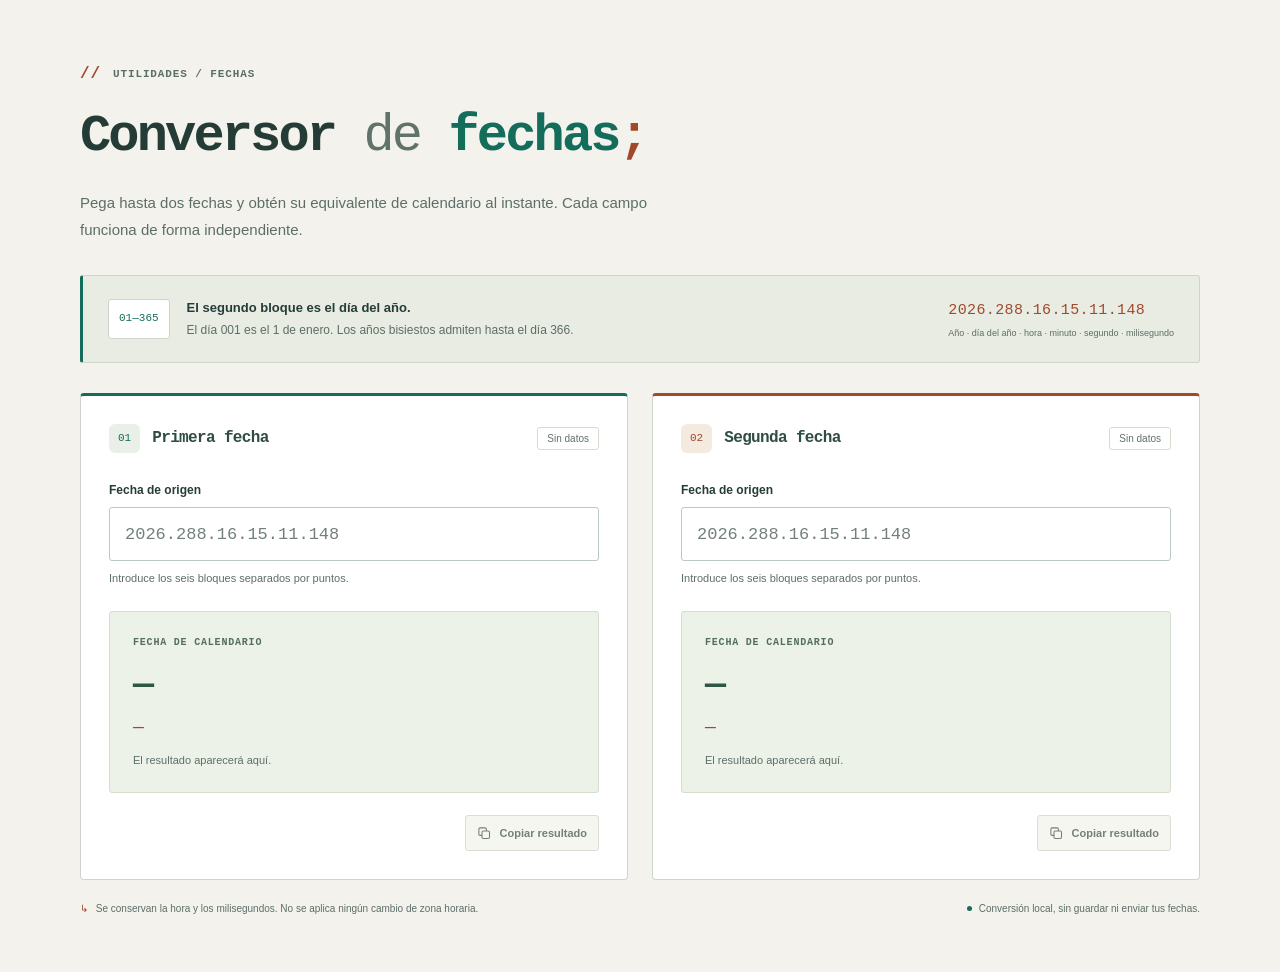
<file: conversor-fechas.html>
<!doctype html>
<html lang="es">
<head>
  <meta charset="utf-8">
  <meta name="viewport" content="width=device-width, initial-scale=1">
  <title>Conversor de fechas</title>
  <meta name="description" content="Convierte dos fechas en formato año.día-del-año.hora.minuto.segundo.milisegundo a fechas de calendario. Conversión local, automática y sin registros.">
  <meta name="theme-color" content="#f3f2ec">
  <link rel="icon" href="./assets/conversor-calendario.svg" type="image/svg+xml">
  <link rel="stylesheet" href="./conversor-fechas.css?v=20261028-code">
  <script type="module" src="./conversor-fechas.mjs?v=20261028"></script>
</head>
<body>
  <a class="skip-link" href="#contenido">Saltar al conversor</a>
  <main id="contenido" class="shell">
    <section class="intro" aria-labelledby="title">
      <p class="eyebrow"><span aria-hidden="true">//</span> UTILIDADES / FECHAS</p>
      <h1 id="title">Conversor <span class="title-connector">de</span> <em>fechas</em><span class="title-punctuation" aria-hidden="true">;</span></h1>
      <p class="intro-copy">Pega hasta dos fechas y obtén su equivalente de calendario al instante. Cada campo funciona de forma independiente.</p>
    </section>

    <aside class="format-guide" aria-label="Formato de entrada">
      <div class="format-title"><span class="format-icon" aria-hidden="true">01—365</span><div><strong>El segundo bloque es el día del año.</strong><p>El día 001 es el 1 de enero. Los años bisiestos admiten hasta el día 366.</p></div></div>
      <div class="format-sample"><code>2026.288.16.15.11.148</code><span>Año · día del año · hora · minuto · segundo · milisegundo</span></div>
    </aside>

    <div class="converter-grid" aria-label="Dos conversiones de fecha">
      <section class="converter-card" data-converter aria-labelledby="date-one-heading">
        <div class="card-heading"><div><span class="card-index">01</span><h2 id="date-one-heading">Primera fecha</h2></div><span class="state" data-state>Sin datos</span></div>
        <label for="date-one">Fecha de origen</label>
        <input id="date-one" type="text" placeholder="2026.288.16.15.11.148" autocomplete="off" autocapitalize="off" spellcheck="false" maxlength="64" aria-describedby="date-one-help" data-date-input>
        <p id="date-one-help" class="field-help" data-help>Introduce los seis bloques separados por puntos.</p>
        <div class="result-panel" aria-live="polite" aria-atomic="true">
          <p class="result-label">FECHA DE CALENDARIO</p>
          <output for="date-one" class="result-date" data-result-date>—</output>
          <p class="result-time" data-result-time>—</p>
          <p class="result-description" data-description>El resultado aparecerá aquí.</p>
        </div>
        <div class="card-bottom"><span class="copy-feedback" role="status" data-copy-feedback></span><button class="copy-button" type="button" disabled data-copy aria-label="Copiar resultado de la primera fecha"><svg viewBox="0 0 24 24" aria-hidden="true" fill="none" stroke="currentColor" stroke-width="1.7"><rect x="8" y="8" width="12" height="12" rx="2"/><path d="M15 8V5a2 2 0 0 0-2-2H5a2 2 0 0 0-2 2v8a2 2 0 0 0 2 2h3"/></svg>Copiar resultado</button></div>
      </section>

      <section class="converter-card" data-converter aria-labelledby="date-two-heading">
        <div class="card-heading"><div><span class="card-index">02</span><h2 id="date-two-heading">Segunda fecha</h2></div><span class="state" data-state>Sin datos</span></div>
        <label for="date-two">Fecha de origen</label>
        <input id="date-two" type="text" placeholder="2026.288.16.15.11.148" autocomplete="off" autocapitalize="off" spellcheck="false" maxlength="64" aria-describedby="date-two-help" data-date-input>
        <p id="date-two-help" class="field-help" data-help>Introduce los seis bloques separados por puntos.</p>
        <div class="result-panel" aria-live="polite" aria-atomic="true">
          <p class="result-label">FECHA DE CALENDARIO</p>
          <output for="date-two" class="result-date" data-result-date>—</output>
          <p class="result-time" data-result-time>—</p>
          <p class="result-description" data-description>El resultado aparecerá aquí.</p>
        </div>
        <div class="card-bottom"><span class="copy-feedback" role="status" data-copy-feedback></span><button class="copy-button" type="button" disabled data-copy aria-label="Copiar resultado de la segunda fecha"><svg viewBox="0 0 24 24" aria-hidden="true" fill="none" stroke="currentColor" stroke-width="1.7"><rect x="8" y="8" width="12" height="12" rx="2"/><path d="M15 8V5a2 2 0 0 0-2-2H5a2 2 0 0 0-2 2v8a2 2 0 0 0 2 2h3"/></svg>Copiar resultado</button></div>
      </section>
    </div>

    <div class="conversion-notes"><p><span aria-hidden="true">↳</span> Se conservan la hora y los milisegundos. No se aplica ningún cambio de zona horaria.</p><p class="local-note"><span aria-hidden="true"></span> Conversión local, sin guardar ni enviar tus fechas.</p></div>
    <noscript><p class="noscript-message">Activa JavaScript en tu navegador para convertir las fechas. La conversión se realiza en tu dispositivo.</p></noscript>
  </main>
</body>
</html>
</file>
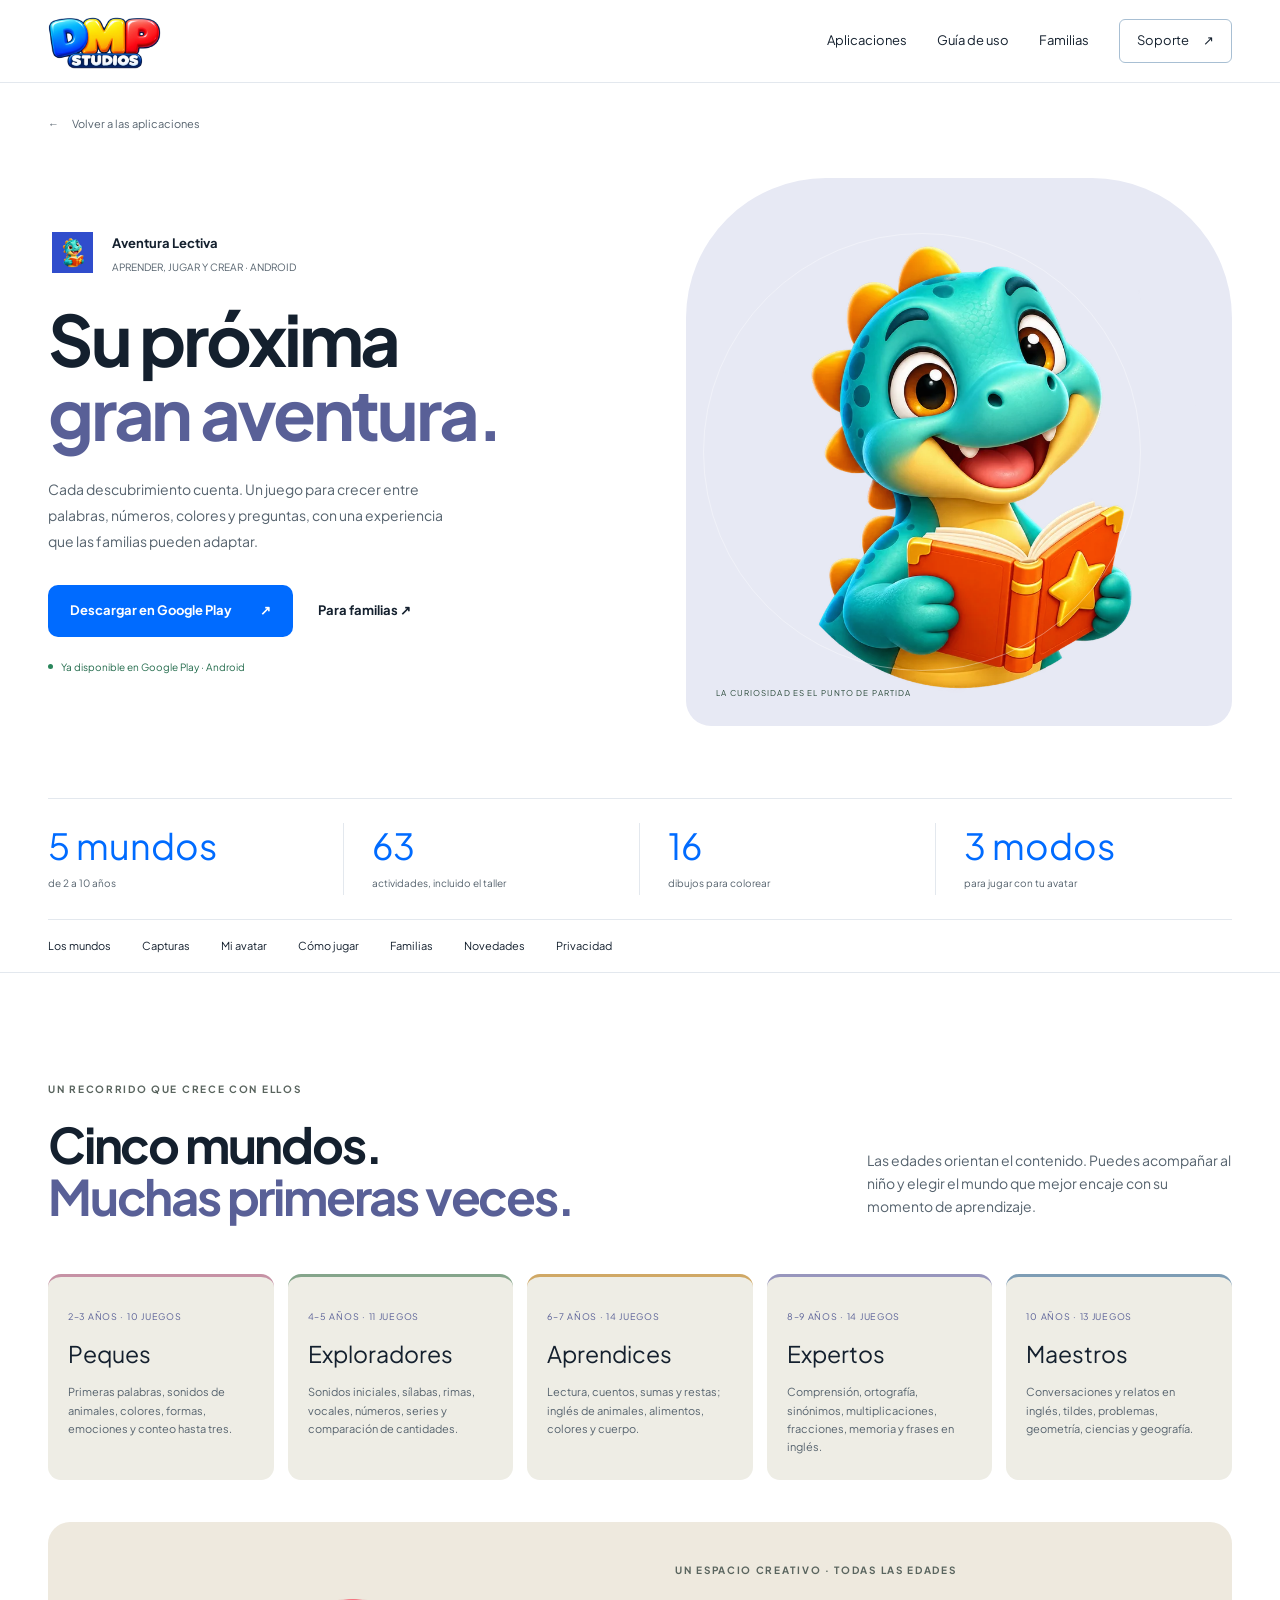
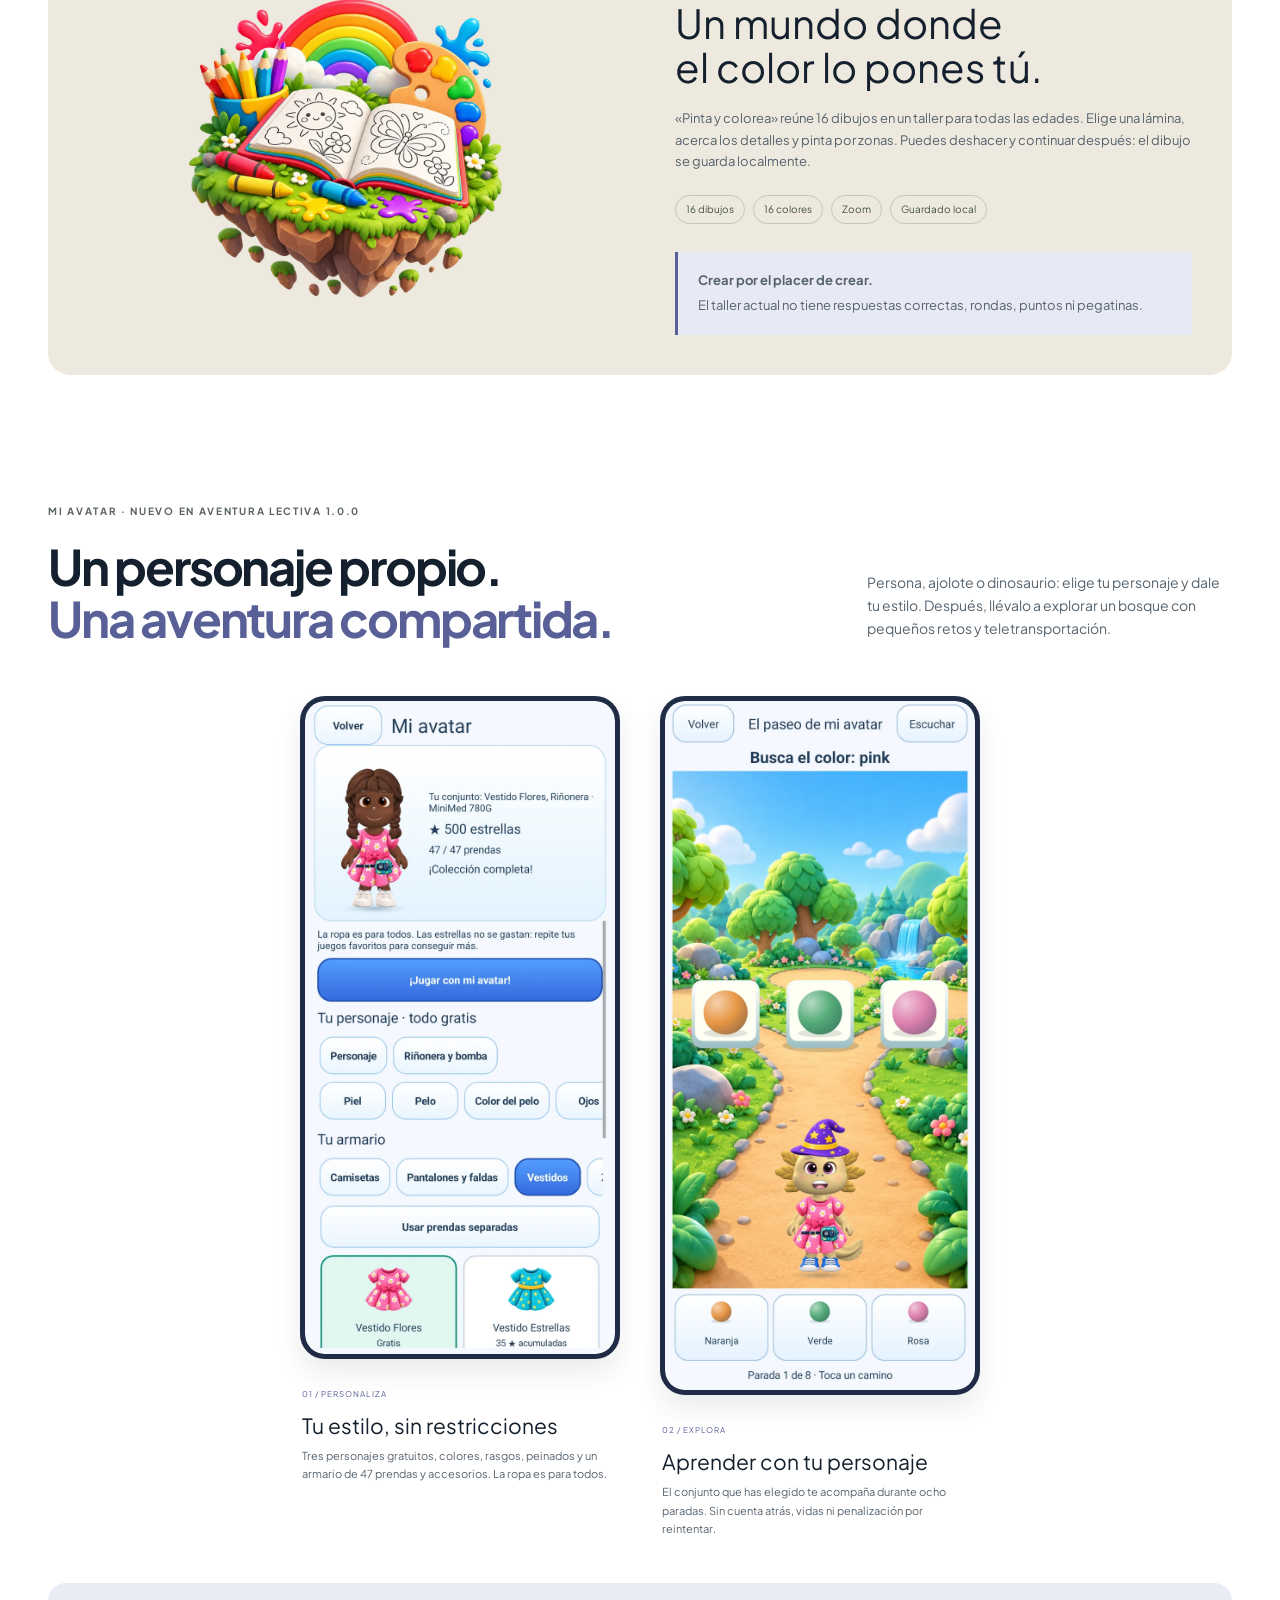
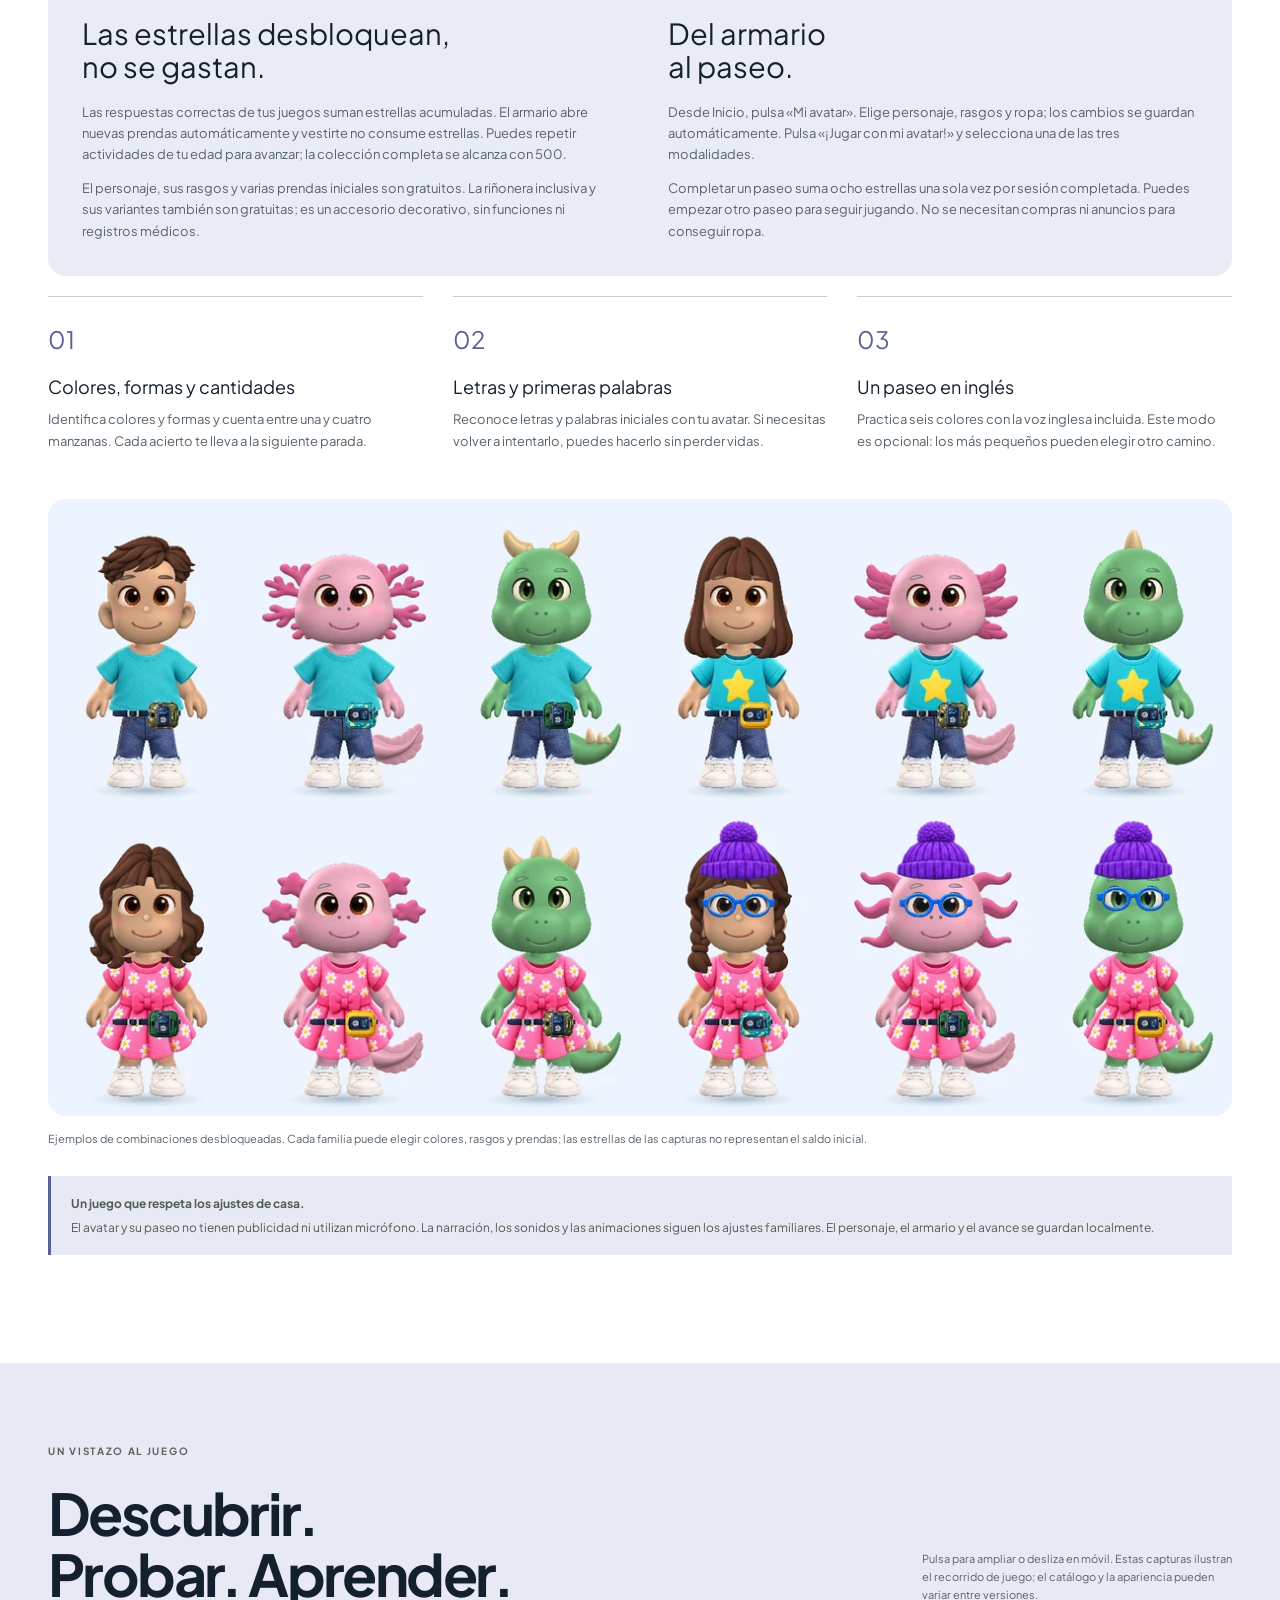
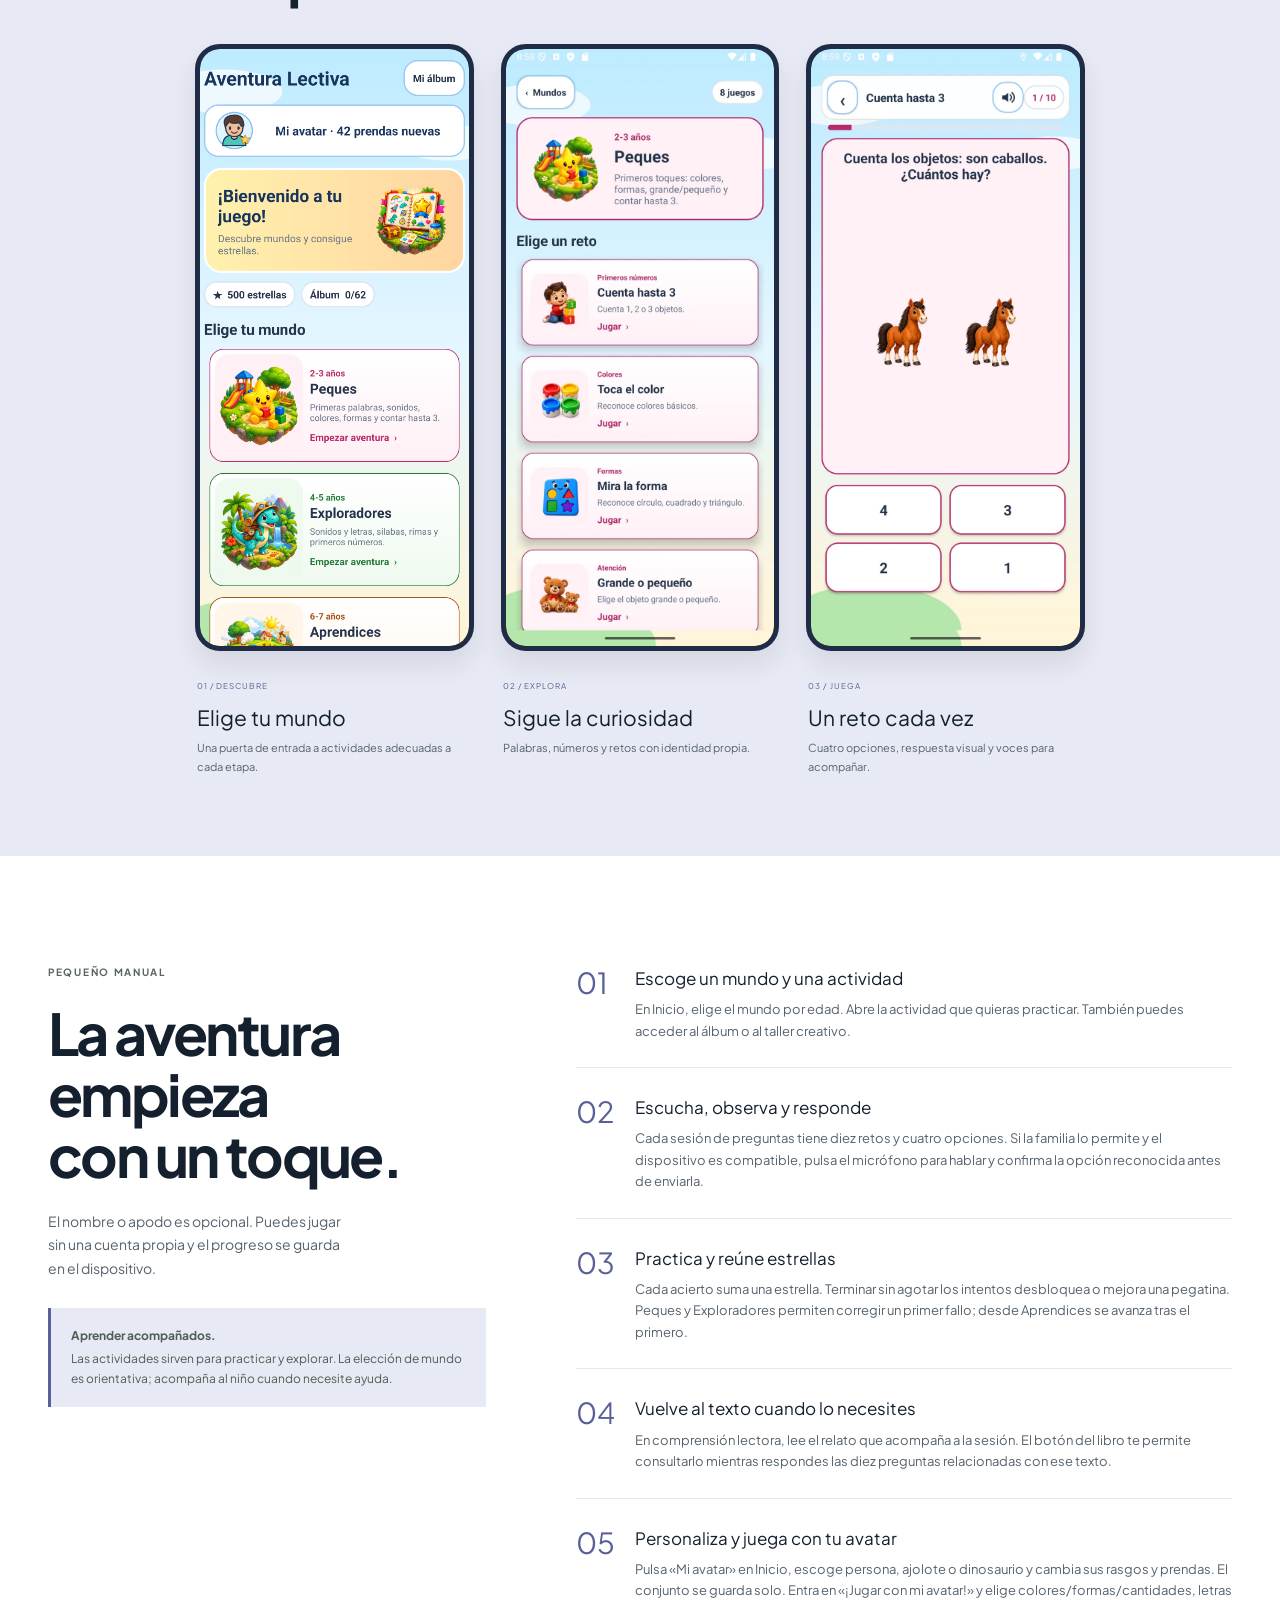
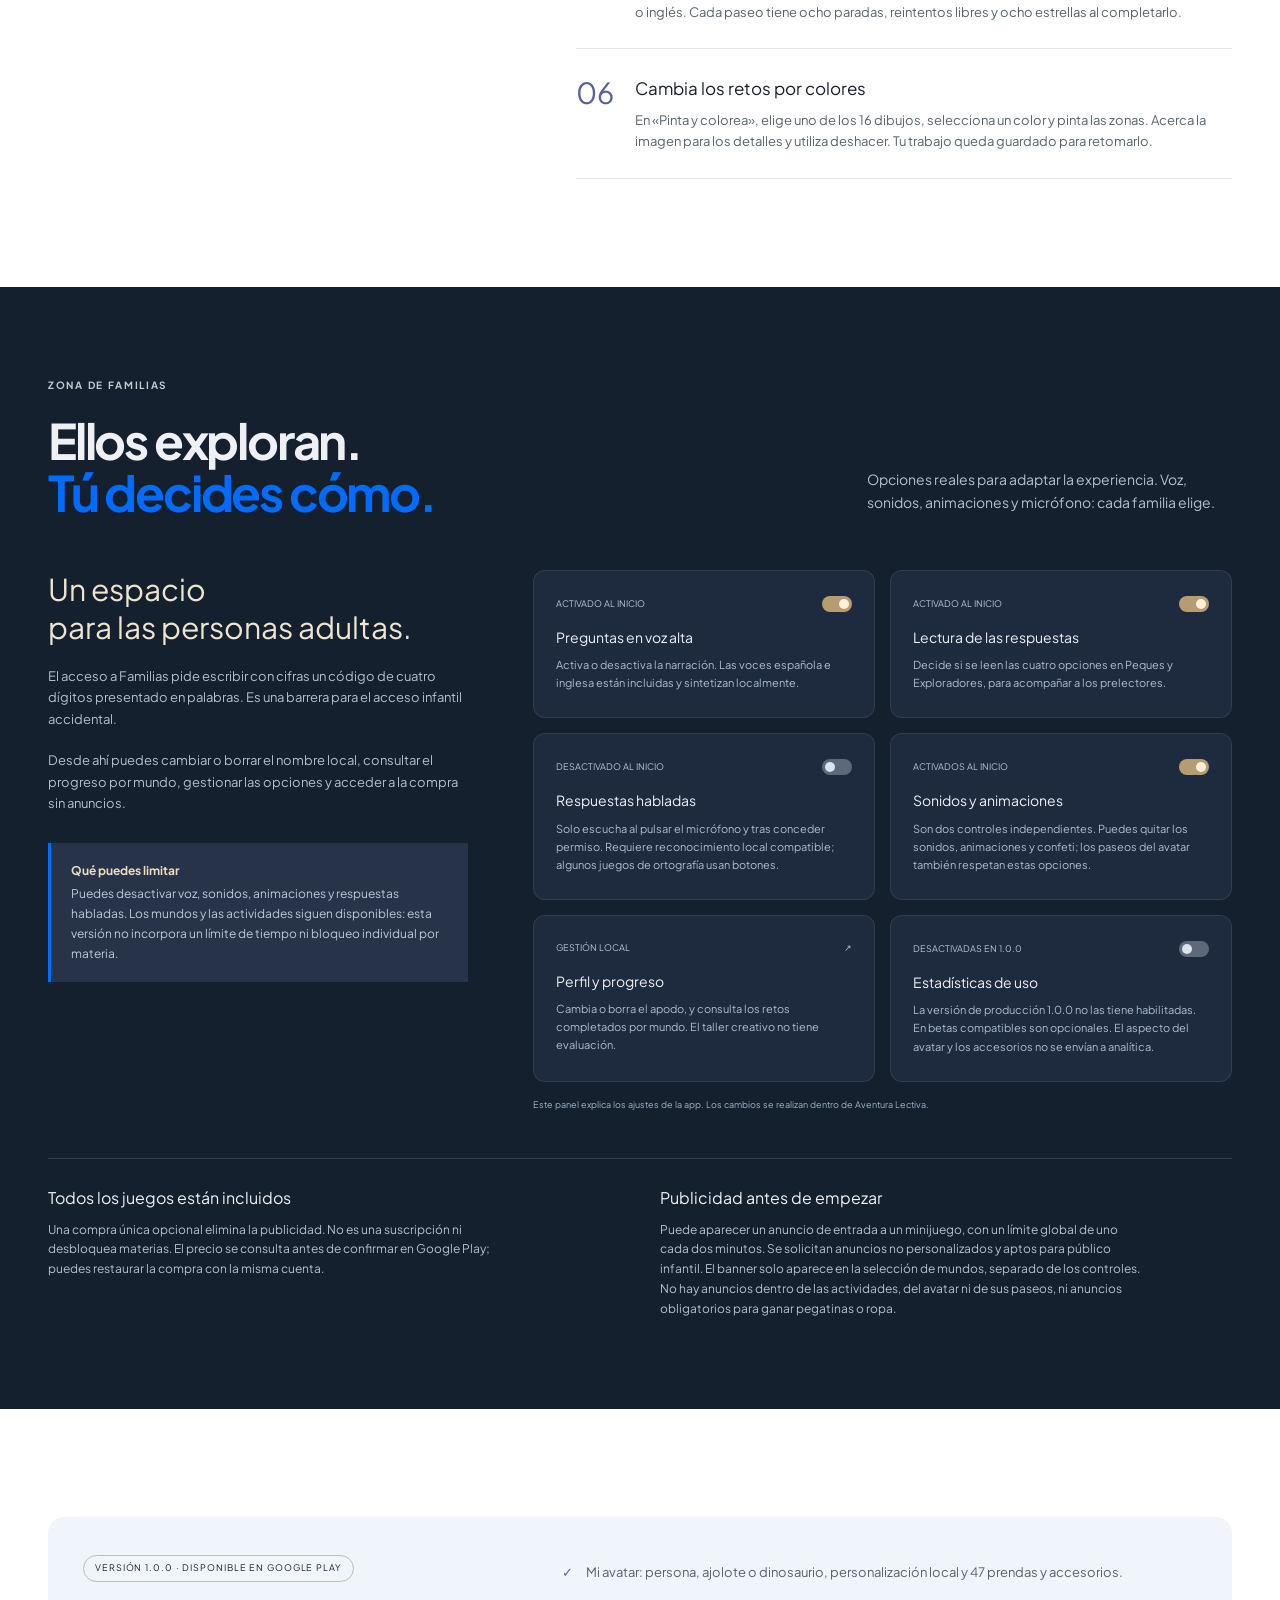
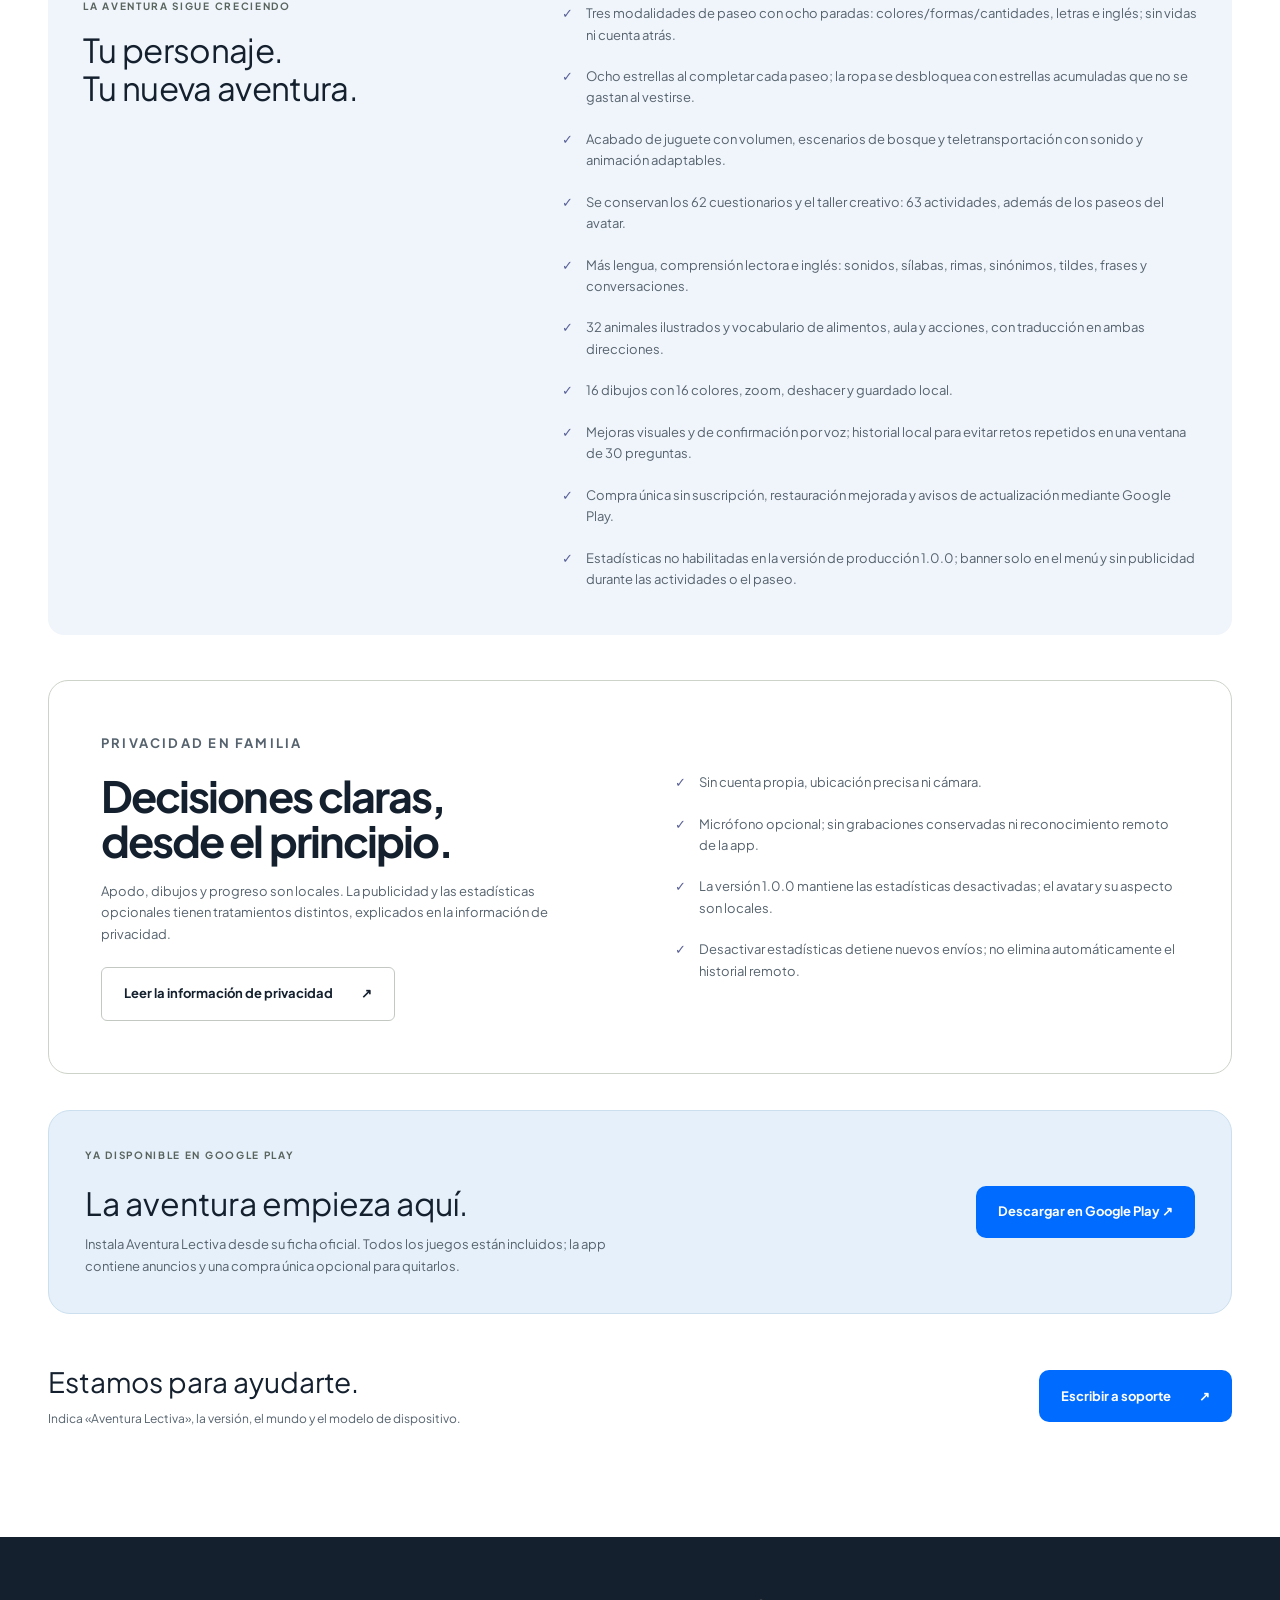
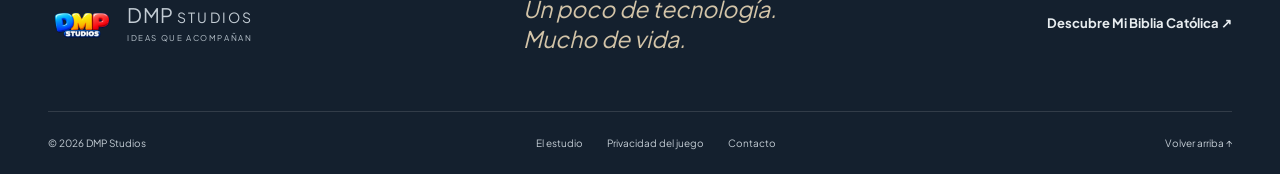
<file: guia-aventura.html>
<!doctype html><html lang="es"><head><meta charset="utf-8"><meta name="viewport" content="width=device-width, initial-scale=1"><title>Aventura Lectiva · Aprende, juega y crea · DMP Studios</title><meta name="description" content="Cinco mundos educativos de 2 a 10 años, 63 actividades, un avatar personalizable, paseos educativos en tres modos y 16 dibujos. Ya disponible en Google Play. Descarga Aventura Lectiva y consulta su manual, controles familiares y privacidad."><meta name="theme-color" content="#121c2c"><link rel="canonical" href="https://pablorodriguezdev.github.io/dmp-studios/juego.html"><meta property="og:type" content="website"><meta property="og:title" content="Aventura Lectiva · Su próxima gran aventura"><meta property="og:description" content="Aprender, jugar y crear en familia. Cinco mundos, un taller de pintura y un avatar con tres modalidades de paseo."><meta property="og:url" content="https://pablorodriguezdev.github.io/dmp-studios/juego.html"><meta property="og:image" content="https://pablorodriguezdev.github.io/dmp-studios/assets/game-mascot.webp"><link rel="icon" href="./assets/game-icon.webp" type="image/webp"><link rel="stylesheet" href="./styles.css?v=20261023-widgets"><link rel="stylesheet" href="./support-pages.css"></head>
<body class="app-page game-page"><a class="skip-link" href="#contenido">Saltar al contenido</a><header class="site-header" data-header><div class="nav-shell"><a class="brand" href="./index.html" aria-label="DMP Studios, inicio"><img src="./assets/dmp-wordmark.png" width="52" height="52" alt=""><span>DMP <b>STUDIOS</b><small>DESARROLLO INDEPENDIENTE</small></span></a><button class="menu-toggle" type="button" aria-expanded="false" aria-controls="site-nav" data-menu-toggle><span></span><span></span><span class="sr-only" data-menu-label>Abrir menú</span></button><nav id="site-nav" class="site-nav" aria-label="Navegación principal" data-nav><a href="./index.html#aplicaciones">Aplicaciones</a><a href="#guia">Guía de uso</a><a href="#familias">Familias</a><a class="nav-cta" href="#soporte">Soporte <span aria-hidden="true">↗</span></a></nav></div></header>
<main id="contenido"><div class="wrap"><p class="breadcrumb"><a href="./index.html#aplicaciones">← <span>Volver a las aplicaciones</span></a></p><section class="app-hero" id="juego"><div><div class="app-identity"><img src="./assets/game-icon.webp" width="256" height="256" alt="Icono de Aventura Lectiva"><div><strong>Aventura Lectiva</strong><small>APRENDER, JUGAR Y CREAR · ANDROID</small></div></div><h1>Su próxima<br><em>gran aventura.</em></h1><p class="hero-intro">Cada descubrimiento cuenta. Un juego para crecer entre palabras, números, colores y preguntas, con una experiencia que las familias pueden adaptar.</p><div class="actions"><a class="button button-ink" href="https://play.google.com/store/apps/details?id=com.rodri.juegolectivo" target="_blank" rel="noopener noreferrer">Descargar en Google Play <span aria-hidden="true">↗</span></a><a class="text-link" href="#familias">Para familias ↗</a></div><p class="status status-live"><span></span>Ya disponible en Google Play · Android</p></div><div class="app-visual"><span class="stage-orbit" aria-hidden="true"></span><img class="app-mascot" src="./assets/game-mascot.webp" width="900" height="900" alt="Dinosaurio lector, mascota de Aventura Lectiva" fetchpriority="high"><span class="stage-label">LA CURIOSIDAD ES EL PUNTO DE PARTIDA</span></div></section><div class="app-stats" aria-label="Datos del juego"><div><strong>5 mundos</strong><span>de 2 a 10 años</span></div><div><strong>63</strong><span>actividades, incluido el taller</span></div><div><strong>16</strong><span>dibujos para colorear</span></div><div><strong>3 modos</strong><span>para jugar con tu avatar</span></div></div></div>
<nav class="subnav" aria-label="Secciones de Aventura Lectiva"><div class="wrap"><a href="#mundos">Los mundos</a><a href="#capturas">Capturas</a><a href="#avatar">Mi avatar</a><a href="#guia">Cómo jugar</a><a href="#familias">Familias</a><a href="#novedades">Novedades</a><a href="#privacidad">Privacidad</a></div></nav>
<section class="section wrap" id="mundos"><div class="section-heading"><div><p class="eyebrow">UN RECORRIDO QUE CRECE CON ELLOS</p><h2>Cinco mundos.<br><em>Muchas primeras veces.</em></h2></div><p>Las edades orientan el contenido. Puedes acompañar al niño y elegir el mundo que mejor encaje con su momento de aprendizaje.</p></div><div class="world-grid"><article class="world-card" style="--world-color:#c692a5"><span>2–3 AÑOS · 10 JUEGOS</span><h3>Peques</h3><p>Primeras palabras, sonidos de animales, colores, formas, emociones y conteo hasta tres.</p></article><article class="world-card" style="--world-color:#85a58b"><span>4–5 AÑOS · 11 JUEGOS</span><h3>Exploradores</h3><p>Sonidos iniciales, sílabas, rimas, vocales, números, series y comparación de cantidades.</p></article><article class="world-card" style="--world-color:#d0a865"><span>6–7 AÑOS · 14 JUEGOS</span><h3>Aprendices</h3><p>Lectura, cuentos, sumas y restas; inglés de animales, alimentos, colores y cuerpo.</p></article><article class="world-card" style="--world-color:#9896bd"><span>8–9 AÑOS · 14 JUEGOS</span><h3>Expertos</h3><p>Comprensión, ortografía, sinónimos, multiplicaciones, fracciones, memoria y frases en inglés.</p></article><article class="world-card" style="--world-color:#7e9db5"><span>10 AÑOS · 13 JUEGOS</span><h3>Maestros</h3><p>Conversaciones y relatos en inglés, tildes, problemas, geometría, ciencias y geografía.</p></article></div><article class="paint-panel"><img src="./assets/game-paint.webp" width="850" height="850" loading="lazy" alt="Ilustración del taller Pinta y colorea con lápices, pinturas y un libro"><div><p class="eyebrow">UN ESPACIO CREATIVO · TODAS LAS EDADES</p><h3>Un mundo donde<br>el color lo pones tú.</h3><p>«Pinta y colorea» reúne 16 dibujos en un taller para todas las edades. Elige una lámina, acerca los detalles y pinta por zonas. Puedes deshacer y continuar después: el dibujo se guarda localmente.</p><ul class="feature-tags"><li>16 dibujos</li><li>16 colores</li><li>Zoom</li><li>Guardado local</li></ul><p class="tip"><strong>Crear por el placer de crear.</strong>El taller actual no tiene respuestas correctas, rondas, puntos ni pegatinas.</p></div></article></section>
<section class="section wrap avatar-section" id="avatar"><div class="section-heading"><div><p class="eyebrow">MI AVATAR · NUEVO EN AVENTURA LECTIVA 1.0.0</p><h2>Un personaje propio.<br><em>Una aventura compartida.</em></h2></div><p>Persona, ajolote o dinosaurio: elige tu personaje y dale tu estilo. Después, llévalo a explorar un bosque con pequeños retos y teletransportación.</p></div><div class="avatar-shots"><figure class="screenshot-card"><a href="./assets/game-avatar.webp" data-lightbox data-caption="Mi avatar · Personalización, armario y acceso al paseo" aria-label="Ampliar captura de Mi avatar"><img src="./assets/game-avatar.webp" width="720" height="1516" alt="Mi avatar con personaje personalizado, armario y botón para jugar" loading="lazy"></a><figcaption><small>01 / PERSONALIZA</small><strong>Tu estilo, sin restricciones</strong><p>Tres personajes gratuitos, colores, rasgos, peinados y un armario de 47 prendas y accesorios. La ropa es para todos.</p></figcaption></figure><figure class="screenshot-card"><a href="./assets/game-avatar-walk.webp" data-lightbox data-caption="El paseo de mi avatar · Ocho paradas y tres modalidades educativas" aria-label="Ampliar captura del paseo del avatar"><img src="./assets/game-avatar-walk.webp" width="720" height="1600" alt="Paseo del avatar en el bosque con un reto de colores en inglés" loading="lazy"></a><figcaption><small>02 / EXPLORA</small><strong>Aprender con tu personaje</strong><p>El conjunto que has elegido te acompaña durante ocho paradas. Sin cuenta atrás, vidas ni penalización por reintentar.</p></figcaption></figure></div><div class="avatar-details"><article><h3>Las estrellas desbloquean,<br>no se gastan.</h3><p>Las respuestas correctas de tus juegos suman estrellas acumuladas. El armario abre nuevas prendas automáticamente y vestirte no consume estrellas. Puedes repetir actividades de tu edad para avanzar; la colección completa se alcanza con 500.</p><p>El personaje, sus rasgos y varias prendas iniciales son gratuitos. La riñonera inclusiva y sus variantes también son gratuitas; es un accesorio decorativo, sin funciones ni registros médicos.</p></article><article><h3>Del armario<br>al paseo.</h3><p>Desde Inicio, pulsa «Mi avatar». Elige personaje, rasgos y ropa; los cambios se guardan automáticamente. Pulsa «¡Jugar con mi avatar!» y selecciona una de las tres modalidades.</p><p>Completar un paseo suma ocho estrellas una sola vez por sesión completada. Puedes empezar otro paseo para seguir jugando. No se necesitan compras ni anuncios para conseguir ropa.</p></article></div><div class="feature-grid"><article class="feature-item"><span>01</span><h3>Colores, formas y cantidades</h3><p>Identifica colores y formas y cuenta entre una y cuatro manzanas. Cada acierto te lleva a la siguiente parada.</p></article><article class="feature-item"><span>02</span><h3>Letras y primeras palabras</h3><p>Reconoce letras y palabras iniciales con tu avatar. Si necesitas volver a intentarlo, puedes hacerlo sin perder vidas.</p></article><article class="feature-item"><span>03</span><h3>Un paseo en inglés</h3><p>Practica seis colores con la voz inglesa incluida. Este modo es opcional: los más pequeños pueden elegir otro camino.</p></article></div><figure class="avatar-outfits"><a href="./assets/game-avatar-outfits.webp" data-lightbox data-caption="Ejemplos de personajes y conjuntos desbloqueados" aria-label="Ampliar ejemplos de personajes y conjuntos"><img src="./assets/game-avatar-outfits.webp" width="1200" height="625" loading="lazy" alt="Ejemplos de persona, ajolote y dinosaurio con distintas prendas y rasgos"></a><figcaption>Ejemplos de combinaciones desbloqueadas. Cada familia puede elegir colores, rasgos y prendas; las estrellas de las capturas no representan el saldo inicial.</figcaption></figure><div class="tip"><strong>Un juego que respeta los ajustes de casa.</strong>El avatar y su paseo no tienen publicidad ni utilizan micrófono. La narración, los sonidos y las animaciones siguen los ajustes familiares. El personaje, el armario y el avance se guardan localmente.</div></section><section class="gallery-section" id="capturas"><div class="wrap"><div class="gallery-heading"><div><p class="eyebrow">UN VISTAZO AL JUEGO</p><h2>Descubrir.<br>Probar. <em>Aprender.</em></h2></div><p>Pulsa para ampliar o desliza en móvil. Estas capturas ilustran el recorrido de juego; el catálogo y la apariencia pueden variar entre versiones.</p></div><div class="screenshot-gallery three-shots"><figure class="screenshot-card"><a href="./assets/game-home-current.png" data-lightbox data-caption="Inicio · Elige un mundo y consulta tu álbum" aria-label="Ampliar captura de inicio"><img src="./assets/game-home-current.png" width="720" height="1600" loading="lazy" alt="Inicio de Aventura Lectiva con los mundos por edades"></a><figcaption><small>01 / DESCUBRE</small><strong>Elige tu mundo</strong><p>Una puerta de entrada a actividades adecuadas a cada etapa.</p></figcaption></figure><figure class="screenshot-card"><a href="./assets/game-world.webp" data-lightbox data-caption="Actividades · Elige qué quieres explorar" aria-label="Ampliar captura de actividades"><img src="./assets/game-world.webp" width="720" height="1600" loading="lazy" alt="Lista de actividades de Peques con sus ilustraciones"></a><figcaption><small>02 / EXPLORA</small><strong>Sigue la curiosidad</strong><p>Palabras, números y retos con identidad propia.</p></figcaption></figure><figure class="screenshot-card"><a href="./assets/game-challenge.webp" data-lightbox data-caption="Partida · Diez preguntas, cuatro opciones y estrellas" aria-label="Ampliar captura de una partida"><img src="./assets/game-challenge.webp" width="720" height="1600" loading="lazy" alt="Un reto de colores con cuatro respuestas grandes"></a><figcaption><small>03 / JUEGA</small><strong>Un reto cada vez</strong><p>Cuatro opciones, respuesta visual y voces para acompañar.</p></figcaption></figure></div></div></section>
<section class="section wrap" id="guia"><div class="guide-layout"><div class="guide-copy"><p class="eyebrow">PEQUEÑO MANUAL</p><h2>La aventura empieza<br><em>con un toque.</em></h2><p>El nombre o apodo es opcional. Puedes jugar sin una cuenta propia y el progreso se guarda en el dispositivo.</p><div class="tip"><strong>Aprender acompañados.</strong>Las actividades sirven para practicar y explorar. La elección de mundo es orientativa; acompaña al niño cuando necesite ayuda.</div></div><ol class="guide-steps"><li><span>01</span><div><h3>Escoge un mundo y una actividad</h3><p>En Inicio, elige el mundo por edad. Abre la actividad que quieras practicar. También puedes acceder al álbum o al taller creativo.</p></div></li><li><span>02</span><div><h3>Escucha, observa y responde</h3><p>Cada sesión de preguntas tiene diez retos y cuatro opciones. Si la familia lo permite y el dispositivo es compatible, pulsa el micrófono para hablar y confirma la opción reconocida antes de enviarla.</p></div></li><li><span>03</span><div><h3>Practica y reúne estrellas</h3><p>Cada acierto suma una estrella. Terminar sin agotar los intentos desbloquea o mejora una pegatina. Peques y Exploradores permiten corregir un primer fallo; desde Aprendices se avanza tras el primero.</p></div></li><li><span>04</span><div><h3>Vuelve al texto cuando lo necesites</h3><p>En comprensión lectora, lee el relato que acompaña a la sesión. El botón del libro te permite consultarlo mientras respondes las diez preguntas relacionadas con ese texto.</p></div></li><li><span>05</span><div><h3>Personaliza y juega con tu avatar</h3><p>Pulsa «Mi avatar» en Inicio, escoge persona, ajolote o dinosaurio y cambia sus rasgos y prendas. El conjunto se guarda solo. Entra en «¡Jugar con mi avatar!» y elige colores/formas/cantidades, letras o inglés. Cada paseo tiene ocho paradas, reintentos libres y ocho estrellas al completarlo.</p></div></li><li><span>06</span><div><h3>Cambia los retos por colores</h3><p>En «Pinta y colorea», elige uno de los 16 dibujos, selecciona un color y pinta las zonas. Acerca la imagen para los detalles y utiliza deshacer. Tu trabajo queda guardado para retomarlo.</p></div></li></ol></div></section>
<section class="family-section" id="familias"><div class="wrap"><div class="section-heading"><div><p class="eyebrow light">ZONA DE FAMILIAS</p><h2>Ellos exploran.<br><em>Tú decides cómo.</em></h2></div><p>Opciones reales para adaptar la experiencia. Voz, sonidos, animaciones y micrófono: cada familia elige.</p></div><div class="family-layout"><div class="family-guide"><div><h3>Un espacio<br>para las personas adultas.</h3><p>El acceso a Familias pide escribir con cifras un código de cuatro dígitos presentado en palabras. Es una barrera para el acceso infantil accidental.</p><p>Desde ahí puedes cambiar o borrar el nombre local, consultar el progreso por mundo, gestionar las opciones y acceder a la compra sin anuncios.</p></div><div class="tip"><strong>Qué puedes limitar</strong>Puedes desactivar voz, sonidos, animaciones y respuestas habladas. Los mundos y las actividades siguen disponibles: esta versión no incorpora un límite de tiempo ni bloqueo individual por materia.</div></div><div><div class="family-controls"><article class="family-control"><div class="family-control-top"><span>ACTIVADO AL INICIO</span><i class="illustrated-switch on" aria-hidden="true"></i></div><h4>Preguntas en voz alta</h4><p>Activa o desactiva la narración. Las voces española e inglesa están incluidas y sintetizan localmente.</p></article><article class="family-control"><div class="family-control-top"><span>ACTIVADO AL INICIO</span><i class="illustrated-switch on" aria-hidden="true"></i></div><h4>Lectura de las respuestas</h4><p>Decide si se leen las cuatro opciones en Peques y Exploradores, para acompañar a los prelectores.</p></article><article class="family-control"><div class="family-control-top"><span>DESACTIVADO AL INICIO</span><i class="illustrated-switch" aria-hidden="true"></i></div><h4>Respuestas habladas</h4><p>Solo escucha al pulsar el micrófono y tras conceder permiso. Requiere reconocimiento local compatible; algunos juegos de ortografía usan botones.</p></article><article class="family-control"><div class="family-control-top"><span>ACTIVADOS AL INICIO</span><i class="illustrated-switch on" aria-hidden="true"></i></div><h4>Sonidos y animaciones</h4><p>Son dos controles independientes. Puedes quitar los sonidos, animaciones y confeti; los paseos del avatar también respetan estas opciones.</p></article><article class="family-control"><div class="family-control-top"><span>GESTIÓN LOCAL</span><span aria-hidden="true">↗</span></div><h4>Perfil y progreso</h4><p>Cambia o borra el apodo, y consulta los retos completados por mundo. El taller creativo no tiene evaluación.</p></article><article class="family-control"><div class="family-control-top"><span>DESACTIVADAS EN 1.0.0</span><i class="illustrated-switch" aria-hidden="true"></i></div><h4>Estadísticas de uso</h4><p>La versión de producción 1.0.0 no las tiene habilitadas. En betas compatibles son opcionales. El aspecto del avatar y los accesorios no se envían a analítica.</p></article></div><p class="family-caption">Este panel explica los ajustes de la app. Los cambios se realizan dentro de Aventura Lectiva.</p></div></div><div class="monetization-note"><article><h3>Todos los juegos están incluidos</h3><p>Una compra única opcional elimina la publicidad. No es una suscripción ni desbloquea materias. El precio se consulta antes de confirmar en Google Play; puedes restaurar la compra con la misma cuenta.</p></article><article><h3>Publicidad antes de empezar</h3><p>Puede aparecer un anuncio de entrada a un minijuego, con un límite global de uno cada dos minutos. Se solicitan anuncios no personalizados y aptos para público infantil. El banner solo aparece en la selección de mundos, separado de los controles. No hay anuncios dentro de las actividades, del avatar ni de sus paseos, ni anuncios obligatorios para ganar pegatinas o ropa.</p></article></div></div></section>
<section class="section wrap" id="novedades"><div class="release-note"><div><span class="version">VERSIÓN 1.0.0 · DISPONIBLE EN GOOGLE PLAY</span><p class="eyebrow">LA AVENTURA SIGUE CRECIENDO</p><h3>Tu personaje.<br>Tu nueva aventura.</h3></div><ul class="check-list"><li>Mi avatar: persona, ajolote o dinosaurio, personalización local y 47 prendas y accesorios.</li><li>Tres modalidades de paseo con ocho paradas: colores/formas/cantidades, letras e inglés; sin vidas ni cuenta atrás.</li><li>Ocho estrellas al completar cada paseo; la ropa se desbloquea con estrellas acumuladas que no se gastan al vestirse.</li><li>Acabado de juguete con volumen, escenarios de bosque y teletransportación con sonido y animación adaptables.</li><li>Se conservan los 62 cuestionarios y el taller creativo: 63 actividades, además de los paseos del avatar.</li><li>Más lengua, comprensión lectora e inglés: sonidos, sílabas, rimas, sinónimos, tildes, frases y conversaciones.</li><li>32 animales ilustrados y vocabulario de alimentos, aula y acciones, con traducción en ambas direcciones.</li><li>16 dibujos con 16 colores, zoom, deshacer y guardado local.</li><li>Mejoras visuales y de confirmación por voz; historial local para evitar retos repetidos en una ventana de 30 preguntas.</li><li>Compra única sin suscripción, restauración mejorada y avisos de actualización mediante Google Play.</li><li>Estadísticas no habilitadas en la versión de producción 1.0.0; banner solo en el menú y sin publicidad durante las actividades o el paseo.</li></ul></div><section class="app-privacy" id="privacidad"><div><p class="eyebrow">PRIVACIDAD EN FAMILIA</p><h2>Decisiones claras,<br><em>desde el principio.</em></h2><p>Apodo, dibujos y progreso son locales. La publicidad y las estadísticas opcionales tienen tratamientos distintos, explicados en la información de privacidad.</p><a class="button button-outline" href="./privacidad-aventura.html">Leer la información de privacidad <span aria-hidden="true">↗</span></a></div><ul class="check-list"><li>Sin cuenta propia, ubicación precisa ni cámara.</li><li>Micrófono opcional; sin grabaciones conservadas ni reconocimiento remoto de la app.</li><li>La versión 1.0.0 mantiene las estadísticas desactivadas; el avatar y su aspecto son locales.</li><li>Desactivar estadísticas detiene nuevos envíos; no elimina automáticamente el historial remoto.</li></ul></section><section class="download-banner"><div><p class="eyebrow">YA DISPONIBLE EN GOOGLE PLAY</p><h3>La aventura empieza aquí.</h3><p>Instala Aventura Lectiva desde su ficha oficial. Todos los juegos están incluidos; la app contiene anuncios y una compra única opcional para quitarlos.</p></div><a class="button button-ink" href="https://play.google.com/store/apps/details?id=com.rodri.juegolectivo" target="_blank" rel="noopener noreferrer">Descargar en Google Play ↗</a></section><section class="app-support" id="soporte"><div><h3>Estamos para ayudarte.</h3><p>Indica «Aventura Lectiva», la versión, el mundo y el modelo de dispositivo.</p></div><a class="button button-ink" href="mailto:dmpstudiodev@gmail.com?subject=Soporte%20Aventura%20Lectiva">Escribir a soporte <span aria-hidden="true">↗</span></a></section></section>
</main><footer class="site-footer"><div class="wrap footer-top"><a class="brand" href="./index.html"><img src="./assets/dmp-wordmark.png" width="52" height="52" alt=""><span>DMP <b>STUDIOS</b><small>IDEAS QUE ACOMPAÑAN</small></span></a><p>Un poco de tecnología.<br>Mucho de vida.</p><a class="text-link light-link" href="./biblia.html">Descubre Mi Biblia Católica ↗</a></div><div class="wrap footer-bottom"><p>© <span data-year>2026</span> DMP Studios</p><nav aria-label="Navegación secundaria"><a href="./index.html">El estudio</a><a href="./privacidad-aventura.html">Privacidad del juego</a><a href="./index.html#soporte">Contacto</a></nav><a href="#juego">Volver arriba ↑</a></div></footer><script src="./app.js?v=20261013-3" defer></script></body></html>
</file>
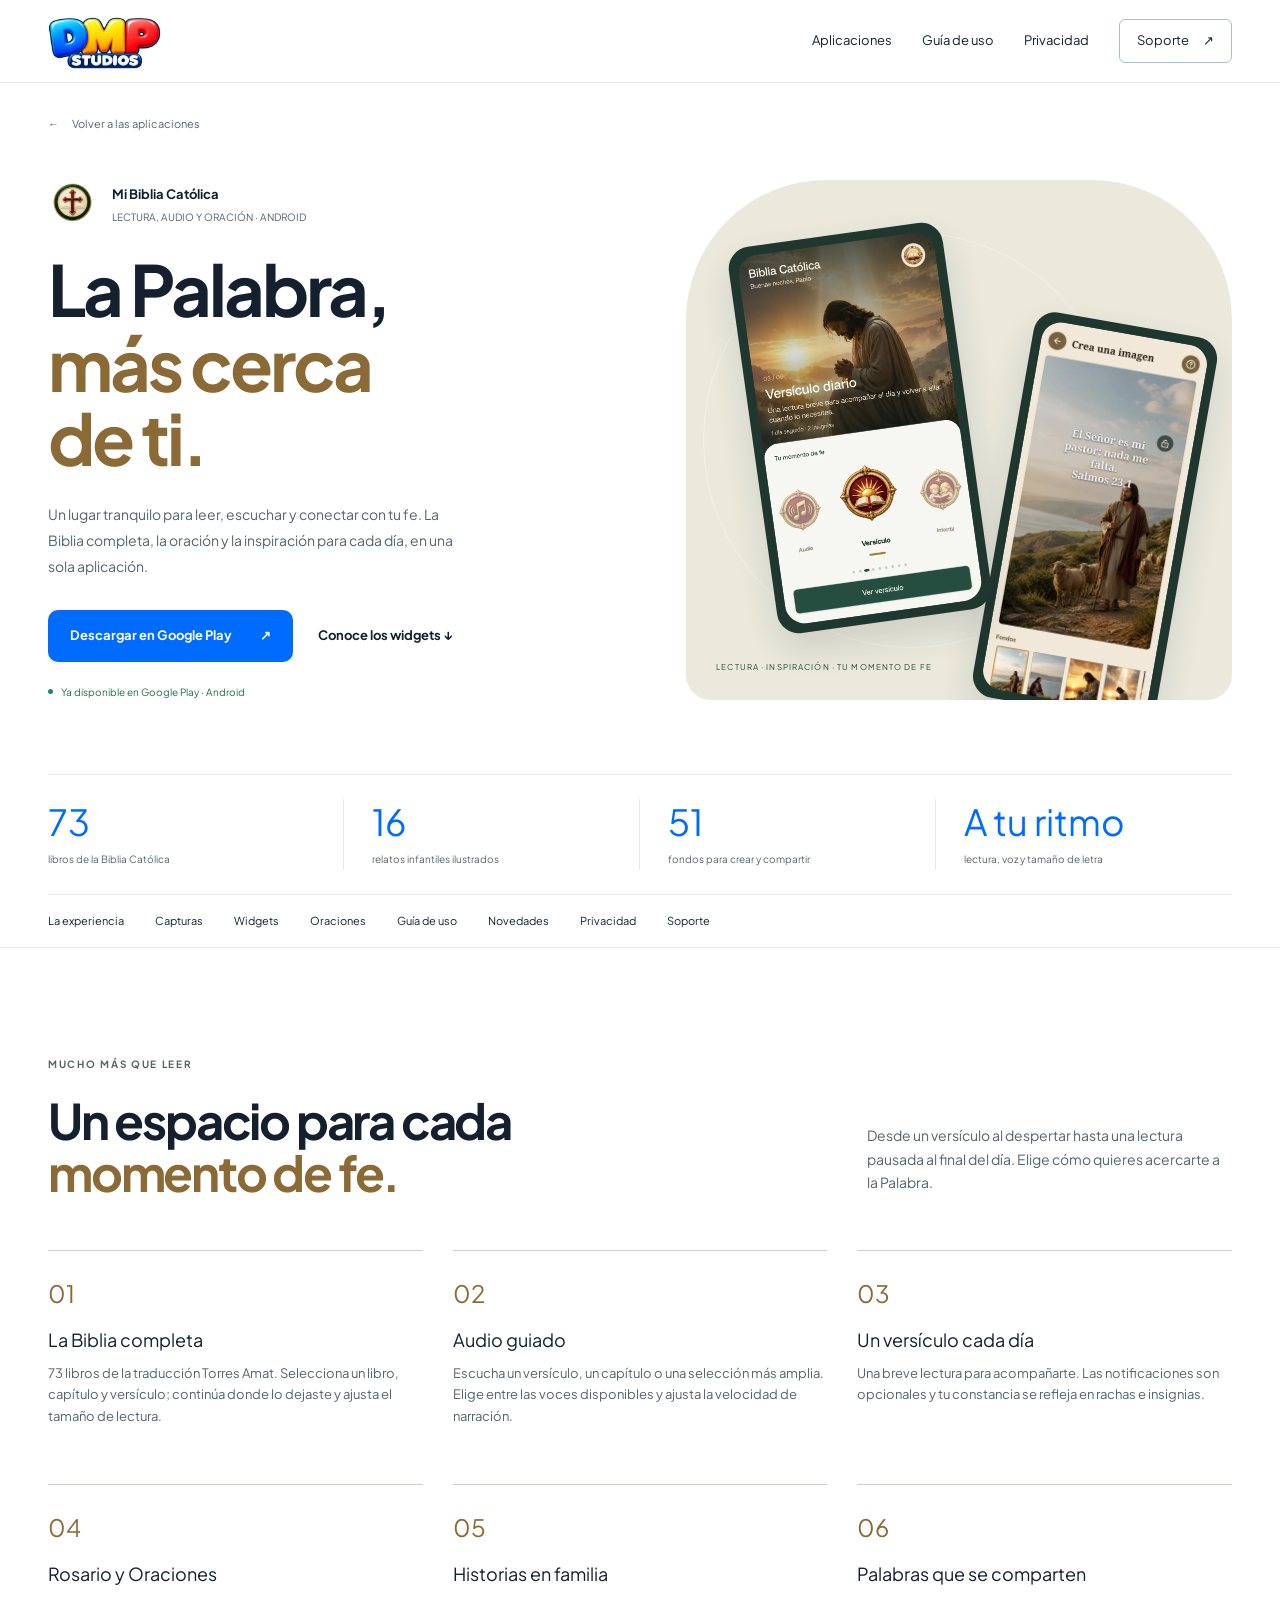
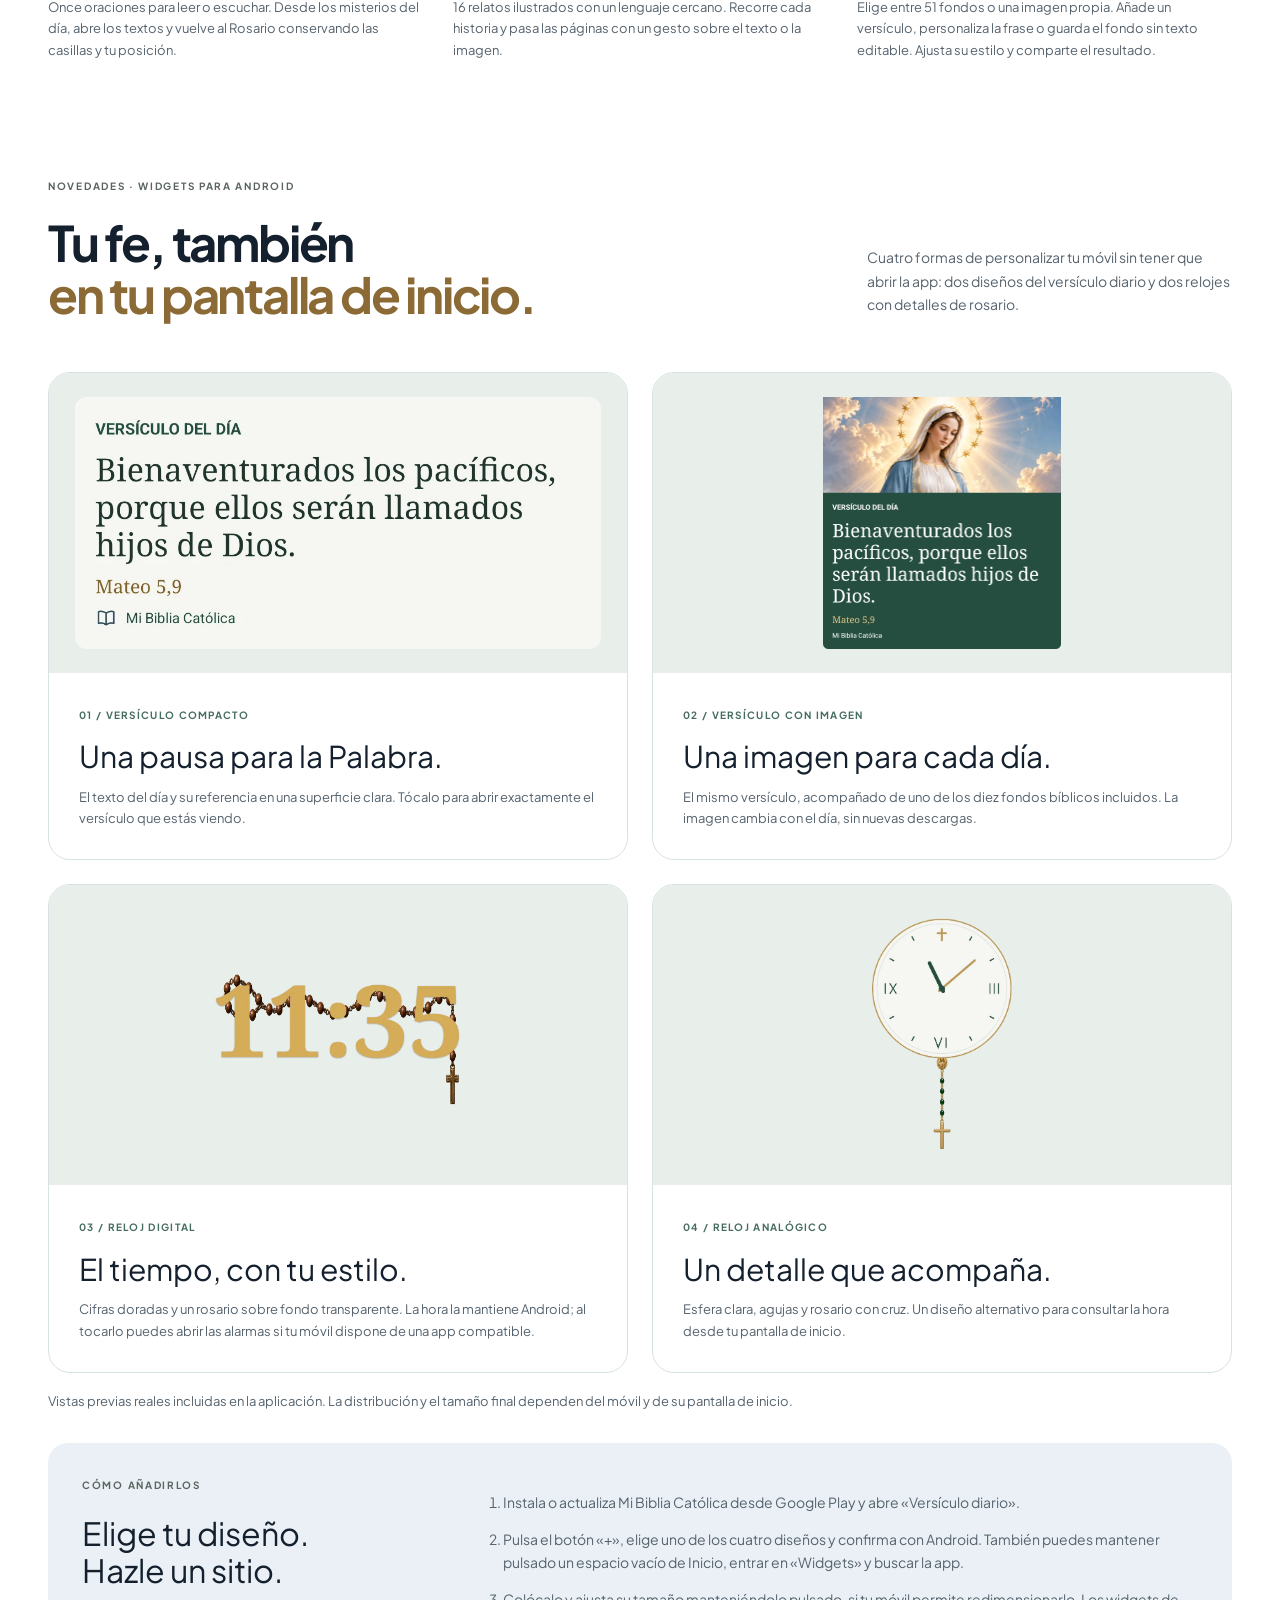
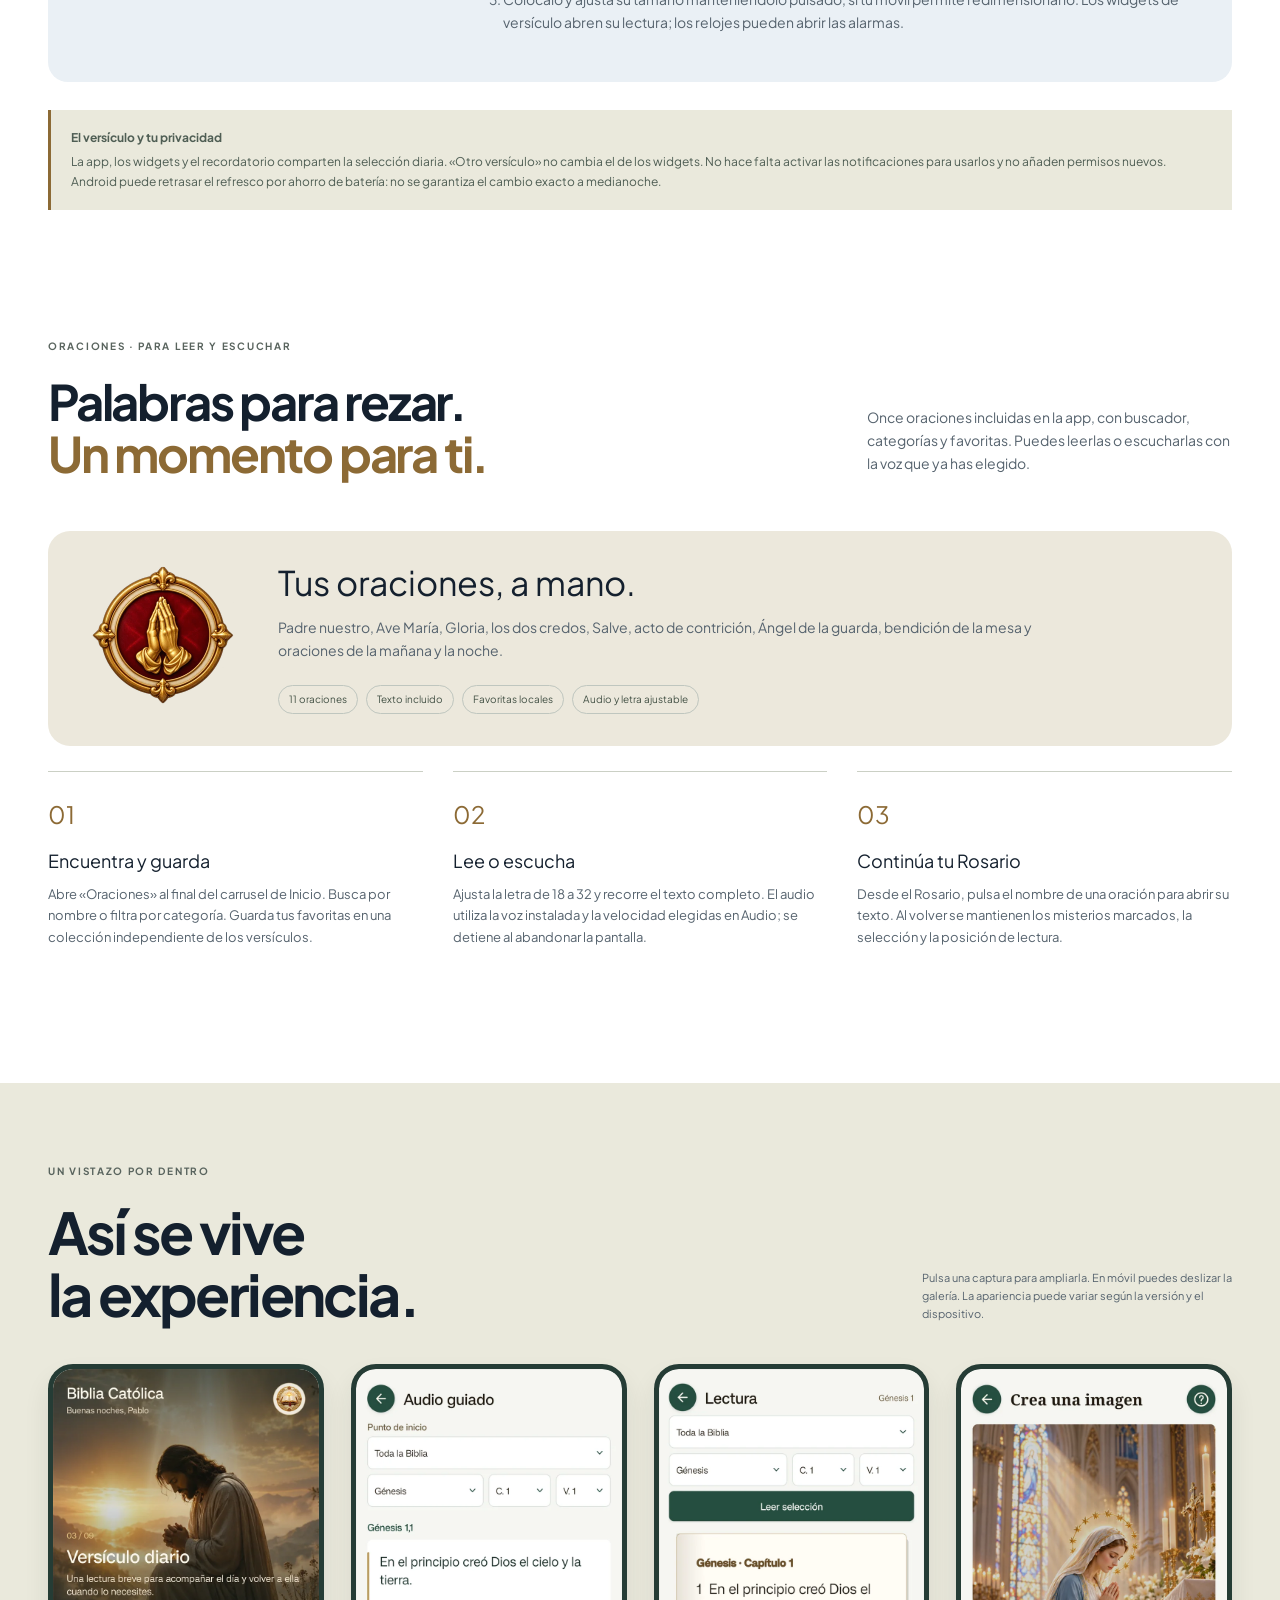
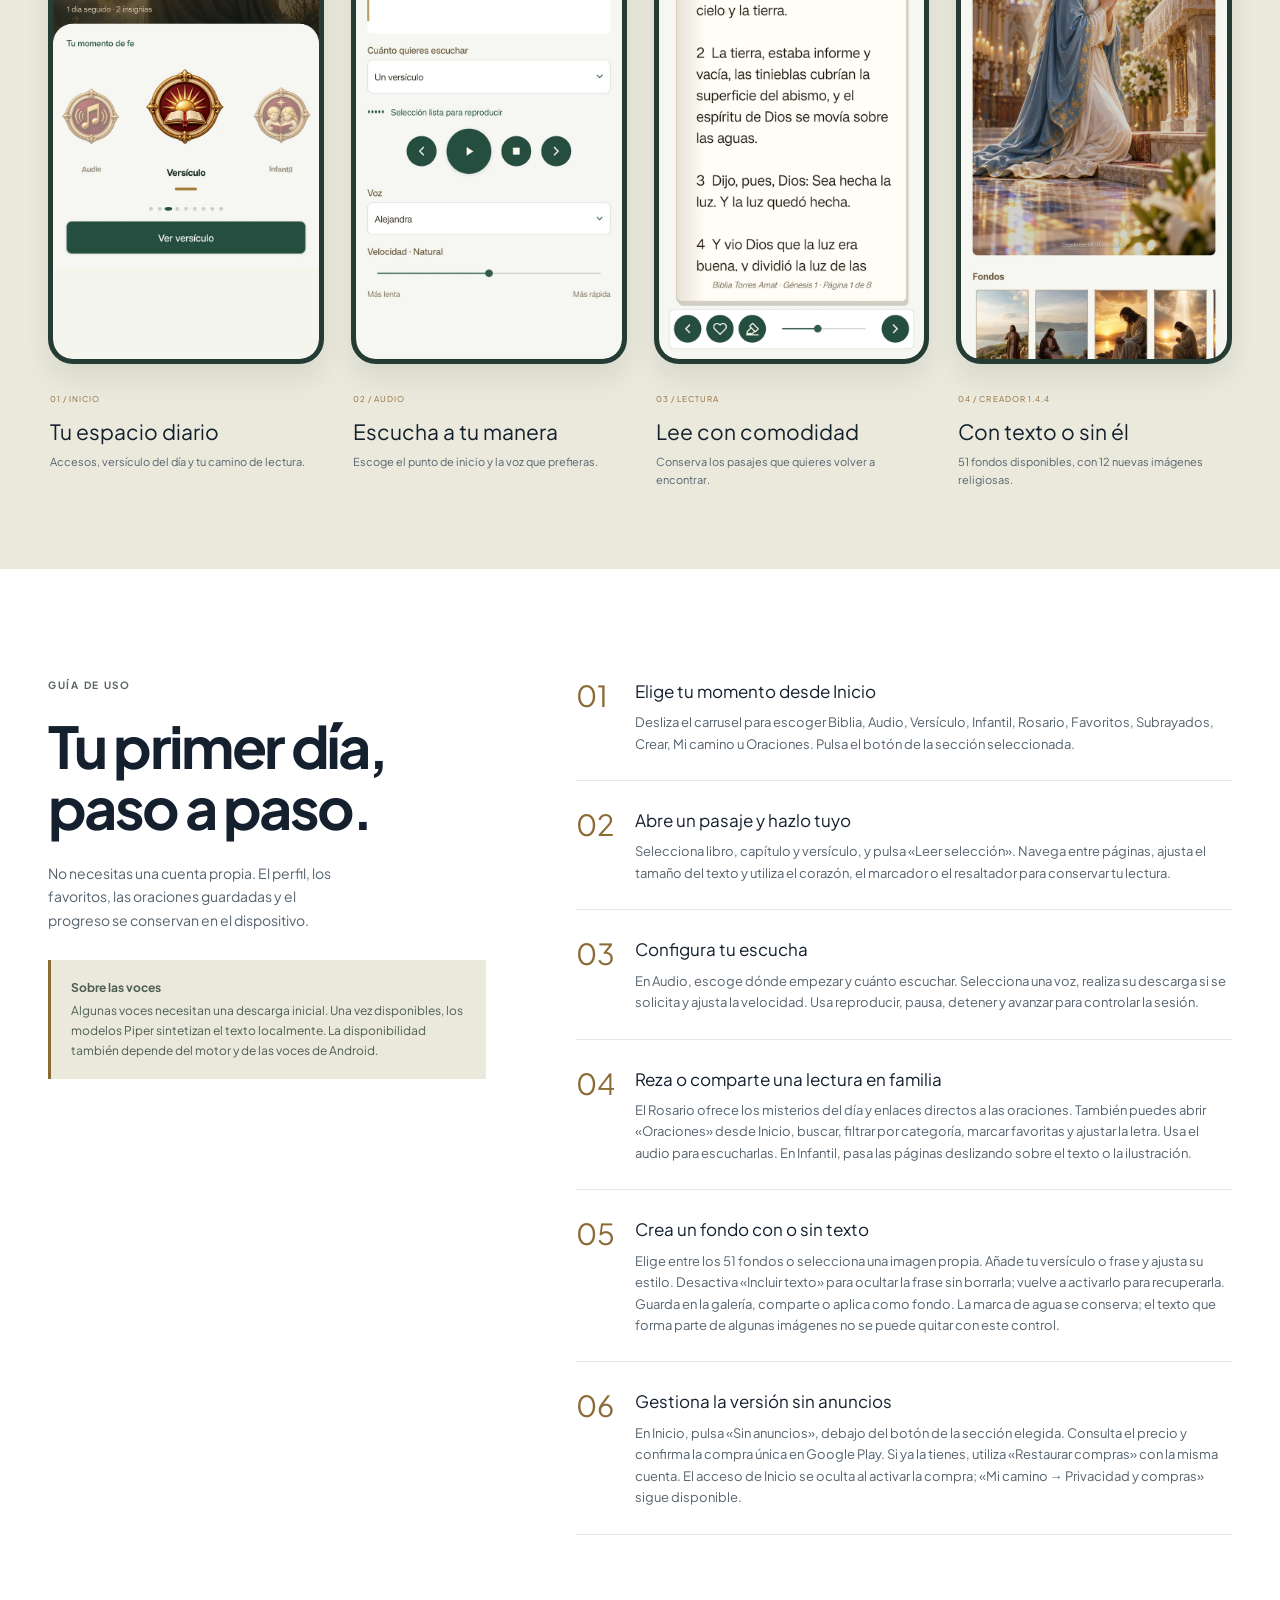
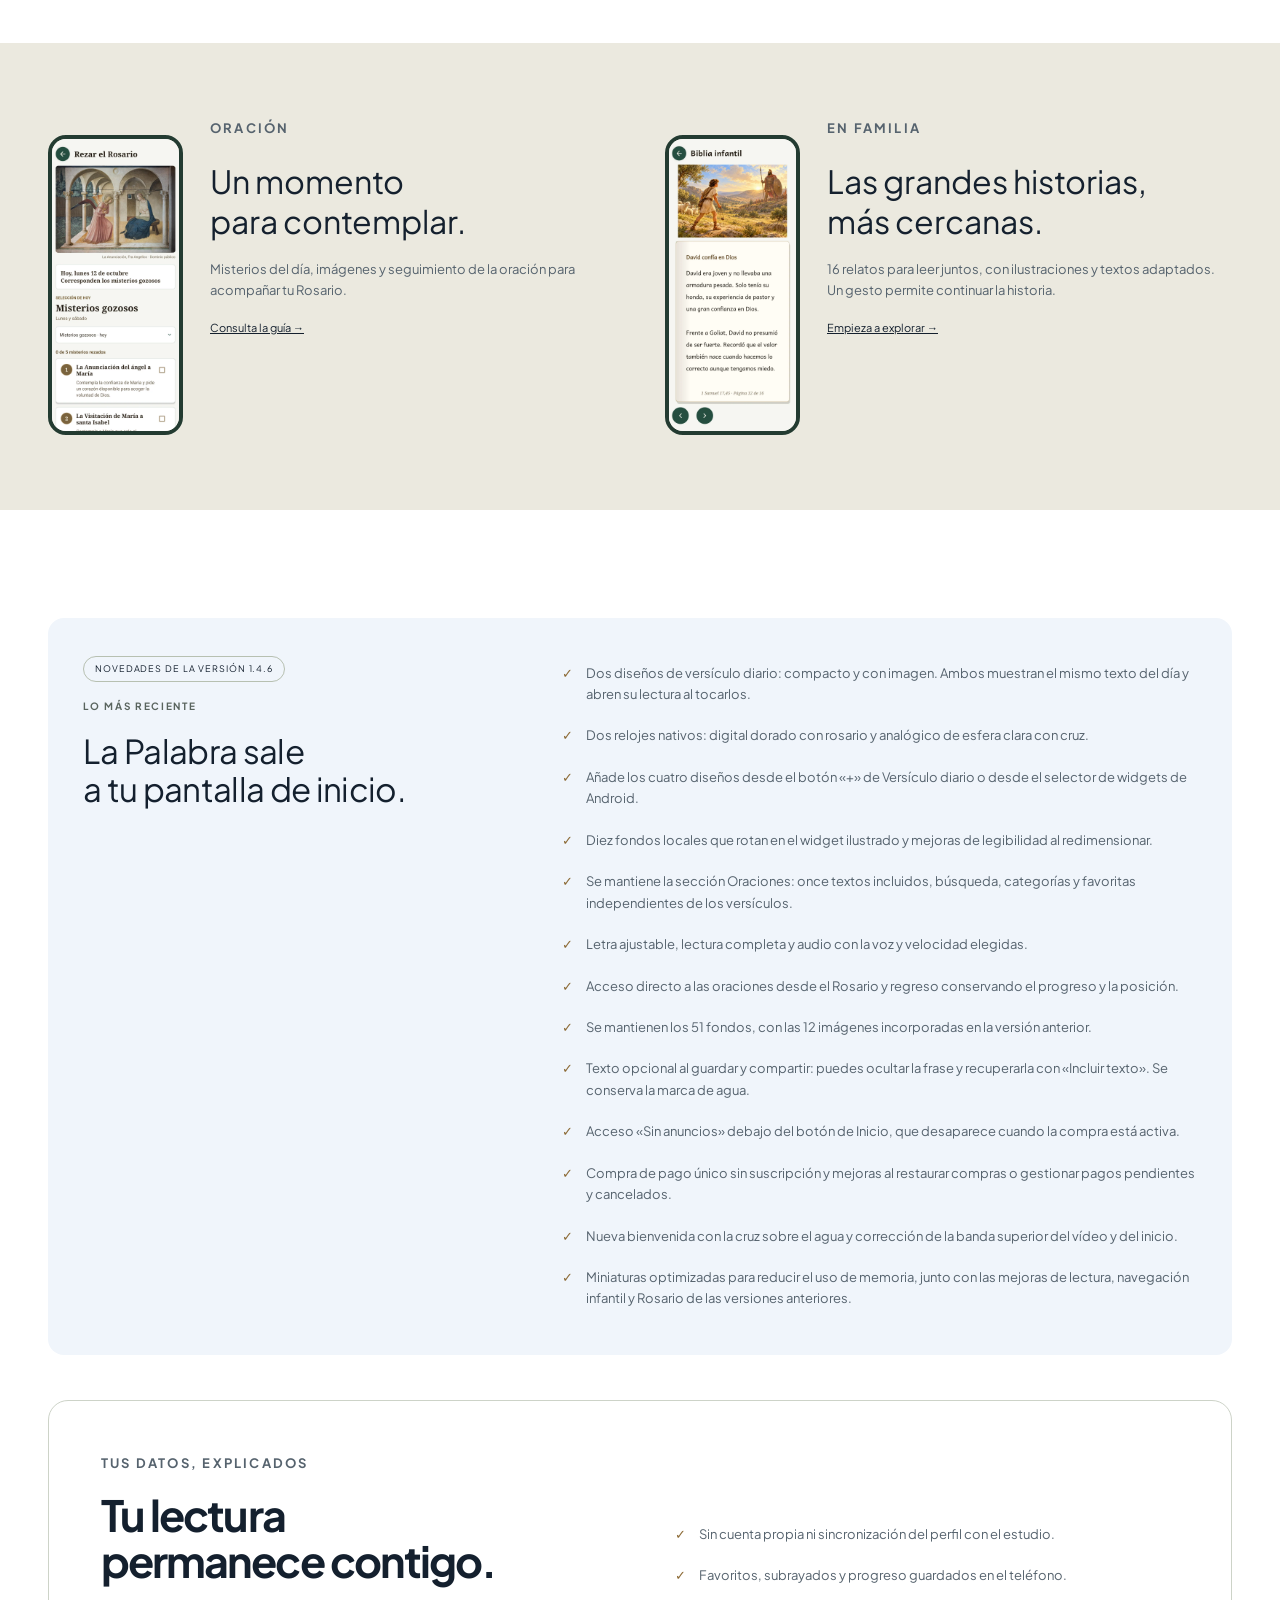
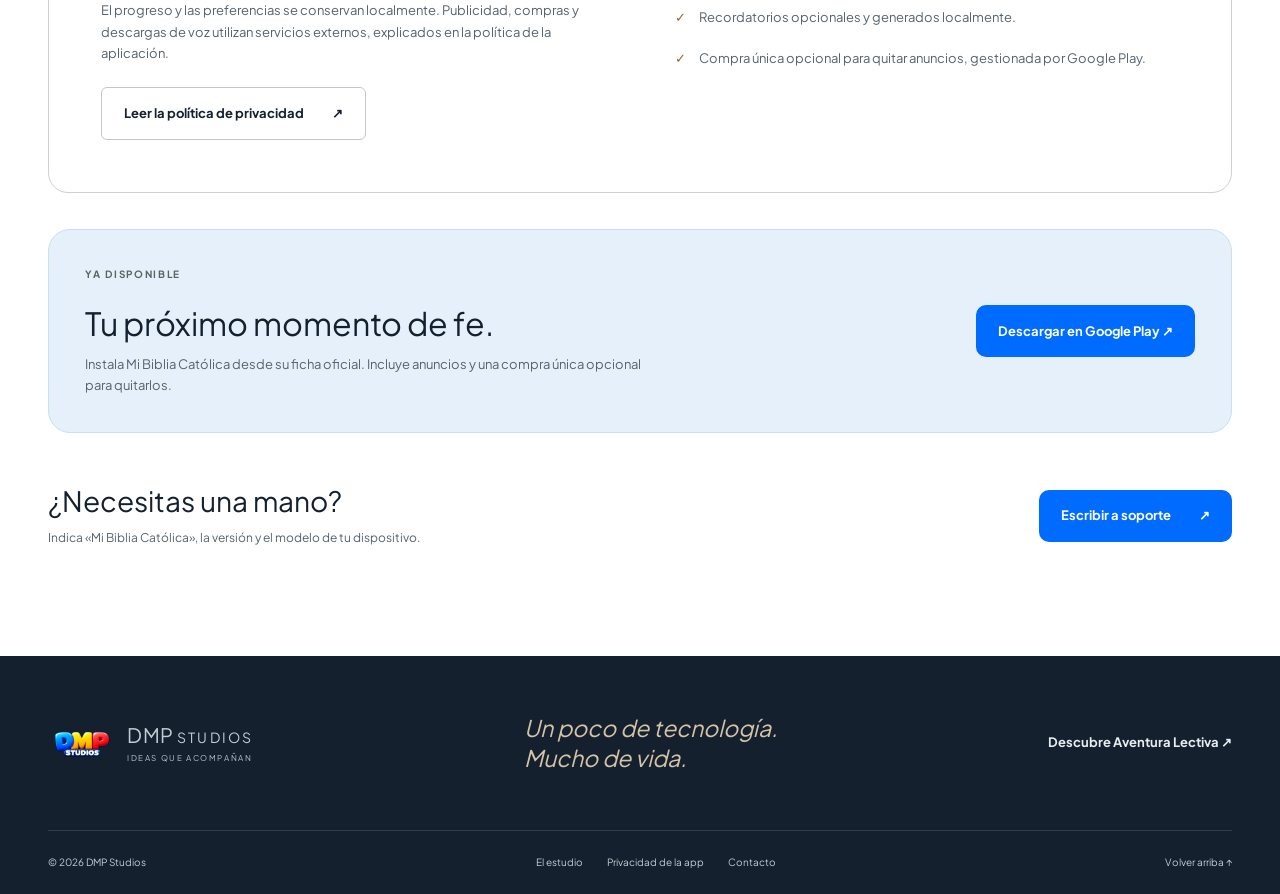
<file: guia-biblia.html>
<!doctype html><html lang="es"><head>
<meta charset="utf-8"><meta name="viewport" content="width=device-width, initial-scale=1"><title>Mi Biblia Católica · Lectura, audio y oración · DMP Studios</title><meta name="description" content="Descubre los 73 libros de Mi Biblia Católica. Audio guiado, Rosario, 16 relatos infantiles, once oraciones y 51 fondos con texto opcional. Ya disponible en Google Play, con widgets de versículo diario y relojes para Android."><meta name="theme-color" content="#121c2c"><link rel="canonical" href="https://pablorodriguezdev.github.io/dmp-studios/biblia.html"><meta property="og:type" content="website"><meta property="og:title" content="Mi Biblia Católica · Tu momento de fe"><meta property="og:description" content="Lee, escucha, reza y comparte la Palabra, a tu ritmo."><meta property="og:image" content="https://pablorodriguezdev.github.io/dmp-studios/assets/bible-icon.webp"><meta property="og:url" content="https://pablorodriguezdev.github.io/dmp-studios/biblia.html"><link rel="icon" href="./assets/bible-icon.webp" type="image/webp"><link rel="stylesheet" href="./styles.css?v=20261023-widgets">
<link rel="stylesheet" href="./support-pages.css"></head><body class="app-page bible-page"><a class="skip-link" href="#contenido">Saltar al contenido</a>
<header class="site-header" data-header><div class="nav-shell"><a class="brand" href="./index.html" aria-label="DMP Studios, inicio"><img src="./assets/dmp-wordmark.png" width="52" height="52" alt=""><span>DMP <b>STUDIOS</b><small>DESARROLLO INDEPENDIENTE</small></span></a><button class="menu-toggle" type="button" aria-expanded="false" aria-controls="site-nav" data-menu-toggle><span></span><span></span><span class="sr-only" data-menu-label>Abrir menú</span></button><nav id="site-nav" class="site-nav" aria-label="Navegación principal" data-nav><a href="./index.html#aplicaciones">Aplicaciones</a><a href="#guia">Guía de uso</a><a href="./privacidad-biblia.html">Privacidad</a><a class="nav-cta" href="#soporte">Soporte <span aria-hidden="true">↗</span></a></nav></div></header>
<main id="contenido"><div class="wrap"><p class="breadcrumb"><a href="./index.html#aplicaciones">← <span>Volver a las aplicaciones</span></a></p><section class="app-hero" id="biblia"><div><div class="app-identity"><img src="./assets/bible-icon.webp" width="256" height="256" alt="Icono de Mi Biblia Católica"><div><strong>Mi Biblia Católica</strong><small>LECTURA, AUDIO Y ORACIÓN · ANDROID</small></div></div><h1>La Palabra,<br><em>más cerca<br>de ti.</em></h1><p class="hero-intro">Un lugar tranquilo para leer, escuchar y conectar con tu fe. La Biblia completa, la oración y la inspiración para cada día, en una sola aplicación.</p><div class="actions"><a class="button button-ink" href="https://play.google.com/store/apps/details?id=com.rodri.bibliacatolica" target="_blank" rel="noopener noreferrer">Descargar en Google Play <span aria-hidden="true">↗</span></a><a class="text-link" href="#widgets">Conoce los widgets ↓</a></div><p class="status status-live"><span></span>Ya disponible en Google Play · Android</p></div><div class="app-visual"><span class="stage-orbit" aria-hidden="true"></span><div class="phone phone-main"><img src="./assets/bible-home.webp" alt="Pantalla de inicio de la Biblia" width="720" height="1354" fetchpriority="high"></div><div class="phone phone-side"><img src="./assets/bible-art.webp" alt="Una imagen creada con el Salmo 23" width="720" height="1600"></div><span class="stage-label">LECTURA · INSPIRACIÓN · TU MOMENTO DE FE</span></div></section><div class="app-stats" aria-label="Datos de la aplicación"><div><strong>73</strong><span>libros de la Biblia Católica</span></div><div><strong>16</strong><span>relatos infantiles ilustrados</span></div><div><strong>51</strong><span>fondos para crear y compartir</span></div><div><strong>A tu ritmo</strong><span>lectura, voz y tamaño de letra</span></div></div></div>
<nav class="subnav" aria-label="Secciones de Mi Biblia Católica"><div class="wrap"><a href="#funciones">La experiencia</a><a href="#capturas">Capturas</a><a href="#widgets">Widgets</a><a href="#oraciones">Oraciones</a><a href="#guia">Guía de uso</a><a href="#novedades">Novedades</a><a href="#privacidad">Privacidad</a><a href="#soporte">Soporte</a></div></nav>
<section class="section wrap intro-section" id="funciones"><div class="section-heading"><div><p class="eyebrow">MUCHO MÁS QUE LEER</p><h2>Un espacio para cada<br><em>momento de fe.</em></h2></div><p>Desde un versículo al despertar hasta una lectura pausada al final del día. Elige cómo quieres acercarte a la Palabra.</p></div><div class="feature-grid"><article class="feature-item"><span aria-hidden="true">01</span><h3>La Biblia completa</h3><p>73 libros de la traducción Torres Amat. Selecciona un libro, capítulo y versículo; continúa donde lo dejaste y ajusta el tamaño de lectura.</p></article><article class="feature-item"><span aria-hidden="true">02</span><h3>Audio guiado</h3><p>Escucha un versículo, un capítulo o una selección más amplia. Elige entre las voces disponibles y ajusta la velocidad de narración.</p></article><article class="feature-item"><span aria-hidden="true">03</span><h3>Un versículo cada día</h3><p>Una breve lectura para acompañarte. Las notificaciones son opcionales y tu constancia se refleja en rachas e insignias.</p></article><article class="feature-item"><span aria-hidden="true">04</span><h3>Rosario y Oraciones</h3><p>Once oraciones para leer o escuchar. Desde los misterios del día, abre los textos y vuelve al Rosario conservando las casillas y tu posición.</p></article><article class="feature-item"><span aria-hidden="true">05</span><h3>Historias en familia</h3><p>16 relatos ilustrados con un lenguaje cercano. Recorre cada historia y pasa las páginas con un gesto sobre el texto o la imagen.</p></article><article class="feature-item"><span aria-hidden="true">06</span><h3>Palabras que se comparten</h3><p>Elige entre 51 fondos o una imagen propia. Añade un versículo, personaliza la frase o guarda el fondo sin texto editable. Ajusta su estilo y comparte el resultado.</p></article></div></section>
<section class="section wrap widgets-section" id="widgets">
<div class="section-heading"><div><p class="eyebrow">NOVEDADES · WIDGETS PARA ANDROID</p><h2>Tu fe, también<br><em>en tu pantalla de inicio.</em></h2></div><p>Cuatro formas de personalizar tu móvil sin tener que abrir la app: dos diseños del versículo diario y dos relojes con detalles de rosario.</p></div>
<div class="widget-grid">
<article class="widget-card"><div class="widget-preview"><a href="./assets/bible-widget-compact.webp" data-lightbox data-caption="Widget compacto · Vista previa real de la app" aria-label="Ampliar vista previa del widget compacto"><img src="./assets/bible-widget-compact.webp" alt="Versículo de Mateo 5,9 en el widget compacto de fondo claro" width="954" height="457" loading="lazy"></a></div><div class="widget-copy"><small>01 / VERSÍCULO COMPACTO</small><h3>Una pausa para la Palabra.</h3><p>El texto del día y su referencia en una superficie clara. Tócalo para abrir exactamente el versículo que estás viendo.</p></div></article>
<article class="widget-card"><div class="widget-preview"><a href="./assets/bible-widget-illustrated.webp" data-lightbox data-caption="Widget con imagen · Vista previa real de la app" aria-label="Ampliar vista previa del widget con imagen"><img src="./assets/bible-widget-illustrated.webp" alt="Widget ilustrado con una imagen de María y el versículo del día" width="954" height="1008" loading="lazy"></a></div><div class="widget-copy"><small>02 / VERSÍCULO CON IMAGEN</small><h3>Una imagen para cada día.</h3><p>El mismo versículo, acompañado de uno de los diez fondos bíblicos incluidos. La imagen cambia con el día, sin nuevas descargas.</p></div></article>
<article class="widget-card"><div class="widget-preview"><a href="./assets/bible-widget-digital.webp" data-lightbox data-caption="Reloj digital · Vista previa real de la app" aria-label="Ampliar vista previa del reloj digital"><img src="./assets/bible-widget-digital.webp" alt="Reloj digital dorado con cuentas de madera y una cruz colgante" width="954" height="300" loading="lazy"></a></div><div class="widget-copy"><small>03 / RELOJ DIGITAL</small><h3>El tiempo, con tu estilo.</h3><p>Cifras doradas y un rosario sobre fondo transparente. La hora la mantiene Android; al tocarlo puedes abrir las alarmas si tu móvil dispone de una app compatible.</p></div></article>
<article class="widget-card"><div class="widget-preview"><a href="./assets/bible-widget-analog.webp" data-lightbox data-caption="Reloj analógico · Vista previa real de la app" aria-label="Ampliar vista previa del reloj analógico"><img src="./assets/bible-widget-analog.webp" alt="Reloj analógico de esfera clara con una cruz y un rosario colgante" width="720" height="720" loading="lazy"></a></div><div class="widget-copy"><small>04 / RELOJ ANALÓGICO</small><h3>Un detalle que acompaña.</h3><p>Esfera clara, agujas y rosario con cruz. Un diseño alternativo para consultar la hora desde tu pantalla de inicio.</p></div></article>
</div>
<p class="widget-caption">Vistas previas reales incluidas en la aplicación. La distribución y el tamaño final dependen del móvil y de su pantalla de inicio.</p>
<div class="widget-guide"><div><p class="eyebrow">CÓMO AÑADIRLOS</p><h3>Elige tu diseño.<br>Hazle un sitio.</h3></div><ol><li>Instala o actualiza Mi Biblia Católica desde Google Play y abre «Versículo diario».</li><li>Pulsa el botón «+», elige uno de los cuatro diseños y confirma con Android. También puedes mantener pulsado un espacio vacío de Inicio, entrar en «Widgets» y buscar la app.</li><li>Colócalo y ajusta su tamaño manteniéndolo pulsado, si tu móvil permite redimensionarlo. Los widgets de versículo abren su lectura; los relojes pueden abrir las alarmas.</li></ol></div>
<div class="tip"><strong>El versículo y tu privacidad</strong>La app, los widgets y el recordatorio comparten la selección diaria. «Otro versículo» no cambia el de los widgets. No hace falta activar las notificaciones para usarlos y no añaden permisos nuevos. Android puede retrasar el refresco por ahorro de batería: no se garantiza el cambio exacto a medianoche.</div>
</section>
<section class="section wrap prayers-section" id="oraciones"><div class="section-heading"><div><p class="eyebrow">ORACIONES · PARA LEER Y ESCUCHAR</p><h2>Palabras para rezar.<br><em>Un momento para ti.</em></h2></div><p>Once oraciones incluidas en la app, con buscador, categorías y favoritas. Puedes leerlas o escucharlas con la voz que ya has elegido.</p></div><div class="prayers-panel"><img src="./assets/bible-prayers.webp" width="300" height="300" alt="Insignia de Oraciones de la aplicación" loading="lazy"><div><h3>Tus oraciones, a mano.</h3><p>Padre nuestro, Ave María, Gloria, los dos credos, Salve, acto de contrición, Ángel de la guarda, bendición de la mesa y oraciones de la mañana y la noche.</p><ul class="feature-tags"><li>11 oraciones</li><li>Texto incluido</li><li>Favoritas locales</li><li>Audio y letra ajustable</li></ul></div></div><div class="feature-grid"><article class="feature-item"><span>01</span><h3>Encuentra y guarda</h3><p>Abre «Oraciones» al final del carrusel de Inicio. Busca por nombre o filtra por categoría. Guarda tus favoritas en una colección independiente de los versículos.</p></article><article class="feature-item"><span>02</span><h3>Lee o escucha</h3><p>Ajusta la letra de 18 a 32 y recorre el texto completo. El audio utiliza la voz instalada y la velocidad elegidas en Audio; se detiene al abandonar la pantalla.</p></article><article class="feature-item"><span>03</span><h3>Continúa tu Rosario</h3><p>Desde el Rosario, pulsa el nombre de una oración para abrir su texto. Al volver se mantienen los misterios marcados, la selección y la posición de lectura.</p></article></div></section><section class="gallery-section" id="capturas"><div class="wrap"><div class="gallery-heading"><div><p class="eyebrow">UN VISTAZO POR DENTRO</p><h2>Así se vive<br><em>la experiencia.</em></h2></div><p>Pulsa una captura para ampliarla. En móvil puedes deslizar la galería. La apariencia puede variar según la versión y el dispositivo.</p></div><div class="screenshot-gallery"><figure class="screenshot-card"><a href="./assets/bible-home.webp" data-lightbox data-caption="Inicio · Todos tus momentos de fe en un solo lugar" aria-label="Ampliar captura del inicio"><img class="bible-home-shot" src="./assets/bible-home.webp" width="720" height="1354" loading="lazy" alt="Inicio con versículo diario y accesos a las secciones"></a><figcaption><small>01 / INICIO</small><strong>Tu espacio diario</strong><p>Accesos, versículo del día y tu camino de lectura.</p></figcaption></figure><figure class="screenshot-card"><a href="./assets/bible-audio.webp" data-lightbox data-caption="Audio · Selección, voz y velocidad" aria-label="Ampliar captura de audio"><img src="./assets/bible-audio.webp" width="720" height="1600" loading="lazy" alt="Audio con libro, capítulo, voz y velocidad ajustable"></a><figcaption><small>02 / AUDIO</small><strong>Escucha a tu manera</strong><p>Escoge el punto de inicio y la voz que prefieras.</p></figcaption></figure><figure class="screenshot-card"><a href="./assets/bible-reader.webp" data-lightbox data-caption="Lectura · Favoritos, subrayados y tamaño del texto" aria-label="Ampliar captura de lectura"><img src="./assets/bible-reader.webp" width="720" height="1600" loading="lazy" alt="Lectura de Génesis con favoritos y controles de texto"></a><figcaption><small>03 / LECTURA</small><strong>Lee con comodidad</strong><p>Conserva los pasajes que quieres volver a encontrar.</p></figcaption></figure><figure class="screenshot-card"><a href="./assets/bible-art-144.webp" data-lightbox data-caption="Creador 1.4.4 · Uno de los 12 nuevos fondos, con el texto editable oculto" aria-label="Ampliar captura del creador actualizado"><img src="./assets/bible-art-144.webp" width="720" height="1600" loading="lazy" alt="Nuevo fondo de la Virgen ante el altar, sin texto editable y con la marca de agua de la app"></a><figcaption><small>04 / CREADOR 1.4.4</small><strong>Con texto o sin él</strong><p>51 fondos disponibles, con 12 nuevas imágenes religiosas.</p></figcaption></figure></div></div></section>
<section class="section wrap" id="guia"><div class="guide-layout"><div class="guide-copy"><p class="eyebrow">GUÍA DE USO</p><h2>Tu primer día,<br><em>paso a paso.</em></h2><p>No necesitas una cuenta propia. El perfil, los favoritos, las oraciones guardadas y el progreso se conservan en el dispositivo.</p><div class="tip"><strong>Sobre las voces</strong>Algunas voces necesitan una descarga inicial. Una vez disponibles, los modelos Piper sintetizan el texto localmente. La disponibilidad también depende del motor y de las voces de Android.</div></div><ol class="guide-steps"><li><span>01</span><div><h3>Elige tu momento desde Inicio</h3><p>Desliza el carrusel para escoger Biblia, Audio, Versículo, Infantil, Rosario, Favoritos, Subrayados, Crear, Mi camino u Oraciones. Pulsa el botón de la sección seleccionada.</p></div></li><li><span>02</span><div><h3>Abre un pasaje y hazlo tuyo</h3><p>Selecciona libro, capítulo y versículo, y pulsa «Leer selección». Navega entre páginas, ajusta el tamaño del texto y utiliza el corazón, el marcador o el resaltador para conservar tu lectura.</p></div></li><li><span>03</span><div><h3>Configura tu escucha</h3><p>En Audio, escoge dónde empezar y cuánto escuchar. Selecciona una voz, realiza su descarga si se solicita y ajusta la velocidad. Usa reproducir, pausa, detener y avanzar para controlar la sesión.</p></div></li><li><span>04</span><div><h3>Reza o comparte una lectura en familia</h3><p>El Rosario ofrece los misterios del día y enlaces directos a las oraciones. También puedes abrir «Oraciones» desde Inicio, buscar, filtrar por categoría, marcar favoritas y ajustar la letra. Usa el audio para escucharlas. En Infantil, pasa las páginas deslizando sobre el texto o la ilustración.</p></div></li><li><span>05</span><div><h3>Crea un fondo con o sin texto</h3><p>Elige entre los 51 fondos o selecciona una imagen propia. Añade tu versículo o frase y ajusta su estilo. Desactiva «Incluir texto» para ocultar la frase sin borrarla; vuelve a activarlo para recuperarla. Guarda en la galería, comparte o aplica como fondo. La marca de agua se conserva; el texto que forma parte de algunas imágenes no se puede quitar con este control.</p></div></li><li><span>06</span><div><h3>Gestiona la versión sin anuncios</h3><p>En Inicio, pulsa «Sin anuncios», debajo del botón de la sección elegida. Consulta el precio y confirma la compra única en Google Play. Si ya la tienes, utiliza «Restaurar compras» con la misma cuenta. El acceso de Inicio se oculta al activar la compra; «Mi camino → Privacidad y compras» sigue disponible.</p></div></li></ol></div></section>
<section class="companion-section"><div class="wrap companion-grid"><article class="companion-card"><a href="./assets/bible-rosary.webp" data-lightbox aria-label="Ampliar captura del Rosario"><img src="./assets/bible-rosary.webp" width="720" height="1600" loading="lazy" alt="Rosario con los misterios gozosos y sus oraciones"></a><div><p class="eyebrow">ORACIÓN</p><h3>Un momento<br>para contemplar.</h3><p>Misterios del día, imágenes y seguimiento de la oración para acompañar tu Rosario.</p><a href="#guia">Consulta la guía →</a></div></article><article class="companion-card"><a href="./assets/bible-children.webp" data-lightbox aria-label="Ampliar captura de Biblia infantil"><img src="./assets/bible-children.webp" width="720" height="1600" loading="lazy" alt="Relato infantil ilustrado de David y Goliat"></a><div><p class="eyebrow">EN FAMILIA</p><h3>Las grandes historias,<br>más cercanas.</h3><p>16 relatos para leer juntos, con ilustraciones y textos adaptados. Un gesto permite continuar la historia.</p><a href="#guia">Empieza a explorar →</a></div></article></div></section>
<section class="section wrap" id="novedades"><div class="release-note"><div><span class="version">NOVEDADES DE LA VERSIÓN 1.4.6</span><p class="eyebrow">LO MÁS RECIENTE</p><h3>La Palabra sale<br>a tu pantalla de inicio.</h3></div><ul class="check-list"><li>Dos diseños de versículo diario: compacto y con imagen. Ambos muestran el mismo texto del día y abren su lectura al tocarlos.</li><li>Dos relojes nativos: digital dorado con rosario y analógico de esfera clara con cruz.</li><li>Añade los cuatro diseños desde el botón «+» de Versículo diario o desde el selector de widgets de Android.</li><li>Diez fondos locales que rotan en el widget ilustrado y mejoras de legibilidad al redimensionar.</li><li>Se mantiene la sección Oraciones: once textos incluidos, búsqueda, categorías y favoritas independientes de los versículos.</li><li>Letra ajustable, lectura completa y audio con la voz y velocidad elegidas.</li><li>Acceso directo a las oraciones desde el Rosario y regreso conservando el progreso y la posición.</li><li>Se mantienen los 51 fondos, con las 12 imágenes incorporadas en la versión anterior.</li><li>Texto opcional al guardar y compartir: puedes ocultar la frase y recuperarla con «Incluir texto». Se conserva la marca de agua.</li><li>Acceso «Sin anuncios» debajo del botón de Inicio, que desaparece cuando la compra está activa.</li><li>Compra de pago único sin suscripción y mejoras al restaurar compras o gestionar pagos pendientes y cancelados.</li><li>Nueva bienvenida con la cruz sobre el agua y corrección de la banda superior del vídeo y del inicio.</li><li>Miniaturas optimizadas para reducir el uso de memoria, junto con las mejoras de lectura, navegación infantil y Rosario de las versiones anteriores.</li></ul></div><section class="app-privacy" id="privacidad"><div><p class="eyebrow">TUS DATOS, EXPLICADOS</p><h2>Tu lectura<br><em>permanece contigo.</em></h2><p>El progreso y las preferencias se conservan localmente. Publicidad, compras y descargas de voz utilizan servicios externos, explicados en la política de la aplicación.</p><a class="button button-outline" href="./privacidad-biblia.html">Leer la política de privacidad <span aria-hidden="true">↗</span></a></div><ul class="check-list"><li>Sin cuenta propia ni sincronización del perfil con el estudio.</li><li>Favoritos, subrayados y progreso guardados en el teléfono.</li><li>Recordatorios opcionales y generados localmente.</li><li>Compra única opcional para quitar anuncios, gestionada por Google Play.</li></ul></section><section class="download-banner"><div><p class="eyebrow">YA DISPONIBLE</p><h3>Tu próximo momento de fe.</h3><p>Instala Mi Biblia Católica desde su ficha oficial. Incluye anuncios y una compra única opcional para quitarlos.</p></div><a class="button button-ink" href="https://play.google.com/store/apps/details?id=com.rodri.bibliacatolica" target="_blank" rel="noopener noreferrer">Descargar en Google Play ↗</a></section><section class="app-support" id="soporte"><div><h3>¿Necesitas una mano?</h3><p>Indica «Mi Biblia Católica», la versión y el modelo de tu dispositivo.</p></div><a class="button button-ink" href="mailto:dmpstudiodev@gmail.com?subject=Soporte%20Mi%20Biblia%20Cat%C3%B3lica">Escribir a soporte <span aria-hidden="true">↗</span></a></section></section>
</main><footer class="site-footer"><div class="wrap footer-top"><a class="brand" href="./index.html"><img src="./assets/dmp-wordmark.png" width="52" height="52" alt=""><span>DMP <b>STUDIOS</b><small>IDEAS QUE ACOMPAÑAN</small></span></a><p>Un poco de tecnología.<br>Mucho de vida.</p><a class="text-link light-link" href="./juego.html">Descubre Aventura Lectiva ↗</a></div><div class="wrap footer-bottom"><p>© <span data-year>2026</span> DMP Studios</p><nav aria-label="Navegación secundaria"><a href="./index.html">El estudio</a><a href="./privacidad-biblia.html">Privacidad de la app</a><a href="./index.html#soporte">Contacto</a></nav><a href="#biblia">Volver arriba ↑</a></div></footer><script src="./app.js?v=20261013-3" defer></script></body></html>
</file>
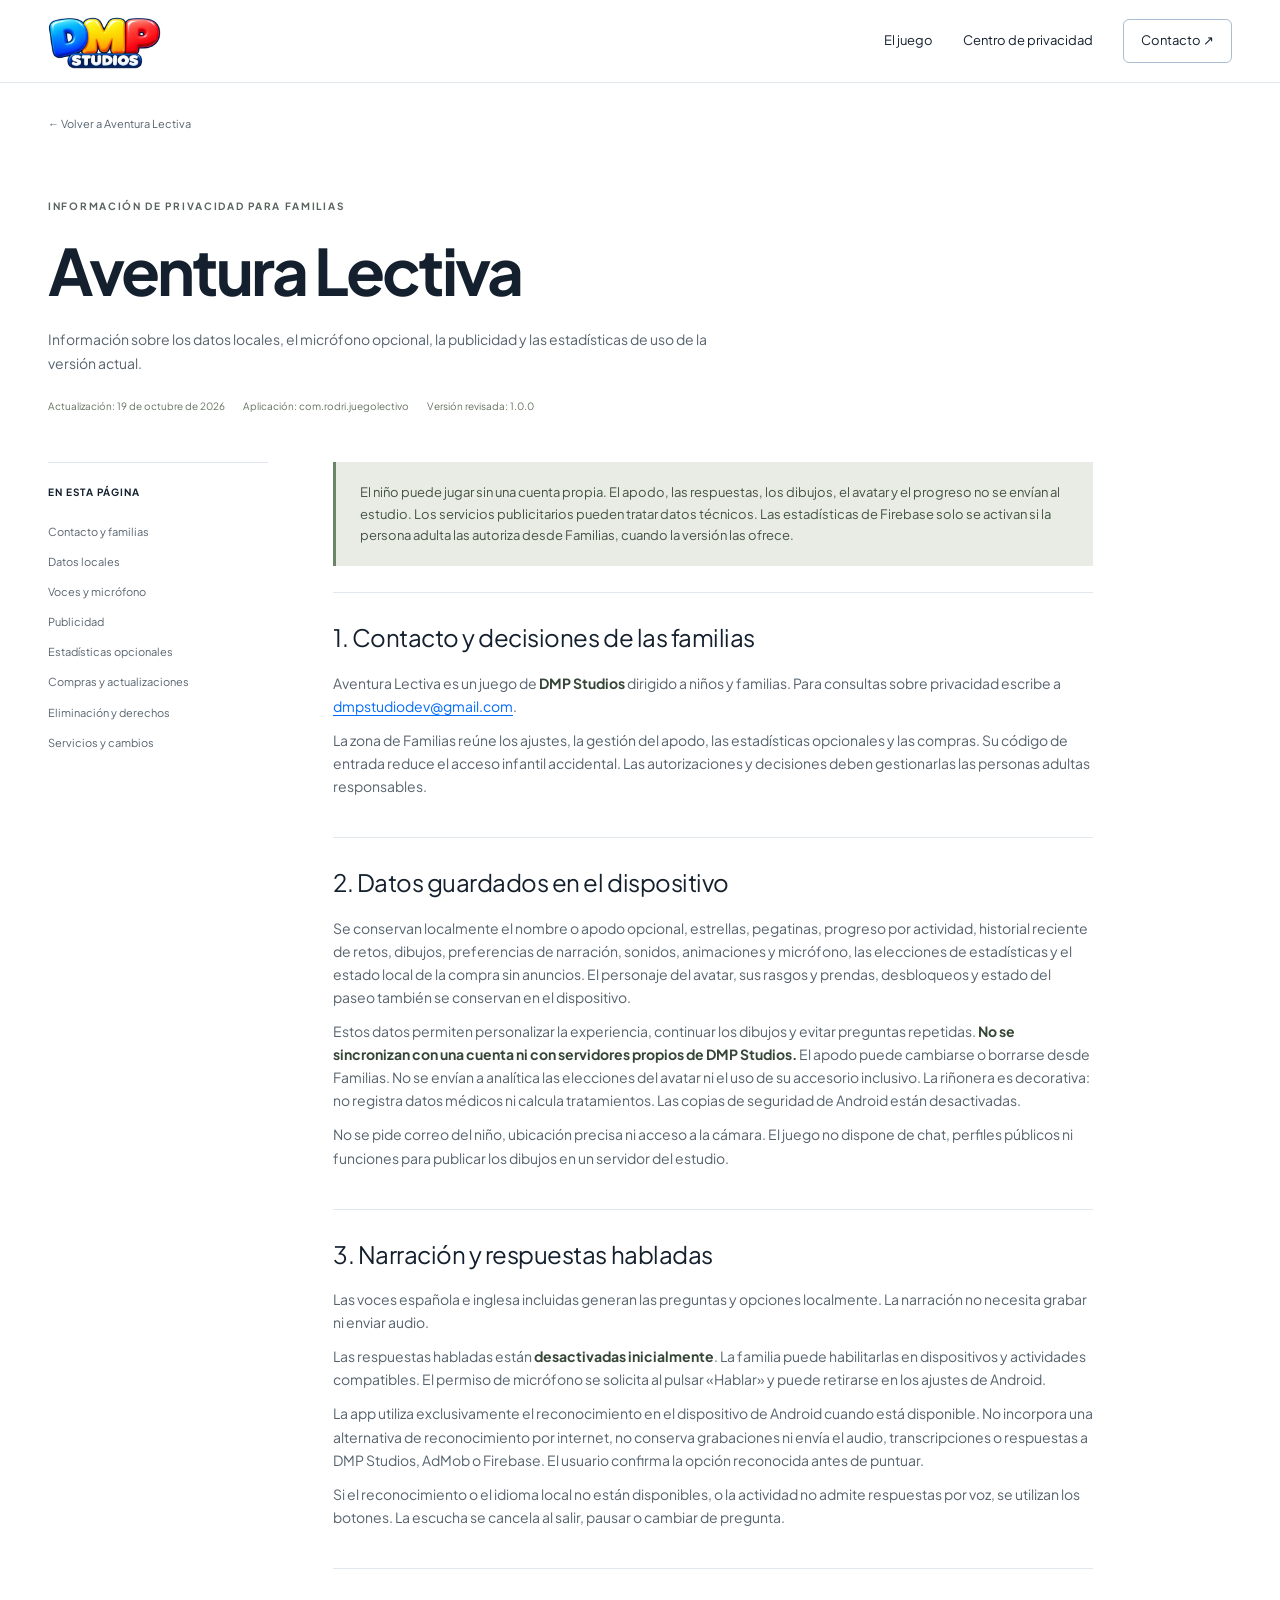
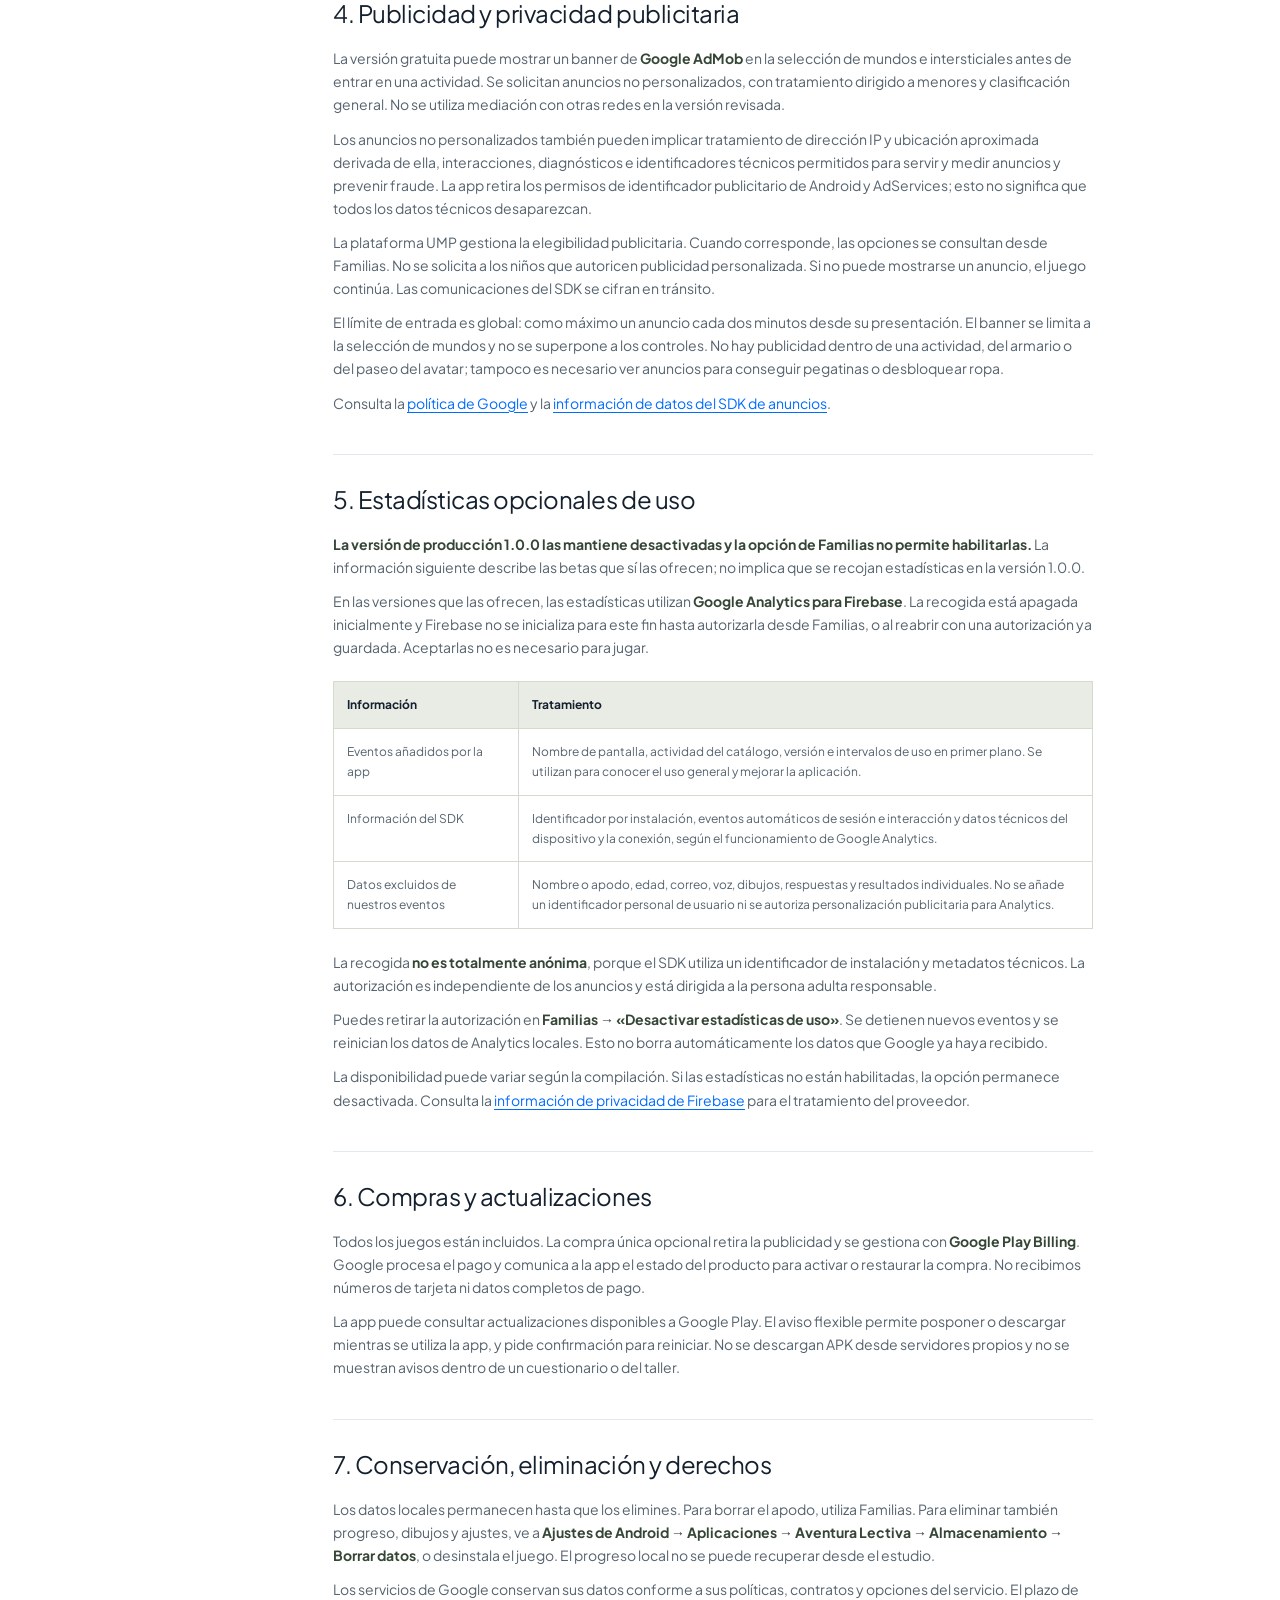
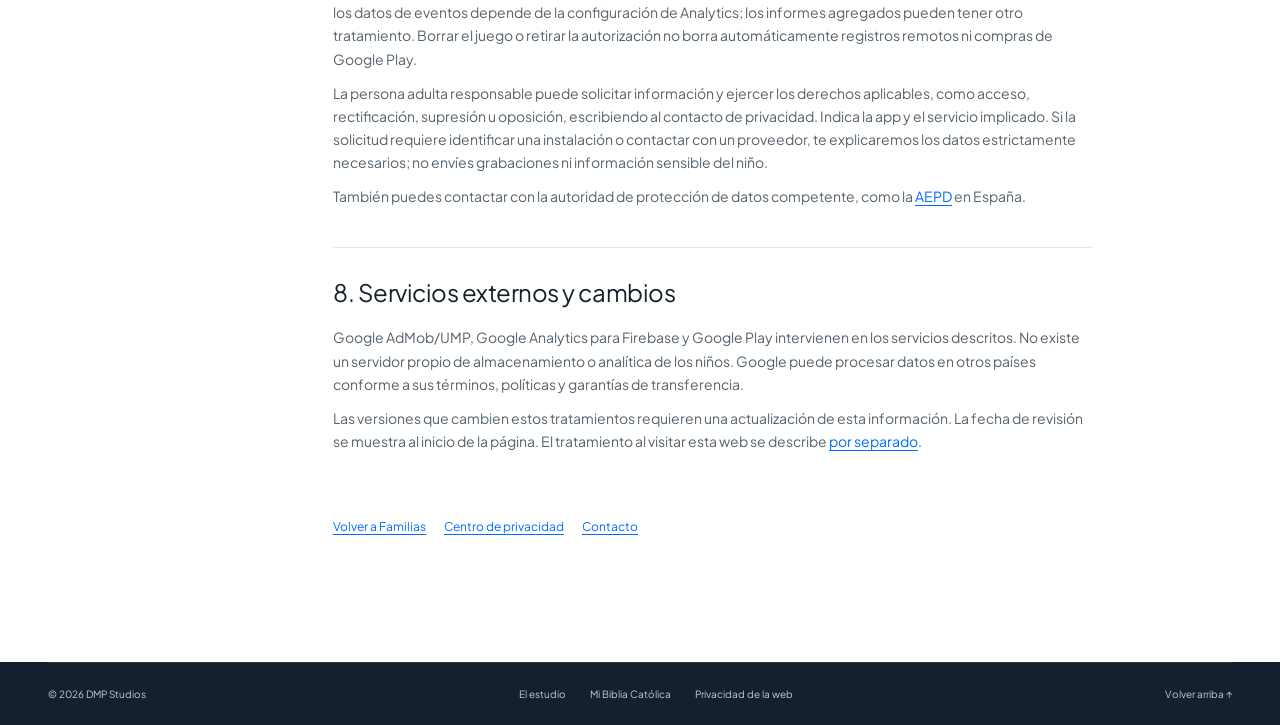
<file: privacidad-aventura.html>
<!doctype html><html lang="es"><head><meta charset="utf-8"><meta name="viewport" content="width=device-width, initial-scale=1"><title>Privacidad de Aventura Lectiva · DMP Studios</title><meta name="description" content="Privacidad de Aventura Lectiva para familias: apodo y progreso locales, micrófono opcional, publicidad infantil y autorización de estadísticas Firebase."><meta name="theme-color" content="#121c2c"><link rel="canonical" href="https://pablorodriguezdev.github.io/dmp-studios/privacidad-aventura.html"><link rel="icon" href="./assets/dmp-wordmark.png" type="image/webp"><link rel="stylesheet" href="./styles.css?v=20261019-apps"><link rel="stylesheet" href="./support-pages.css"></head><body><a class="skip-link" href="#contenido">Saltar al contenido</a><header class="site-header"><div class="nav-shell"><a class="brand" href="./index.html" aria-label="DMP Studios, inicio"><img src="./assets/dmp-wordmark.png" width="52" height="52" alt=""><span>DMP <b>STUDIOS</b><small>DESARROLLO INDEPENDIENTE</small></span></a><button class="menu-toggle" type="button" aria-expanded="false" aria-controls="site-nav" data-menu-toggle><span></span><span></span><span class="sr-only" data-menu-label>Abrir menú</span></button><nav id="site-nav" class="site-nav" aria-label="Navegación principal" data-nav><a href="./juego.html">El juego</a><a href="./index.html#privacidad">Centro de privacidad</a><a class="nav-cta" href="mailto:dmpstudiodev@gmail.com">Contacto ↗</a></nav></div></header>
<main id="contenido" class="wrap"><p class="breadcrumb"><a href="./juego.html">← Volver a Aventura Lectiva</a></p><div class="legal-intro"><p class="eyebrow">INFORMACIÓN DE PRIVACIDAD PARA FAMILIAS</p><h1>Aventura Lectiva</h1><p>Información sobre los datos locales, el micrófono opcional, la publicidad y las estadísticas de uso de la versión actual.</p><div class="legal-meta"><span>Actualización: 19 de octubre de 2026</span><span>Aplicación: com.rodri.juegolectivo</span><span>Versión revisada: 1.0.0</span></div></div><div class="legal-layout"><nav class="legal-toc" aria-label="Índice de privacidad"><strong>EN ESTA PÁGINA</strong><a href="#responsable">Contacto y familias</a><a href="#local">Datos locales</a><a href="#microfono">Voces y micrófono</a><a href="#anuncios">Publicidad</a><a href="#estadisticas">Estadísticas opcionales</a><a href="#compras">Compras y actualizaciones</a><a href="#eliminacion">Eliminación y derechos</a><a href="#proveedores">Servicios y cambios</a></nav><div class="legal-body"><div class="legal-callout">El niño puede jugar sin una cuenta propia. El apodo, las respuestas, los dibujos, el avatar y el progreso no se envían al estudio. Los servicios publicitarios pueden tratar datos técnicos. Las estadísticas de Firebase solo se activan si la persona adulta las autoriza desde Familias, cuando la versión las ofrece.</div>
<section id="responsable"><h2>1. Contacto y decisiones de las familias</h2><p>Aventura Lectiva es un juego de <strong>DMP Studios</strong> dirigido a niños y familias. Para consultas sobre privacidad escribe a <a href="mailto:dmpstudiodev@gmail.com">dmpstudiodev@gmail.com</a>.</p><p>La zona de Familias reúne los ajustes, la gestión del apodo, las estadísticas opcionales y las compras. Su código de entrada reduce el acceso infantil accidental. Las autorizaciones y decisiones deben gestionarlas las personas adultas responsables.</p></section>
<section id="local"><h2>2. Datos guardados en el dispositivo</h2><p>Se conservan localmente el nombre o apodo opcional, estrellas, pegatinas, progreso por actividad, historial reciente de retos, dibujos, preferencias de narración, sonidos, animaciones y micrófono, las elecciones de estadísticas y el estado local de la compra sin anuncios. El personaje del avatar, sus rasgos y prendas, desbloqueos y estado del paseo también se conservan en el dispositivo.</p><p>Estos datos permiten personalizar la experiencia, continuar los dibujos y evitar preguntas repetidas. <strong>No se sincronizan con una cuenta ni con servidores propios de DMP Studios.</strong> El apodo puede cambiarse o borrarse desde Familias. No se envían a analítica las elecciones del avatar ni el uso de su accesorio inclusivo. La riñonera es decorativa: no registra datos médicos ni calcula tratamientos. Las copias de seguridad de Android están desactivadas.</p><p>No se pide correo del niño, ubicación precisa ni acceso a la cámara. El juego no dispone de chat, perfiles públicos ni funciones para publicar los dibujos en un servidor del estudio.</p></section>
<section id="microfono"><h2>3. Narración y respuestas habladas</h2><p>Las voces española e inglesa incluidas generan las preguntas y opciones localmente. La narración no necesita grabar ni enviar audio.</p><p>Las respuestas habladas están <strong>desactivadas inicialmente</strong>. La familia puede habilitarlas en dispositivos y actividades compatibles. El permiso de micrófono se solicita al pulsar «Hablar» y puede retirarse en los ajustes de Android.</p><p>La app utiliza exclusivamente el reconocimiento en el dispositivo de Android cuando está disponible. No incorpora una alternativa de reconocimiento por internet, no conserva grabaciones ni envía el audio, transcripciones o respuestas a DMP Studios, AdMob o Firebase. El usuario confirma la opción reconocida antes de puntuar.</p><p>Si el reconocimiento o el idioma local no están disponibles, o la actividad no admite respuestas por voz, se utilizan los botones. La escucha se cancela al salir, pausar o cambiar de pregunta.</p></section>
<section id="anuncios"><h2>4. Publicidad y privacidad publicitaria</h2><p>La versión gratuita puede mostrar un banner de <strong>Google AdMob</strong> en la selección de mundos e intersticiales antes de entrar en una actividad. Se solicitan anuncios no personalizados, con tratamiento dirigido a menores y clasificación general. No se utiliza mediación con otras redes en la versión revisada.</p><p>Los anuncios no personalizados también pueden implicar tratamiento de dirección IP y ubicación aproximada derivada de ella, interacciones, diagnósticos e identificadores técnicos permitidos para servir y medir anuncios y prevenir fraude. La app retira los permisos de identificador publicitario de Android y AdServices; esto no significa que todos los datos técnicos desaparezcan.</p><p>La plataforma UMP gestiona la elegibilidad publicitaria. Cuando corresponde, las opciones se consultan desde Familias. No se solicita a los niños que autoricen publicidad personalizada. Si no puede mostrarse un anuncio, el juego continúa. Las comunicaciones del SDK se cifran en tránsito.</p><p>El límite de entrada es global: como máximo un anuncio cada dos minutos desde su presentación. El banner se limita a la selección de mundos y no se superpone a los controles. No hay publicidad dentro de una actividad, del armario o del paseo del avatar; tampoco es necesario ver anuncios para conseguir pegatinas o desbloquear ropa.</p><p>Consulta la <a href="https://policies.google.com/privacy" target="_blank" rel="noopener noreferrer">política de Google</a> y la <a href="https://developers.google.com/admob/android/privacy/play-data-disclosure" target="_blank" rel="noopener noreferrer">información de datos del SDK de anuncios</a>.</p></section>
<section id="estadisticas"><h2>5. Estadísticas opcionales de uso</h2><p><strong>La versión de producción 1.0.0 las mantiene desactivadas y la opción de Familias no permite habilitarlas.</strong> La información siguiente describe las betas que sí las ofrecen; no implica que se recojan estadísticas en la versión 1.0.0.</p><p>En las versiones que las ofrecen, las estadísticas utilizan <strong>Google Analytics para Firebase</strong>. La recogida está apagada inicialmente y Firebase no se inicializa para este fin hasta autorizarla desde Familias, o al reabrir con una autorización ya guardada. Aceptarlas no es necesario para jugar.</p><table class="legal-table"><thead><tr><th>Información</th><th>Tratamiento</th></tr></thead><tbody><tr><td>Eventos añadidos por la app</td><td>Nombre de pantalla, actividad del catálogo, versión e intervalos de uso en primer plano. Se utilizan para conocer el uso general y mejorar la aplicación.</td></tr><tr><td>Información del SDK</td><td>Identificador por instalación, eventos automáticos de sesión e interacción y datos técnicos del dispositivo y la conexión, según el funcionamiento de Google Analytics.</td></tr><tr><td>Datos excluidos de nuestros eventos</td><td>Nombre o apodo, edad, correo, voz, dibujos, respuestas y resultados individuales. No se añade un identificador personal de usuario ni se autoriza personalización publicitaria para Analytics.</td></tr></tbody></table><p>La recogida <strong>no es totalmente anónima</strong>, porque el SDK utiliza un identificador de instalación y metadatos técnicos. La autorización es independiente de los anuncios y está dirigida a la persona adulta responsable.</p><p>Puedes retirar la autorización en <strong>Familias → «Desactivar estadísticas de uso»</strong>. Se detienen nuevos eventos y se reinician los datos de Analytics locales. Esto no borra automáticamente los datos que Google ya haya recibido.</p><p>La disponibilidad puede variar según la compilación. Si las estadísticas no están habilitadas, la opción permanece desactivada. Consulta la <a href="https://firebase.google.com/support/privacy" target="_blank" rel="noopener noreferrer">información de privacidad de Firebase</a> para el tratamiento del proveedor.</p></section>
<section id="compras"><h2>6. Compras y actualizaciones</h2><p>Todos los juegos están incluidos. La compra única opcional retira la publicidad y se gestiona con <strong>Google Play Billing</strong>. Google procesa el pago y comunica a la app el estado del producto para activar o restaurar la compra. No recibimos números de tarjeta ni datos completos de pago.</p><p>La app puede consultar actualizaciones disponibles a Google Play. El aviso flexible permite posponer o descargar mientras se utiliza la app, y pide confirmación para reiniciar. No se descargan APK desde servidores propios y no se muestran avisos dentro de un cuestionario o del taller.</p></section>
<section id="eliminacion"><h2>7. Conservación, eliminación y derechos</h2><p>Los datos locales permanecen hasta que los elimines. Para borrar el apodo, utiliza Familias. Para eliminar también progreso, dibujos y ajustes, ve a <strong>Ajustes de Android → Aplicaciones → Aventura Lectiva → Almacenamiento → Borrar datos</strong>, o desinstala el juego. El progreso local no se puede recuperar desde el estudio.</p><p>Los servicios de Google conservan sus datos conforme a sus políticas, contratos y opciones del servicio. El plazo de los datos de eventos depende de la configuración de Analytics; los informes agregados pueden tener otro tratamiento. Borrar el juego o retirar la autorización no borra automáticamente registros remotos ni compras de Google Play.</p><p>La persona adulta responsable puede solicitar información y ejercer los derechos aplicables, como acceso, rectificación, supresión u oposición, escribiendo al contacto de privacidad. Indica la app y el servicio implicado. Si la solicitud requiere identificar una instalación o contactar con un proveedor, te explicaremos los datos estrictamente necesarios; no envíes grabaciones ni información sensible del niño.</p><p>También puedes contactar con la autoridad de protección de datos competente, como la <a href="https://www.aepd.es" target="_blank" rel="noopener noreferrer">AEPD</a> en España.</p></section>
<section id="proveedores"><h2>8. Servicios externos y cambios</h2><p>Google AdMob/UMP, Google Analytics para Firebase y Google Play intervienen en los servicios descritos. No existe un servidor propio de almacenamiento o analítica de los niños. Google puede procesar datos en otros países conforme a sus términos, políticas y garantías de transferencia.</p><p>Las versiones que cambien estos tratamientos requieren una actualización de esta información. La fecha de revisión se muestra al inicio de la página. El tratamiento al visitar esta web se describe <a href="./privacidad-web.html">por separado</a>.</p></section><div class="legal-links"><a href="./juego.html#familias">Volver a Familias</a><a href="./index.html#privacidad">Centro de privacidad</a><a href="mailto:dmpstudiodev@gmail.com">Contacto</a></div></div></div></main><footer class="site-footer"><div class="wrap footer-bottom"><p>© <span data-year>2026</span> DMP Studios</p><nav aria-label="Navegación secundaria"><a href="./index.html">El estudio</a><a href="./biblia.html">Mi Biblia Católica</a><a href="./privacidad-web.html">Privacidad de la web</a></nav><a href="#contenido">Volver arriba ↑</a></div></footer><script src="./app.js?v=20261013-3" defer></script></body></html>
</file>
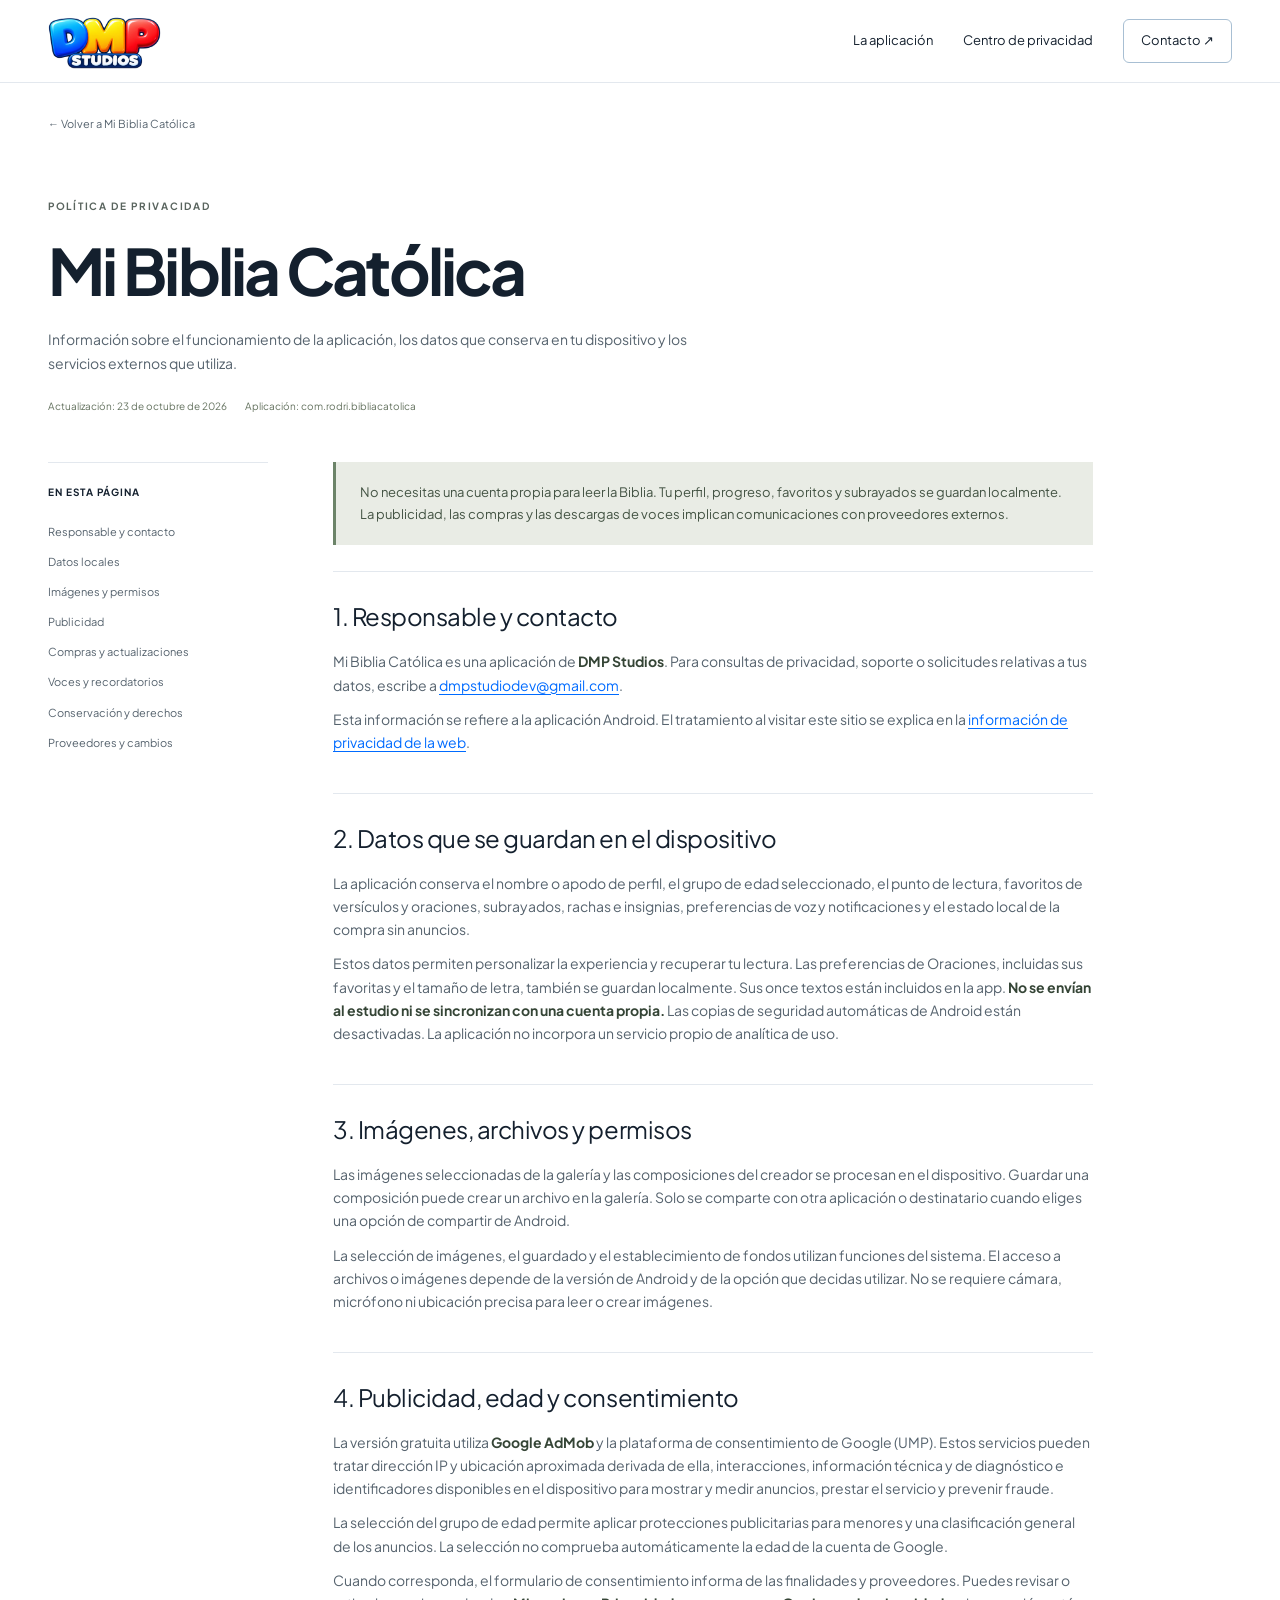
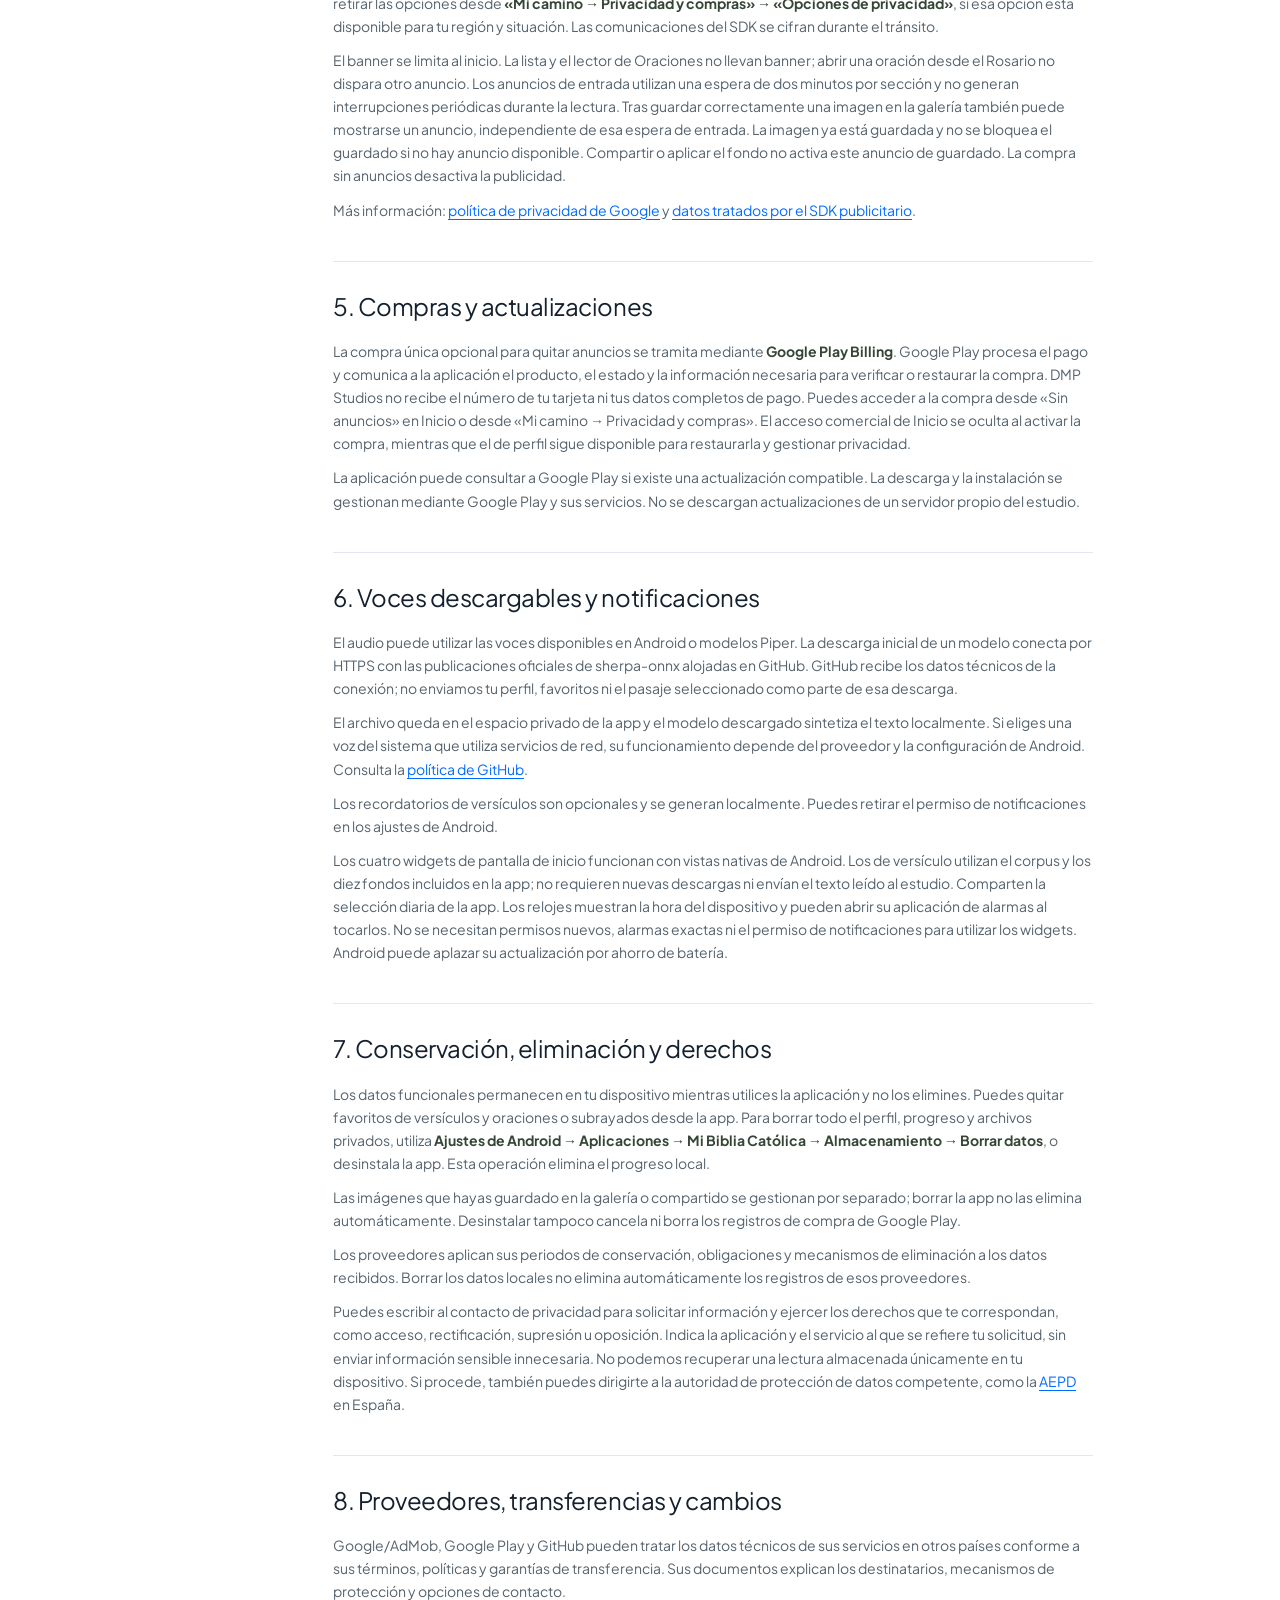
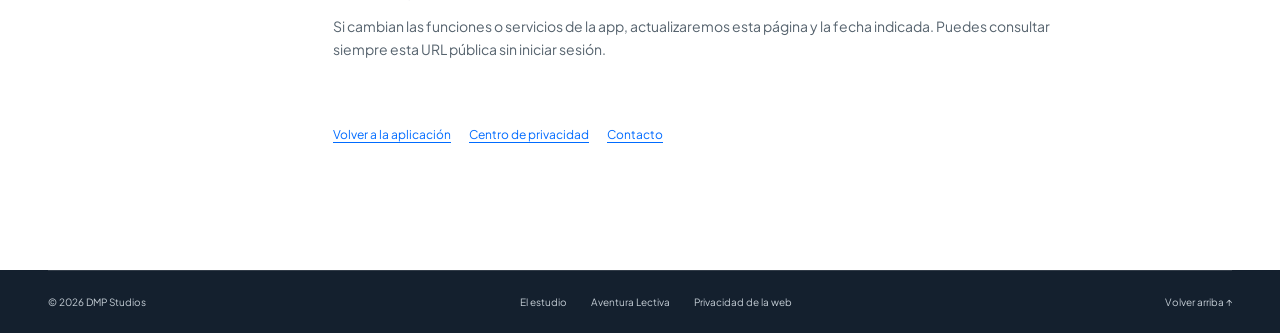
<file: privacidad-biblia.html>
<!doctype html><html lang="es"><head><meta charset="utf-8"><meta name="viewport" content="width=device-width, initial-scale=1"><title>Privacidad de Mi Biblia Católica · DMP Studios</title><meta name="description" content="Política de privacidad de Mi Biblia Católica: datos locales, publicidad AdMob, compras Google Play, voces descargables y opciones de eliminación."><meta name="theme-color" content="#121c2c"><link rel="canonical" href="https://pablorodriguezdev.github.io/dmp-studios/privacidad-biblia.html"><link rel="icon" href="./assets/dmp-wordmark.png" type="image/webp"><link rel="stylesheet" href="./styles.css?v=20261023-widgets"><link rel="stylesheet" href="./support-pages.css"></head><body>
<a class="skip-link" href="#contenido">Saltar al contenido</a><header class="site-header"><div class="nav-shell"><a class="brand" href="./index.html" aria-label="DMP Studios, inicio"><img src="./assets/dmp-wordmark.png" width="52" height="52" alt=""><span>DMP <b>STUDIOS</b><small>DESARROLLO INDEPENDIENTE</small></span></a><button class="menu-toggle" type="button" aria-expanded="false" aria-controls="site-nav" data-menu-toggle><span></span><span></span><span class="sr-only" data-menu-label>Abrir menú</span></button><nav id="site-nav" class="site-nav" aria-label="Navegación principal" data-nav><a href="./biblia.html">La aplicación</a><a href="./index.html#privacidad">Centro de privacidad</a><a class="nav-cta" href="mailto:dmpstudiodev@gmail.com">Contacto ↗</a></nav></div></header>
<main id="contenido" class="wrap"><p class="breadcrumb"><a href="./biblia.html">← Volver a Mi Biblia Católica</a></p><div class="legal-intro"><p class="eyebrow">POLÍTICA DE PRIVACIDAD</p><h1>Mi Biblia Católica</h1><p>Información sobre el funcionamiento de la aplicación, los datos que conserva en tu dispositivo y los servicios externos que utiliza.</p><div class="legal-meta"><span>Actualización: 23 de octubre de 2026</span><span>Aplicación: com.rodri.bibliacatolica</span></div></div><div class="legal-layout"><nav class="legal-toc" aria-label="Índice de privacidad"><strong>EN ESTA PÁGINA</strong><a href="#responsable">Responsable y contacto</a><a href="#local">Datos locales</a><a href="#imagenes">Imágenes y permisos</a><a href="#publicidad">Publicidad</a><a href="#compras">Compras y actualizaciones</a><a href="#voces">Voces y recordatorios</a><a href="#conservacion">Conservación y derechos</a><a href="#proveedores">Proveedores y cambios</a></nav><div class="legal-body"><div class="legal-callout">No necesitas una cuenta propia para leer la Biblia. Tu perfil, progreso, favoritos y subrayados se guardan localmente. La publicidad, las compras y las descargas de voces implican comunicaciones con proveedores externos.</div>
<section id="responsable"><h2>1. Responsable y contacto</h2><p>Mi Biblia Católica es una aplicación de <strong>DMP Studios</strong>. Para consultas de privacidad, soporte o solicitudes relativas a tus datos, escribe a <a href="mailto:dmpstudiodev@gmail.com">dmpstudiodev@gmail.com</a>.</p><p>Esta información se refiere a la aplicación Android. El tratamiento al visitar este sitio se explica en la <a href="./privacidad-web.html">información de privacidad de la web</a>.</p></section>
<section id="local"><h2>2. Datos que se guardan en el dispositivo</h2><p>La aplicación conserva el nombre o apodo de perfil, el grupo de edad seleccionado, el punto de lectura, favoritos de versículos y oraciones, subrayados, rachas e insignias, preferencias de voz y notificaciones y el estado local de la compra sin anuncios.</p><p>Estos datos permiten personalizar la experiencia y recuperar tu lectura. Las preferencias de Oraciones, incluidas sus favoritas y el tamaño de letra, también se guardan localmente. Sus once textos están incluidos en la app. <strong>No se envían al estudio ni se sincronizan con una cuenta propia.</strong> Las copias de seguridad automáticas de Android están desactivadas. La aplicación no incorpora un servicio propio de analítica de uso.</p></section>
<section id="imagenes"><h2>3. Imágenes, archivos y permisos</h2><p>Las imágenes seleccionadas de la galería y las composiciones del creador se procesan en el dispositivo. Guardar una composición puede crear un archivo en la galería. Solo se comparte con otra aplicación o destinatario cuando eliges una opción de compartir de Android.</p><p>La selección de imágenes, el guardado y el establecimiento de fondos utilizan funciones del sistema. El acceso a archivos o imágenes depende de la versión de Android y de la opción que decidas utilizar. No se requiere cámara, micrófono ni ubicación precisa para leer o crear imágenes.</p></section>
<section id="publicidad"><h2>4. Publicidad, edad y consentimiento</h2><p>La versión gratuita utiliza <strong>Google AdMob</strong> y la plataforma de consentimiento de Google (UMP). Estos servicios pueden tratar dirección IP y ubicación aproximada derivada de ella, interacciones, información técnica y de diagnóstico e identificadores disponibles en el dispositivo para mostrar y medir anuncios, prestar el servicio y prevenir fraude.</p><p>La selección del grupo de edad permite aplicar protecciones publicitarias para menores y una clasificación general de los anuncios. La selección no comprueba automáticamente la edad de la cuenta de Google.</p><p>Cuando corresponda, el formulario de consentimiento informa de las finalidades y proveedores. Puedes revisar o retirar las opciones desde <strong>«Mi camino → Privacidad y compras» → «Opciones de privacidad»</strong>, si esa opción está disponible para tu región y situación. Las comunicaciones del SDK se cifran durante el tránsito.</p><p>El banner se limita al inicio. La lista y el lector de Oraciones no llevan banner; abrir una oración desde el Rosario no dispara otro anuncio. Los anuncios de entrada utilizan una espera de dos minutos por sección y no generan interrupciones periódicas durante la lectura. Tras guardar correctamente una imagen en la galería también puede mostrarse un anuncio, independiente de esa espera de entrada. La imagen ya está guardada y no se bloquea el guardado si no hay anuncio disponible. Compartir o aplicar el fondo no activa este anuncio de guardado. La compra sin anuncios desactiva la publicidad.</p><p>Más información: <a href="https://policies.google.com/privacy" target="_blank" rel="noopener noreferrer">política de privacidad de Google</a> y <a href="https://developers.google.com/admob/android/privacy/play-data-disclosure" target="_blank" rel="noopener noreferrer">datos tratados por el SDK publicitario</a>.</p></section>
<section id="compras"><h2>5. Compras y actualizaciones</h2><p>La compra única opcional para quitar anuncios se tramita mediante <strong>Google Play Billing</strong>. Google Play procesa el pago y comunica a la aplicación el producto, el estado y la información necesaria para verificar o restaurar la compra. DMP Studios no recibe el número de tu tarjeta ni tus datos completos de pago. Puedes acceder a la compra desde «Sin anuncios» en Inicio o desde «Mi camino → Privacidad y compras». El acceso comercial de Inicio se oculta al activar la compra, mientras que el de perfil sigue disponible para restaurarla y gestionar privacidad.</p><p>La aplicación puede consultar a Google Play si existe una actualización compatible. La descarga y la instalación se gestionan mediante Google Play y sus servicios. No se descargan actualizaciones de un servidor propio del estudio.</p></section>
<section id="voces"><h2>6. Voces descargables y notificaciones</h2><p>El audio puede utilizar las voces disponibles en Android o modelos Piper. La descarga inicial de un modelo conecta por HTTPS con las publicaciones oficiales de sherpa-onnx alojadas en GitHub. GitHub recibe los datos técnicos de la conexión; no enviamos tu perfil, favoritos ni el pasaje seleccionado como parte de esa descarga.</p><p>El archivo queda en el espacio privado de la app y el modelo descargado sintetiza el texto localmente. Si eliges una voz del sistema que utiliza servicios de red, su funcionamiento depende del proveedor y la configuración de Android. Consulta la <a href="https://docs.github.com/en/site-policy/privacy-policies/github-general-privacy-statement" target="_blank" rel="noopener noreferrer">política de GitHub</a>.</p><p>Los recordatorios de versículos son opcionales y se generan localmente. Puedes retirar el permiso de notificaciones en los ajustes de Android.</p><p>Los cuatro widgets de pantalla de inicio funcionan con vistas nativas de Android. Los de versículo utilizan el corpus y los diez fondos incluidos en la app; no requieren nuevas descargas ni envían el texto leído al estudio. Comparten la selección diaria de la app. Los relojes muestran la hora del dispositivo y pueden abrir su aplicación de alarmas al tocarlos. No se necesitan permisos nuevos, alarmas exactas ni el permiso de notificaciones para utilizar los widgets. Android puede aplazar su actualización por ahorro de batería.</p></section>
<section id="conservacion"><h2>7. Conservación, eliminación y derechos</h2><p>Los datos funcionales permanecen en tu dispositivo mientras utilices la aplicación y no los elimines. Puedes quitar favoritos de versículos y oraciones o subrayados desde la app. Para borrar todo el perfil, progreso y archivos privados, utiliza <strong>Ajustes de Android → Aplicaciones → Mi Biblia Católica → Almacenamiento → Borrar datos</strong>, o desinstala la app. Esta operación elimina el progreso local.</p><p>Las imágenes que hayas guardado en la galería o compartido se gestionan por separado; borrar la app no las elimina automáticamente. Desinstalar tampoco cancela ni borra los registros de compra de Google Play.</p><p>Los proveedores aplican sus periodos de conservación, obligaciones y mecanismos de eliminación a los datos recibidos. Borrar los datos locales no elimina automáticamente los registros de esos proveedores.</p><p>Puedes escribir al contacto de privacidad para solicitar información y ejercer los derechos que te correspondan, como acceso, rectificación, supresión u oposición. Indica la aplicación y el servicio al que se refiere tu solicitud, sin enviar información sensible innecesaria. No podemos recuperar una lectura almacenada únicamente en tu dispositivo. Si procede, también puedes dirigirte a la autoridad de protección de datos competente, como la <a href="https://www.aepd.es" target="_blank" rel="noopener noreferrer">AEPD</a> en España.</p></section>
<section id="proveedores"><h2>8. Proveedores, transferencias y cambios</h2><p>Google/AdMob, Google Play y GitHub pueden tratar los datos técnicos de sus servicios en otros países conforme a sus términos, políticas y garantías de transferencia. Sus documentos explican los destinatarios, mecanismos de protección y opciones de contacto.</p><p>Si cambian las funciones o servicios de la app, actualizaremos esta página y la fecha indicada. Puedes consultar siempre esta URL pública sin iniciar sesión.</p></section><div class="legal-links"><a href="./biblia.html">Volver a la aplicación</a><a href="./index.html#privacidad">Centro de privacidad</a><a href="mailto:dmpstudiodev@gmail.com">Contacto</a></div></div></div></main><footer class="site-footer"><div class="wrap footer-bottom"><p>© <span data-year>2026</span> DMP Studios</p><nav aria-label="Navegación secundaria"><a href="./index.html">El estudio</a><a href="./juego.html">Aventura Lectiva</a><a href="./privacidad-web.html">Privacidad de la web</a></nav><a href="#contenido">Volver arriba ↑</a></div></footer><script src="./app.js?v=20261013-3" defer></script></body></html>
</file>
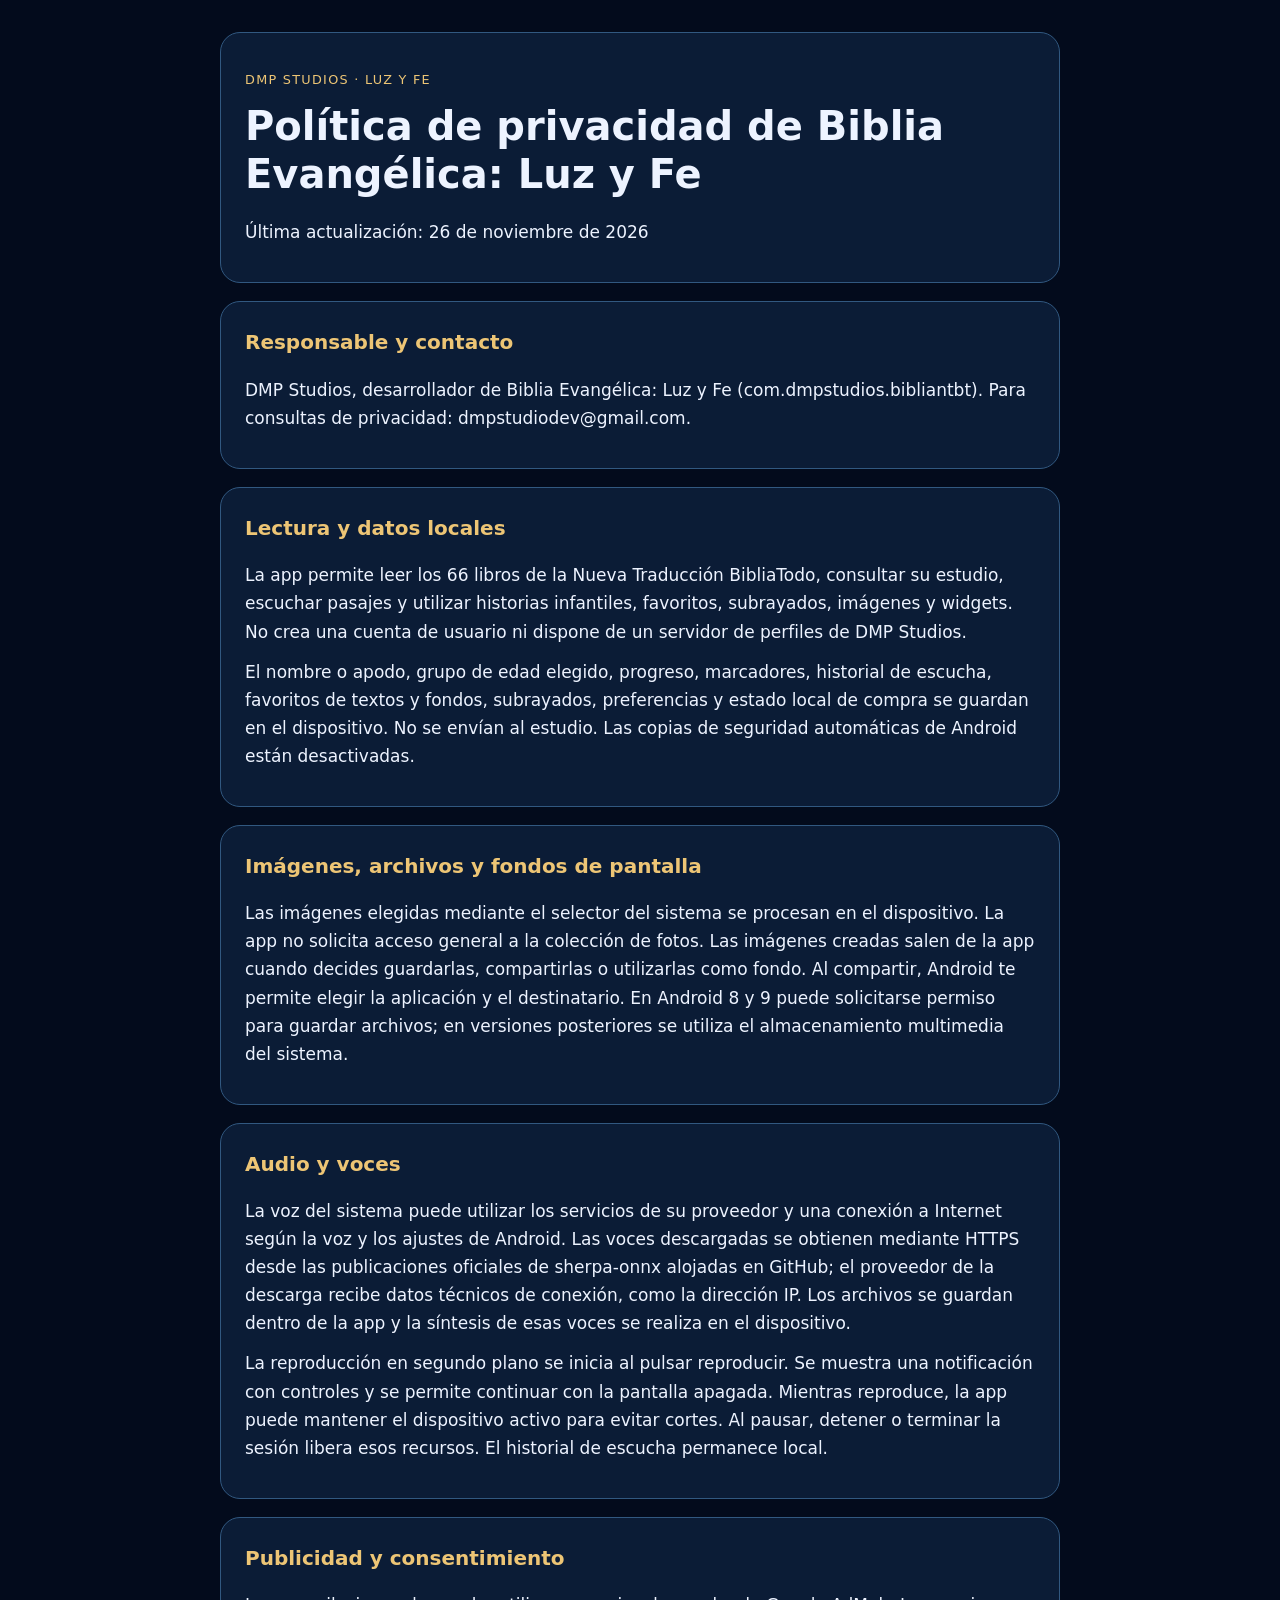
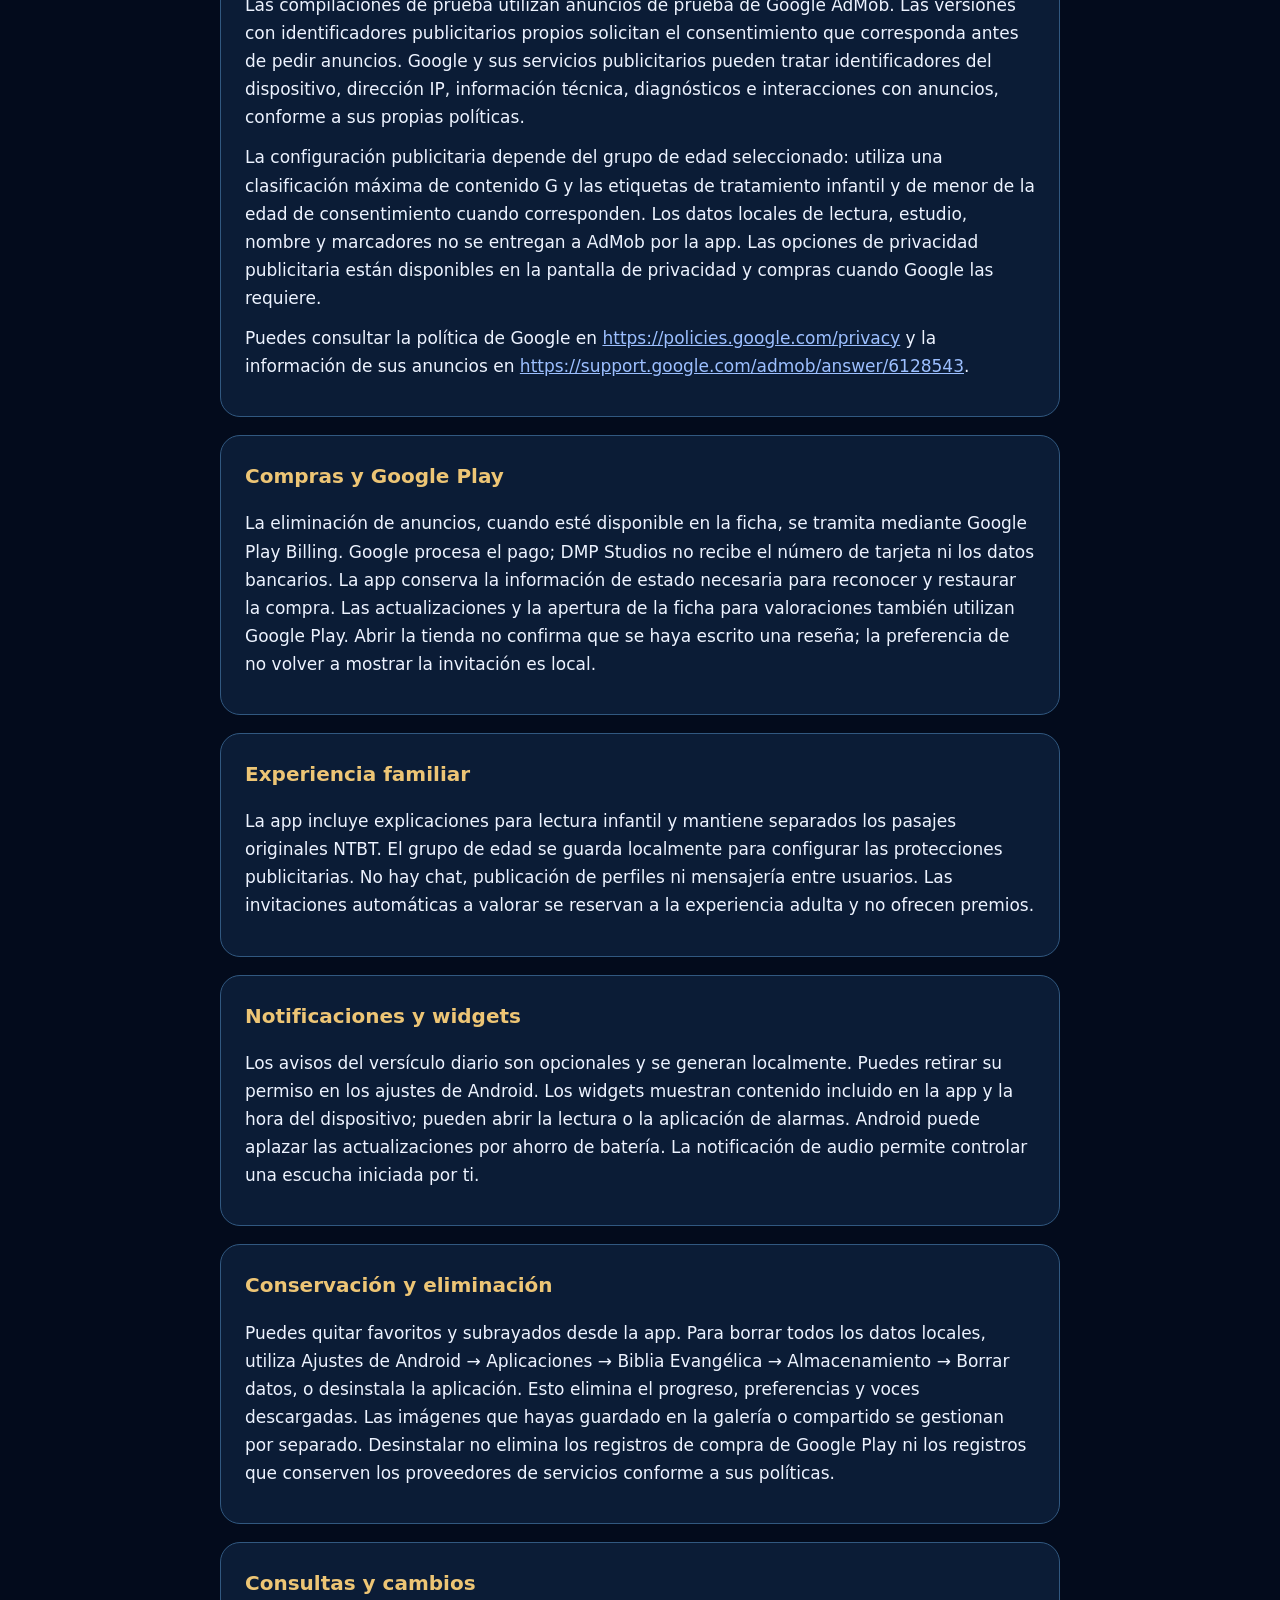
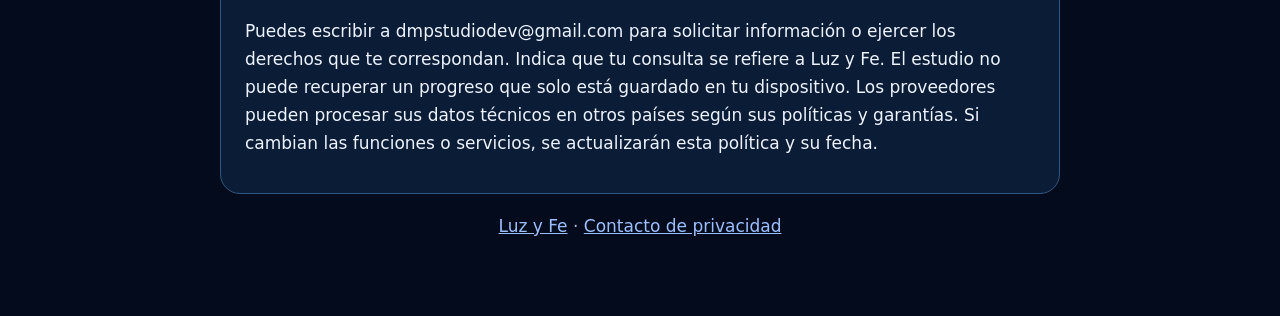
<file: privacidad-luz-y-fe.html>
<!doctype html><html lang="es"><head><meta charset="utf-8"><meta name="viewport" content="width=device-width,initial-scale=1"><meta name="theme-color" content="#030b1c"><title>Privacidad de Luz y Fe · DMP Studios</title><link rel="canonical" href="https://pablorodriguezdev.github.io/dmp-studios/privacidad-luz-y-fe.html"><style>
        *{box-sizing:border-box}body{margin:0;background:#030b1c;color:#edf3ff;font:17px/1.65 system-ui,sans-serif}
        main{max-width:880px;margin:auto;padding:32px 20px 64px}header,section{padding:24px;border:1px solid #315880;border-radius:20px;background:#0b1c36;margin-bottom:18px}
        h1{font:600 clamp(1.75rem,5vw,2.5rem)/1.2 system-ui;margin:8px 0 20px}h2{font-size:1.25rem;color:#edc575;margin-top:0}.brand{letter-spacing:.1em;font-size:.8rem;color:#edc575}
        a{color:#9cbfff;overflow-wrap:anywhere}a:focus-visible{outline:3px solid #edc575;outline-offset:4px}p{margin:12px 0}footer{text-align:center;color:#a7b9d5}
        </style></head><body><main><header><p class="brand">DMP STUDIOS · LUZ Y FE</p><h1>Política de privacidad de Biblia Evangélica: Luz y Fe</h1><p>Última actualización: 26 de noviembre de 2026</p></header><section><h2>Responsable y contacto</h2><p>DMP Studios, desarrollador de Biblia Evangélica: Luz y Fe (com.dmpstudios.bibliantbt). Para consultas de privacidad: dmpstudiodev@gmail.com.</p></section><section><h2>Lectura y datos locales</h2><p>La app permite leer los 66 libros de la Nueva Traducción BibliaTodo, consultar su estudio, escuchar pasajes y utilizar historias infantiles, favoritos, subrayados, imágenes y widgets. No crea una cuenta de usuario ni dispone de un servidor de perfiles de DMP Studios.</p><p>El nombre o apodo, grupo de edad elegido, progreso, marcadores, historial de escucha, favoritos de textos y fondos, subrayados, preferencias y estado local de compra se guardan en el dispositivo. No se envían al estudio. Las copias de seguridad automáticas de Android están desactivadas.</p></section><section><h2>Imágenes, archivos y fondos de pantalla</h2><p>Las imágenes elegidas mediante el selector del sistema se procesan en el dispositivo. La app no solicita acceso general a la colección de fotos. Las imágenes creadas salen de la app cuando decides guardarlas, compartirlas o utilizarlas como fondo. Al compartir, Android te permite elegir la aplicación y el destinatario. En Android 8 y 9 puede solicitarse permiso para guardar archivos; en versiones posteriores se utiliza el almacenamiento multimedia del sistema.</p></section><section><h2>Audio y voces</h2><p>La voz del sistema puede utilizar los servicios de su proveedor y una conexión a Internet según la voz y los ajustes de Android. Las voces descargadas se obtienen mediante HTTPS desde las publicaciones oficiales de sherpa-onnx alojadas en GitHub; el proveedor de la descarga recibe datos técnicos de conexión, como la dirección IP. Los archivos se guardan dentro de la app y la síntesis de esas voces se realiza en el dispositivo.</p><p>La reproducción en segundo plano se inicia al pulsar reproducir. Se muestra una notificación con controles y se permite continuar con la pantalla apagada. Mientras reproduce, la app puede mantener el dispositivo activo para evitar cortes. Al pausar, detener o terminar la sesión libera esos recursos. El historial de escucha permanece local.</p></section><section><h2>Publicidad y consentimiento</h2><p>Las compilaciones de prueba utilizan anuncios de prueba de Google AdMob. Las versiones con identificadores publicitarios propios solicitan el consentimiento que corresponda antes de pedir anuncios. Google y sus servicios publicitarios pueden tratar identificadores del dispositivo, dirección IP, información técnica, diagnósticos e interacciones con anuncios, conforme a sus propias políticas.</p><p>La configuración publicitaria depende del grupo de edad seleccionado: utiliza una clasificación máxima de contenido G y las etiquetas de tratamiento infantil y de menor de la edad de consentimiento cuando corresponden. Los datos locales de lectura, estudio, nombre y marcadores no se entregan a AdMob por la app. Las opciones de privacidad publicitaria están disponibles en la pantalla de privacidad y compras cuando Google las requiere.</p><p>Puedes consultar la política de Google en <a href="https://policies.google.com/privacy">https://policies.google.com/privacy</a> y la información de sus anuncios en <a href="https://support.google.com/admob/answer/6128543">https://support.google.com/admob/answer/6128543</a>.</p></section><section><h2>Compras y Google Play</h2><p>La eliminación de anuncios, cuando esté disponible en la ficha, se tramita mediante Google Play Billing. Google procesa el pago; DMP Studios no recibe el número de tarjeta ni los datos bancarios. La app conserva la información de estado necesaria para reconocer y restaurar la compra. Las actualizaciones y la apertura de la ficha para valoraciones también utilizan Google Play. Abrir la tienda no confirma que se haya escrito una reseña; la preferencia de no volver a mostrar la invitación es local.</p></section><section><h2>Experiencia familiar</h2><p>La app incluye explicaciones para lectura infantil y mantiene separados los pasajes originales NTBT. El grupo de edad se guarda localmente para configurar las protecciones publicitarias. No hay chat, publicación de perfiles ni mensajería entre usuarios. Las invitaciones automáticas a valorar se reservan a la experiencia adulta y no ofrecen premios.</p></section><section><h2>Notificaciones y widgets</h2><p>Los avisos del versículo diario son opcionales y se generan localmente. Puedes retirar su permiso en los ajustes de Android. Los widgets muestran contenido incluido en la app y la hora del dispositivo; pueden abrir la lectura o la aplicación de alarmas. Android puede aplazar las actualizaciones por ahorro de batería. La notificación de audio permite controlar una escucha iniciada por ti.</p></section><section><h2>Conservación y eliminación</h2><p>Puedes quitar favoritos y subrayados desde la app. Para borrar todos los datos locales, utiliza Ajustes de Android → Aplicaciones → Biblia Evangélica → Almacenamiento → Borrar datos, o desinstala la aplicación. Esto elimina el progreso, preferencias y voces descargadas. Las imágenes que hayas guardado en la galería o compartido se gestionan por separado. Desinstalar no elimina los registros de compra de Google Play ni los registros que conserven los proveedores de servicios conforme a sus políticas.</p></section><section><h2>Consultas y cambios</h2><p>Puedes escribir a dmpstudiodev@gmail.com para solicitar información o ejercer los derechos que te correspondan. Indica que tu consulta se refiere a Luz y Fe. El estudio no puede recuperar un progreso que solo está guardado en tu dispositivo. Los proveedores pueden procesar sus datos técnicos en otros países según sus políticas y garantías. Si cambian las funciones o servicios, se actualizarán esta política y su fecha.</p></section><footer><p><a href="./luz-y-fe.html">Luz y Fe</a> · <a href="mailto:dmpstudiodev@gmail.com">Contacto de privacidad</a></p></footer></main></body></html>
</file>
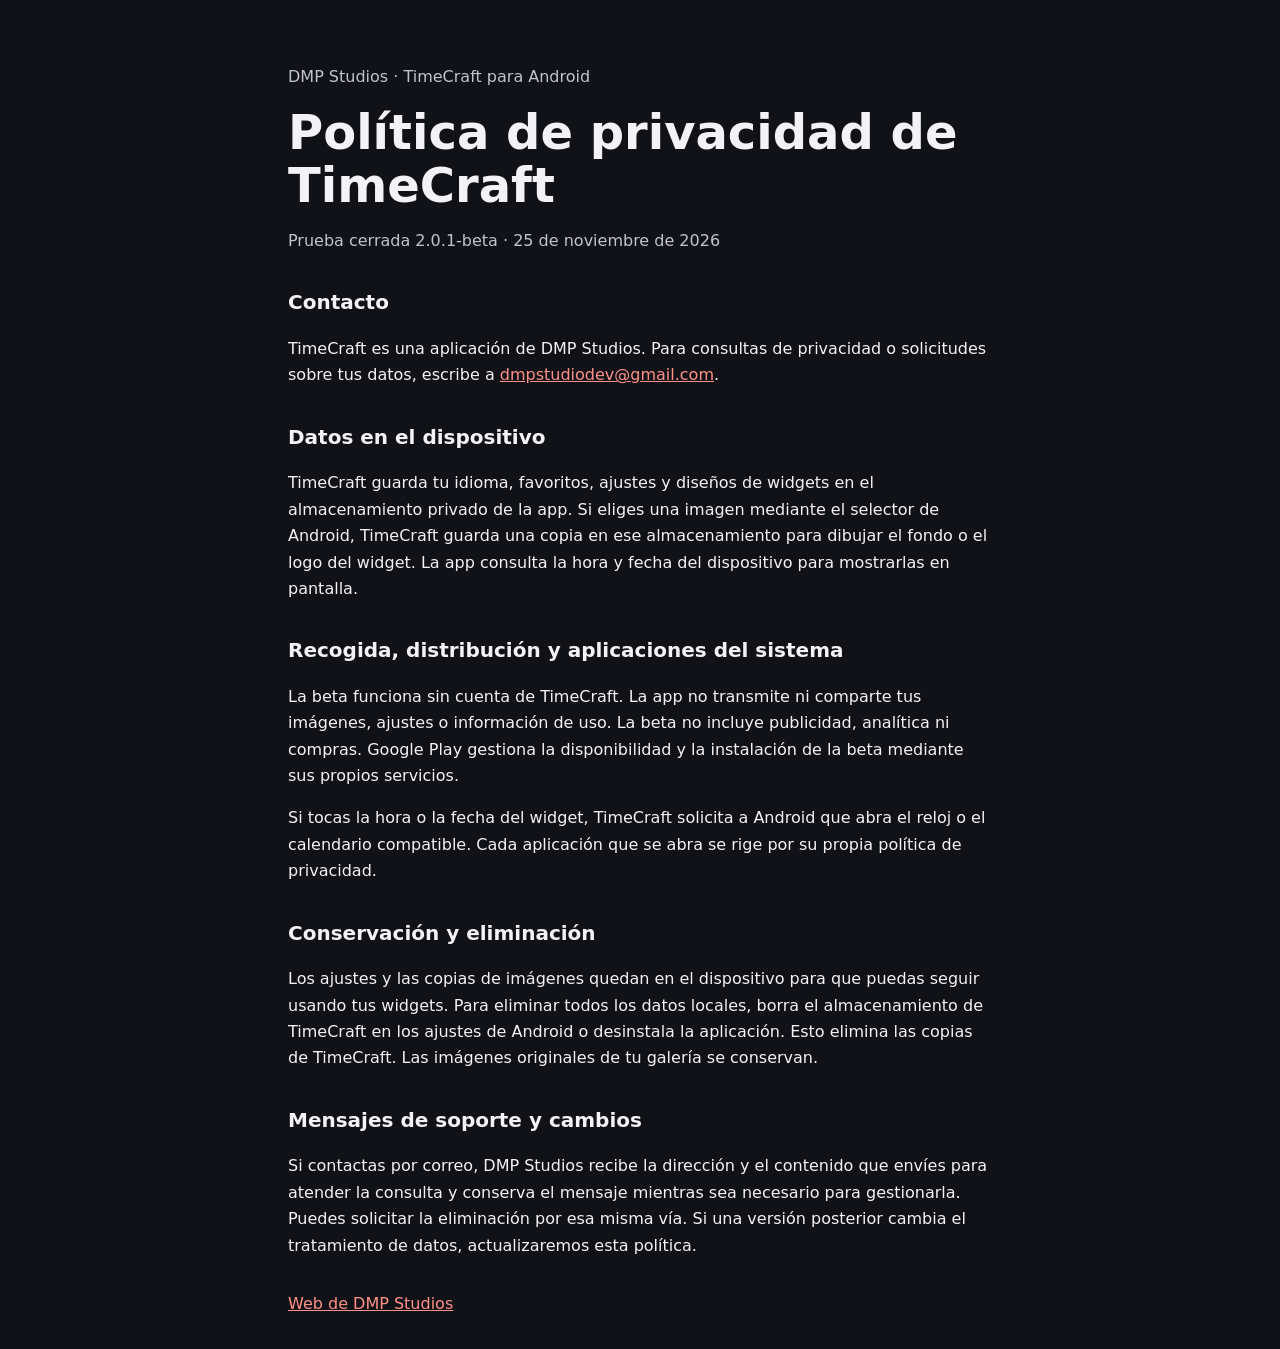
<file: privacidad-timecraft.html>
<!doctype html>
<html lang="es">
<head>
  <meta charset="utf-8">
  <meta name="viewport" content="width=device-width, initial-scale=1">
  <title>Privacidad de TimeCraft · DMP Studios</title>
  <meta name="description" content="Política de privacidad de la prueba cerrada de TimeCraft para Android.">
  <style>
    body { margin: 0; background: #111218; color: #f3f3f5; font: 1rem/1.65 system-ui, sans-serif; }
    main, footer { width: min(44rem, calc(100% - 3rem)); margin: 0 auto; }
    main { padding: 3rem 0 1rem; }
    h1 { font-size: clamp(2rem, 6vw, 3rem); line-height: 1.1; margin: .5rem 0 1rem; }
    h2 { font-size: 1.25rem; margin-top: 2rem; }
    a { color: #ff9187; }
    footer { padding-bottom: 2rem; }
    .meta { color: #c2c3cc; }
  </style>
</head>
<body>
<main>
  <p class="meta">DMP Studios · TimeCraft para Android</p>
  <h1>Política de privacidad de TimeCraft</h1>
  <p class="meta">Prueba cerrada 2.0.1-beta · 25 de noviembre de 2026</p>

  <h2>Contacto</h2>
  <p>TimeCraft es una aplicación de DMP Studios. Para consultas de privacidad o solicitudes sobre tus datos, escribe a <a href="mailto:dmpstudiodev@gmail.com">dmpstudiodev@gmail.com</a>.</p>

  <h2>Datos en el dispositivo</h2>
  <p>TimeCraft guarda tu idioma, favoritos, ajustes y diseños de widgets en el almacenamiento privado de la app. Si eliges una imagen mediante el selector de Android, TimeCraft guarda una copia en ese almacenamiento para dibujar el fondo o el logo del widget. La app consulta la hora y fecha del dispositivo para mostrarlas en pantalla.</p>

  <h2>Recogida, distribución y aplicaciones del sistema</h2>
  <p>La beta funciona sin cuenta de TimeCraft. La app no transmite ni comparte tus imágenes, ajustes o información de uso. La beta no incluye publicidad, analítica ni compras. Google Play gestiona la disponibilidad y la instalación de la beta mediante sus propios servicios.</p>
  <p>Si tocas la hora o la fecha del widget, TimeCraft solicita a Android que abra el reloj o el calendario compatible. Cada aplicación que se abra se rige por su propia política de privacidad.</p>

  <h2>Conservación y eliminación</h2>
  <p>Los ajustes y las copias de imágenes quedan en el dispositivo para que puedas seguir usando tus widgets. Para eliminar todos los datos locales, borra el almacenamiento de TimeCraft en los ajustes de Android o desinstala la aplicación. Esto elimina las copias de TimeCraft. Las imágenes originales de tu galería se conservan.</p>

  <h2>Mensajes de soporte y cambios</h2>
  <p>Si contactas por correo, DMP Studios recibe la dirección y el contenido que envíes para atender la consulta y conserva el mensaje mientras sea necesario para gestionarla. Puedes solicitar la eliminación por esa misma vía. Si una versión posterior cambia el tratamiento de datos, actualizaremos esta política.</p>
</main>
<footer><a href="https://pablorodriguezdev.github.io/dmp-studios/">Web de DMP Studios</a></footer>
</body>
</html>
</file>
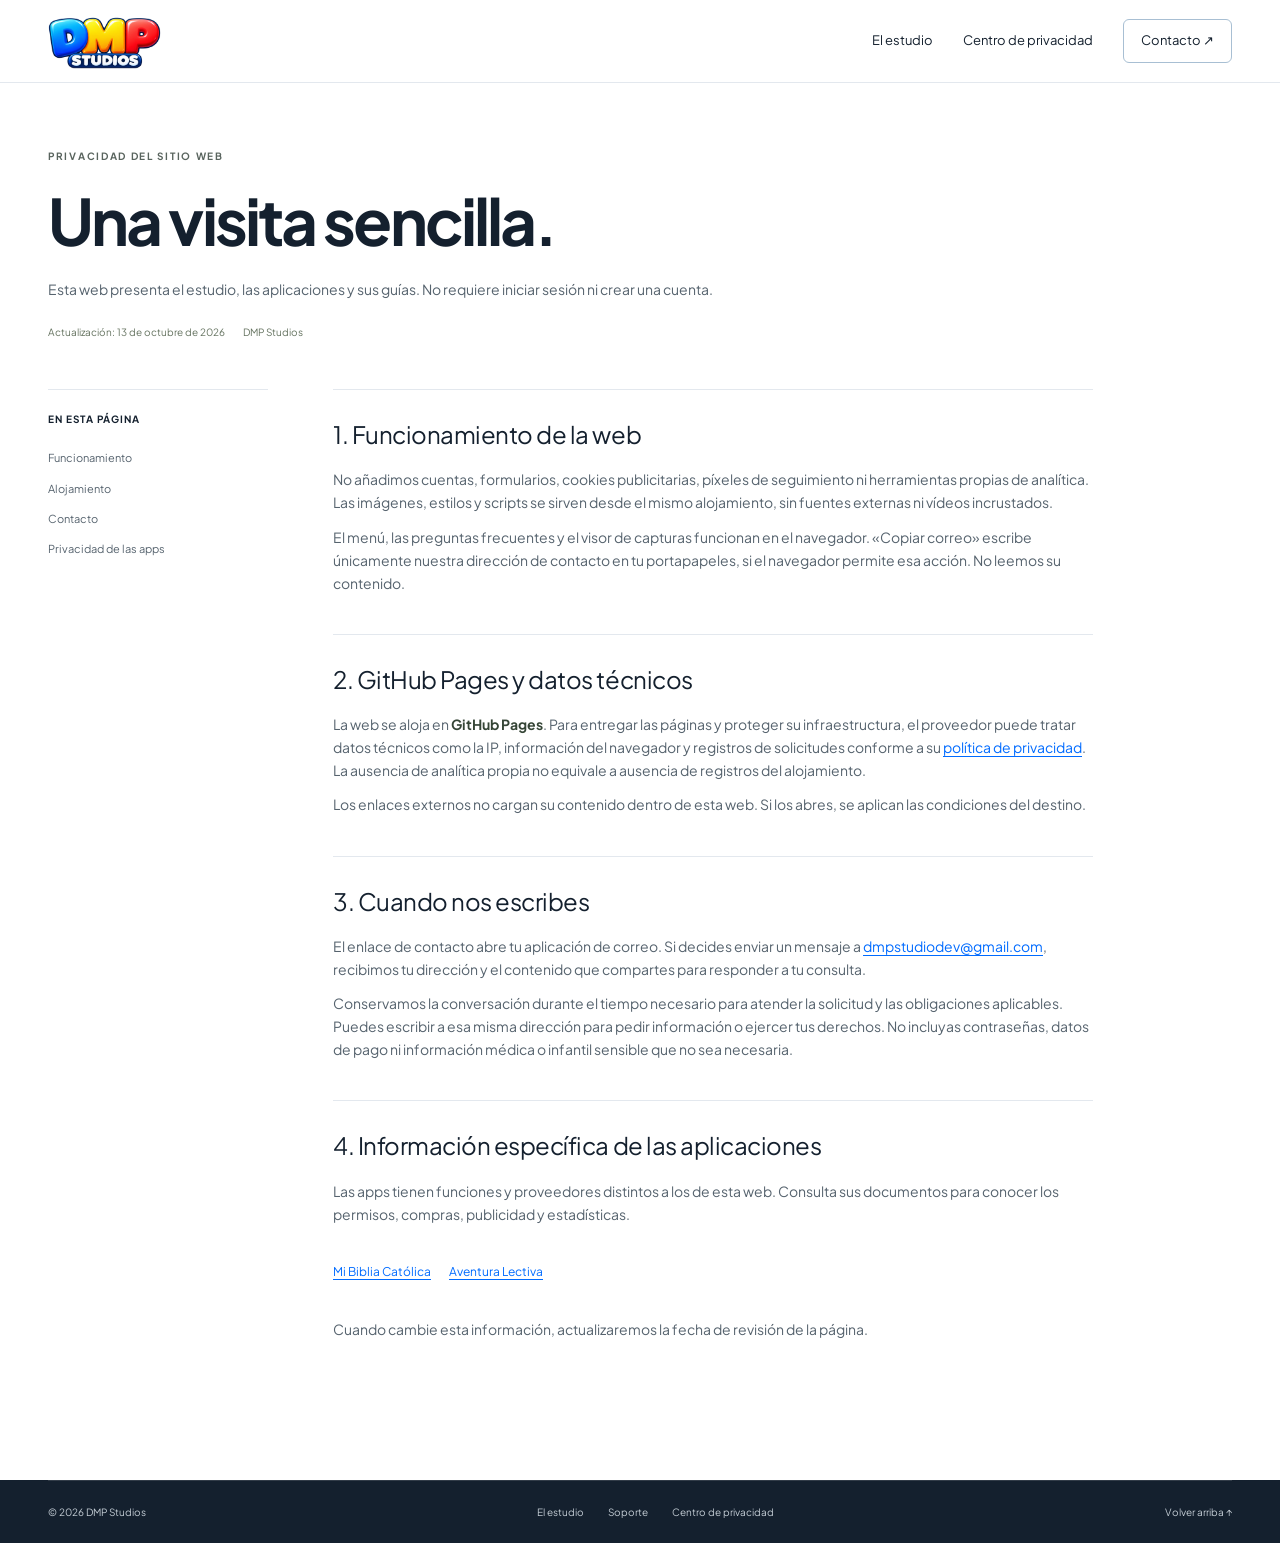
<file: privacidad-web.html>
<!doctype html><html lang="es"><head><meta charset="utf-8"><meta name="viewport" content="width=device-width, initial-scale=1"><title>Privacidad de esta web · DMP Studios</title><meta name="description" content="Información de privacidad de la web de DMP Studios: sin cuentas, formularios, cookies publicitarias o analítica propia; alojamiento en GitHub Pages."><meta name="theme-color" content="#121c2c"><link rel="canonical" href="https://pablorodriguezdev.github.io/dmp-studios/privacidad-web.html"><link rel="icon" href="./assets/dmp-wordmark.png" type="image/webp"><link rel="stylesheet" href="./styles.css?v=20261013-3"><link rel="stylesheet" href="./support-pages.css"></head><body><a class="skip-link" href="#contenido">Saltar al contenido</a><header class="site-header"><div class="nav-shell"><a class="brand" href="./index.html" aria-label="DMP Studios, inicio"><img src="./assets/dmp-wordmark.png" width="52" height="52" alt=""><span>DMP <b>STUDIOS</b><small>DESARROLLO INDEPENDIENTE</small></span></a><button class="menu-toggle" type="button" aria-expanded="false" aria-controls="site-nav" data-menu-toggle><span></span><span></span><span class="sr-only" data-menu-label>Abrir menú</span></button><nav id="site-nav" class="site-nav" aria-label="Navegación principal" data-nav><a href="./index.html">El estudio</a><a href="./index.html#privacidad">Centro de privacidad</a><a class="nav-cta" href="mailto:dmpstudiodev@gmail.com">Contacto ↗</a></nav></div></header><main class="wrap" id="contenido"><div class="legal-intro"><p class="eyebrow">PRIVACIDAD DEL SITIO WEB</p><h1>Una visita sencilla.</h1><p>Esta web presenta el estudio, las aplicaciones y sus guías. No requiere iniciar sesión ni crear una cuenta.</p><div class="legal-meta"><span>Actualización: 13 de octubre de 2026</span><span>DMP Studios</span></div></div><div class="legal-layout"><nav class="legal-toc" aria-label="Índice de privacidad"><strong>EN ESTA PÁGINA</strong><a href="#web">Funcionamiento</a><a href="#hosting">Alojamiento</a><a href="#contacto">Contacto</a><a href="#apps">Privacidad de las apps</a></nav><div class="legal-body"><section id="web"><h2>1. Funcionamiento de la web</h2><p>No añadimos cuentas, formularios, cookies publicitarias, píxeles de seguimiento ni herramientas propias de analítica. Las imágenes, estilos y scripts se sirven desde el mismo alojamiento, sin fuentes externas ni vídeos incrustados.</p><p>El menú, las preguntas frecuentes y el visor de capturas funcionan en el navegador. «Copiar correo» escribe únicamente nuestra dirección de contacto en tu portapapeles, si el navegador permite esa acción. No leemos su contenido.</p></section><section id="hosting"><h2>2. GitHub Pages y datos técnicos</h2><p>La web se aloja en <strong>GitHub Pages</strong>. Para entregar las páginas y proteger su infraestructura, el proveedor puede tratar datos técnicos como la IP, información del navegador y registros de solicitudes conforme a su <a href="https://docs.github.com/en/site-policy/privacy-policies/github-general-privacy-statement" target="_blank" rel="noopener noreferrer">política de privacidad</a>. La ausencia de analítica propia no equivale a ausencia de registros del alojamiento.</p><p>Los enlaces externos no cargan su contenido dentro de esta web. Si los abres, se aplican las condiciones del destino.</p></section><section id="contacto"><h2>3. Cuando nos escribes</h2><p>El enlace de contacto abre tu aplicación de correo. Si decides enviar un mensaje a <a href="mailto:dmpstudiodev@gmail.com">dmpstudiodev@gmail.com</a>, recibimos tu dirección y el contenido que compartes para responder a tu consulta.</p><p>Conservamos la conversación durante el tiempo necesario para atender la solicitud y las obligaciones aplicables. Puedes escribir a esa misma dirección para pedir información o ejercer tus derechos. No incluyas contraseñas, datos de pago ni información médica o infantil sensible que no sea necesaria.</p></section><section id="apps"><h2>4. Información específica de las aplicaciones</h2><p>Las apps tienen funciones y proveedores distintos a los de esta web. Consulta sus documentos para conocer los permisos, compras, publicidad y estadísticas.</p><div class="legal-links"><a href="./privacidad-biblia.html">Mi Biblia Católica</a><a href="./privacidad-aventura.html">Aventura Lectiva</a></div><p>Cuando cambie esta información, actualizaremos la fecha de revisión de la página.</p></section></div></div></main><footer class="site-footer"><div class="wrap footer-bottom"><p>© <span data-year>2026</span> DMP Studios</p><nav aria-label="Navegación secundaria"><a href="./index.html">El estudio</a><a href="./index.html#soporte">Soporte</a><a href="./index.html#privacidad">Centro de privacidad</a></nav><a href="#contenido">Volver arriba ↑</a></div></footer><script src="./app.js?v=20261013-3" defer></script></body></html>
</file>
<file: conversor-fechas.css>
:root{font-family:"Segoe UI",Arial,sans-serif;color:#263c38;background:#f3f2ec;font-synthesis:none;--mono:"Cascadia Code","SFMono-Regular",Consolas,"Liberation Mono",monospace;--accent:#146c5b;--muted:#5c6e68}
*{box-sizing:border-box}body{margin:0;-webkit-font-smoothing:antialiased}a{color:inherit}button,input{font:inherit}.shell{width:min(1120px,calc(100% - 64px));margin-inline:auto}
.skip-link{position:absolute;left:20px;top:-80px;padding:12px;background:#fff;z-index:2}.skip-link:focus{top:12px}
.intro{padding:62px 0 32px}.eyebrow{display:flex;align-items:center;gap:12px;font:600 11px/1.5 var(--mono);letter-spacing:.08em;color:var(--muted);margin:0 0 20px}.eyebrow>span{color:#a1492b;font-size:16px}h1{font:600 clamp(28px,4.4vw,52px)/1.2 var(--mono);letter-spacing:-.055em;color:#243c35;margin:0 0 22px;max-width:100%;text-wrap:balance}h1 em{font-style:normal;color:var(--accent)}.intro-copy{color:var(--muted);line-height:1.75;font-size:15px;max-width:610px;margin:0}
.format-guide{display:flex;align-items:center;justify-content:space-between;gap:26px;margin:0 0 30px;padding:22px 25px;background:#e8ece3;border:1px solid #cdd5cc;border-left:3px solid var(--accent);border-radius:3px}.format-title{display:flex;align-items:center;gap:17px;min-width:0}.format-icon{font:11px/1.2 var(--mono);color:#146c5b;padding:12px 10px;background:#fff;border:1px solid #cdd5cc;border-radius:3px;white-space:nowrap}.format-title strong{font-size:13px;font-weight:650}.format-title p{font-size:12px;line-height:1.6;color:var(--muted);margin:5px 0 0}.format-sample{flex-shrink:0}.format-sample code{font:15px/1.5 var(--mono);letter-spacing:.025em;color:#a1492b}.format-sample>span{display:block;font-size:9px;margin-top:6px;color:var(--muted)}
.converter-grid{display:grid;grid-template-columns:repeat(2,minmax(0,1fr));gap:24px}.converter-card{min-width:0;background:#fff;border:1px solid #cdd5cc;border-top:3px solid var(--accent);border-radius:4px;padding:28px}.card-heading{display:flex;justify-content:space-between;align-items:center;gap:12px;margin-bottom:30px}.card-heading>div{display:flex;align-items:center;gap:12px}.card-index{font:11px/1 var(--mono);color:#146c5b;background:#eaf0e7;border-radius:6px;padding:9px}h2{font:600 16px/1.3 var(--mono);letter-spacing:-.04em;margin:0;color:#304d42}.state{font-size:10px;color:#607068;border:1px solid #d5dcd1;border-radius:3px;padding:5px 9px;white-space:nowrap}.converter-card label{display:block;font-size:12px;font-weight:650;margin-bottom:10px}.converter-card input{display:block;width:100%;height:54px;padding:0 15px;font:17px var(--mono);font-variant-numeric:tabular-nums;border:1px solid #bcc9be;border-radius:3px;background:#fff;color:#285445;outline:none;transition:border-color .15s,box-shadow .15s}.converter-card input::placeholder{color:#738079;opacity:1}.converter-card input:focus{border-color:var(--accent);box-shadow:0 0 0 3px #146c5b1a}.field-help{font-size:11px;line-height:1.6;margin:9px 0 23px;min-height:18px;color:#5c6e68}
.result-panel{border-radius:3px;border:1px solid #d4ddcf;background:#edf2e9;padding:23px;min-height:180px}.result-label{font:600 10px/1.5 var(--mono);letter-spacing:.08em;color:#536e5d;margin:0 0 16px}.result-date{display:block;font:600 35px/1.1 var(--mono);letter-spacing:-.055em;font-variant-numeric:tabular-nums;color:#305746}.result-time{font:18px/1.5 var(--mono);color:#a1492b;font-variant-numeric:tabular-nums;margin:9px 0 11px}.result-description{font-size:11px;line-height:1.6;color:#5c6e68;margin:0}.card-bottom{display:flex;justify-content:space-between;align-items:center;gap:12px;margin-top:22px;min-height:35px}.copy-button{display:flex;align-items:center;gap:8px;background:#fff;border:1px solid #9eb8a8;color:#146c5b;border-radius:3px;font-size:11px;font-weight:650;cursor:pointer;min-height:36px;padding:8px 11px}.copy-button svg{width:15px;height:15px}.copy-button:hover:not(:disabled){background:#e5eee3;border-color:#146c5b}.copy-button:disabled{cursor:default;color:#738079;background:#f5f6f0;border-color:#d9dfd4}.copy-feedback{font-size:11px;color:#146c5b;line-height:1.5;min-width:0;overflow-wrap:anywhere}.copy-button{flex-shrink:0}
.converter-card[data-valid="true"] .state{color:#176344;background:#e7f2e5;border-color:#b6cfb7}.converter-card[data-valid="true"] .result-date{color:#146c5b}.converter-card[data-valid="false"] input{border-color:#b94b35}.converter-card[data-valid="false"] .field-help{color:#a33b29}.converter-card[data-valid="false"] .state{color:#a33b29;background:#fff0e9;border-color:#e5c6b9}
.conversion-notes{display:flex;justify-content:space-between;align-items:flex-start;gap:24px;margin:20px 0 55px}.conversion-notes p{font-size:10px;line-height:1.7;color:#5c6e68;margin:0}.conversion-notes p:first-child>span{color:#a1492b;margin-right:5px}.local-note{display:flex;gap:7px;align-items:center;flex-shrink:0}.local-note>span{width:5px;height:5px;border-radius:50%;background:#146c5b;flex-shrink:0}.noscript-message{color:#a03131;background:#fff0f0;padding:18px;border-radius:3px}.copy-button:focus-visible{outline:3px solid #146c5b;outline-offset:5px}
@media(max-width:1000px){.format-guide{flex-wrap:wrap;gap:18px}.format-sample{margin-left:88px}.conversion-notes{flex-direction:column;gap:10px}.converter-card{padding:23px}.converter-card input{font-size:15px}.result-date{font-size:32px}}
@media(max-width:700px){.shell{width:calc(100% - 36px)}.intro{padding-top:40px}.intro-copy{font-size:14px}.converter-grid{grid-template-columns:1fr;gap:20px}.format-guide{padding:18px}.format-title{gap:12px;align-items:flex-start}.format-icon{font-size:9px;padding:12px 7px}.format-sample{margin-left:0}.format-sample code{font-size:14px}.format-sample>span{font-size:8px;line-height:1.7}.converter-card{padding:23px}.card-heading{margin-bottom:24px}.result-panel{min-height:174px}.converter-card input{font-size:16px;padding:0 12px}.conversion-notes{margin-bottom:35px}.local-note{white-space:normal;flex-shrink:1}}
@media(max-width:370px){.converter-card{padding:20px}.converter-card input{font-size:14px}.card-heading{gap:8px}.card-heading>div{gap:8px}.state{font-size:9px;padding:5px 7px}.result-panel{padding:20px}.result-date{font-size:30px}.result-time{font-size:17px}.copy-button{font-size:10px}.copy-feedback{font-size:10px}}
@media(prefers-reduced-motion:reduce){*,*::before,*::after{transition:none!important}}

/* Syntax accents and compact layouts for the standalone converter. */
h1 .title-connector{color:#60736b;font-weight:400}.title-punctuation{color:#a1492b}.converter-card:nth-child(2){border-top-color:#a1492b}.converter-card:nth-child(2) .card-index{color:#a1492b;background:#f5eae0}::selection{background:#c6e5d7;color:#153e34}
@media(max-width:700px){h1{font-size:clamp(28px,6.7vw,40px)}.format-sample>span{font-size:10px}}
@media(max-width:370px){h2{font-size:14px}}
</file>
<file: styles.css>
/* DMP Studios — editorial studio identity, October 2026 */
:root{--ink:#172332;--navy:#121c2c;--navy-soft:#1b293b;--paper:#f7f5ef;--muted:#56636e;--line:#dedfd9;--gold:#e4bd7c;--green:#254a3c;--serif:Georgia,'Times New Roman',serif;--sans:Inter,'Segoe UI',Arial,sans-serif;--radius:24px;--max:1220px}
*{box-sizing:border-box}html{scroll-behavior:smooth;scroll-padding-top:100px}body{margin:0;background:var(--paper);color:var(--ink);font-family:var(--sans);font-size:16px;line-height:1.65;-webkit-font-smoothing:antialiased}img{max-width:100%;height:auto;display:block}a{color:inherit;text-decoration:none}button,input{font:inherit}button,a,summary{-webkit-tap-highlight-color:transparent}button{cursor:pointer}a,button,summary{touch-action:manipulation}button:disabled{cursor:default}h1,h2,h3,p,figure{margin:0}h1,h2{font-family:var(--serif);font-weight:400;line-height:1.06;letter-spacing:-.045em}h2{font-size:clamp(38px,4.5vw,62px)}h3{line-height:1.2}em{font-weight:400}ul{padding:0;margin:0;list-style:none}section[id],div[id]{scroll-margin-top:95px}::selection{background:#e4bd7c;color:#121c2c}:focus-visible{outline:3px solid #b5843c;outline-offset:5px}.wrap{width:min(var(--max),calc(100% - 96px));margin-inline:auto}.section{padding-block:108px}.sr-only{position:absolute;width:1px;height:1px;padding:0;margin:-1px;overflow:hidden;clip:rect(0,0,0,0);white-space:nowrap;border:0}.skip-link{position:fixed;z-index:100;top:12px;left:12px;padding:12px 20px;background:white;color:var(--ink);transform:translateY(-180%)}.skip-link:focus{transform:translateY(0)}
.site-header{background:var(--navy);color:#fff;position:sticky;top:0;z-index:30;border-bottom:1px solid #ffffff14}.nav-shell{max-width:var(--max);width:calc(100% - 96px);margin:auto;min-height:88px;display:flex;align-items:center;justify-content:space-between;gap:24px}.brand{display:inline-flex;align-items:center;gap:13px;flex-shrink:0;line-height:1.2;font-size:20px;letter-spacing:.025em}.brand img{width:52px;height:52px;object-fit:contain}.brand b{font-weight:400;font-size:14px;letter-spacing:.16em}.brand small{display:block;font-size:8px;letter-spacing:.2em;color:#b9c4cd;margin-top:7px}.site-nav{display:flex;align-items:center;gap:30px;font-size:13px}.site-nav>a{padding:10px 0;transition:color .2s}.site-nav>a:hover{color:var(--gold)}.site-nav .nav-cta{padding:10px 17px;border:1px solid #ffffff3d;border-radius:6px}.nav-cta span{margin-left:12px}.menu-toggle{display:none}.eyebrow{font-size:10px;letter-spacing:.17em;font-weight:700;display:flex;align-items:center;gap:11px;color:#59645e;margin-bottom:22px}.eyebrow.light{color:#c2cbd3}.signal{width:6px;height:6px;background:var(--gold);border-radius:50%;box-shadow:0 0 0 5px #e4bd7c13}.actions{display:flex;align-items:center;flex-wrap:wrap;gap:25px}.button{display:inline-flex;align-items:center;justify-content:center;gap:28px;padding:15px 22px;border-radius:6px;font-size:13px;font-weight:600;min-height:52px;transition:transform .2s,background .2s}.button:hover{transform:translateY(-3px)}.button-gold{background:var(--gold);color:#172332}.button-gold:hover{background:#f0cc92}.button-ink{background:var(--ink);color:#fff}.button-ink:hover{background:#293d4c}.button-outline{border:1px solid #c3c9c2;background:transparent}.text-link{display:inline-flex;align-items:center;gap:20px;font-size:13px;font-weight:600}.text-link:hover{color:#896024}.light-link{color:#e8edf0}.light-link:hover{color:var(--gold)}.quiet-link{font-size:12px;display:block;margin-top:20px;text-decoration:underline;text-underline-offset:4px;color:var(--muted)}
.studio-hero{background:var(--navy);color:#faf8f2;overflow:hidden}.hero-inner{display:grid;grid-template-columns:1fr 1.02fr;align-items:center;gap:30px;min-height:680px;padding-block:54px}.hero-copy{position:relative;z-index:1}.hero-copy h1{font-size:clamp(58px,6.2vw,88px);line-height:1.04;letter-spacing:-.05em}.hero-copy h1 em{color:var(--gold)}.hero-intro{color:#b9c6d0;font-size:15px;line-height:1.85;margin:26px 0 30px}.hero-footnote{display:flex;align-items:center;gap:14px;margin-top:39px;color:#8e9caa;font-size:11px;line-height:1.55}.hero-footnote strong{font-weight:400;color:#c9d1d7}.mini-stars{color:var(--gold);font-size:30px}.studio-art{position:relative;display:grid;place-items:center;isolation:isolate;min-width:0}.studio-logo{width:100%;position:relative;filter:drop-shadow(0 20px 35px #00000030);z-index:1}.orbit{border:1px solid #b9c6d018;position:absolute;border-radius:50%;z-index:-1}.orbit-one{width:103%;aspect-ratio:1;transform:rotate(-25deg) scaleX(1.05)}.orbit-two{width:118%;aspect-ratio:1;transform:rotate(20deg) scaleX(1.03)}.art-index{position:absolute;top:-15px;right:0;font-size:10px;letter-spacing:.16em;color:#778a9e}.art-caption{display:flex;align-items:center;gap:70px;margin-top:14px;font-size:9px;letter-spacing:.28em;color:#aebfce}.art-caption>span:last-child{font-size:21px;color:var(--gold)}.hero-bottom{display:flex;justify-content:space-between;gap:24px;padding-block:21px;border-top:1px solid #ffffff1c;font-size:9px;letter-spacing:.12em;color:#a7b5c4}.hero-bottom a{display:flex;gap:40px;letter-spacing:0;font-size:11px}.purpose-strip{background:#e9e7dd;border-bottom:1px solid var(--line);padding-block:23px}.purpose-strip .wrap{display:flex;justify-content:space-between;align-items:center;gap:18px;font-size:12px}.purpose-strip i{font-style:normal;color:#9e8250;font-size:17px}.section-heading{display:flex;align-items:flex-end;justify-content:space-between;gap:60px;margin-bottom:51px}.section-heading>p{max-width:365px;color:var(--muted);font-size:14px;padding-bottom:5px}.section-heading em{color:#897248}.section-heading.compact h2{font-size:48px}
.product-showcase{display:grid;grid-template-columns:1fr 1.08fr;border-radius:var(--radius);overflow:hidden;margin-bottom:28px;background:#eeece3;min-height:590px}.product-copy{padding:48px 50px;align-self:center}.product-top{display:flex;align-items:center;gap:20px;margin-bottom:33px}.product-top>img{width:54px;height:54px;border-radius:13px}.status{font-size:10px;display:inline-flex;gap:8px;align-items:center;font-weight:500;color:#586254}.status>span{height:5px;width:5px;background:#8e805b;border-radius:50%}.product-copy .eyebrow{font-size:9px;margin-bottom:14px}.product-copy h3{font-family:var(--serif);font-weight:400;font-size:59px;letter-spacing:-.04em;line-height:1.02}.product-copy>p:not(.eyebrow){margin-top:20px;max-width:345px;color:var(--muted);font-size:14px}.feature-tags{display:flex;flex-wrap:wrap;gap:8px;margin:23px 0 27px}.feature-tags li{font-size:10px;border:1px solid #bfc6bf;padding:5px 10px;border-radius:30px;color:#445246}.product-stage{position:relative;min-height:590px;overflow:hidden;display:block}.bible-stage{background:#b6c5b5}.stage-label{position:absolute;top:31px;left:36px;font-size:9px;letter-spacing:.14em;color:#284838;z-index:3}.stage-orbit{position:absolute;inset:12% 5%;aspect-ratio:1;border:1px solid #ffffff5c;border-radius:50%}.phone{border:6px solid #20372f;border-radius:29px;padding:3px;background:#20372f;overflow:hidden;box-shadow:0 24px 35px #172c2233}.phone img{border-radius:20px;width:100%;height:auto}.phone-main{width:220px;position:absolute;left:10%;top:94px;transform:rotate(-8deg);z-index:2}.phone-side{width:202px;position:absolute;right:8%;top:162px;transform:rotate(10deg);z-index:1}.stage-note{position:absolute;left:36px;bottom:35px;font:italic 23px var(--serif);color:#254a3c;z-index:3}.stage-arrow{position:absolute;bottom:29px;right:29px;width:43px;height:43px;border:1px solid #23452f66;border-radius:50%;display:grid;place-items:center;font-size:21px;z-index:3}.game-showcase{background:#f0eee9;grid-template-columns:1.08fr 1fr}.game-stage{background:#d8dcf0}.game-stage .stage-label{color:#43476b}.game-stage .stage-orbit{inset:18% 6%}.stage-mascot{position:absolute;width:89%;left:6%;top:75px;filter:drop-shadow(0 25px 16px #51587c22);transition:transform .4s}.game-stage:hover .stage-mascot{transform:translateY(-8px) rotate(-2deg)}.floating-chip{position:absolute;bottom:44px;left:35px;padding:11px 15px;font-size:11px;background:#faf9f4;border-radius:5px;box-shadow:0 8px 24px #48537718;display:flex;gap:12px}.floating-chip>span{color:#968147}.game-stage .stage-arrow{color:#55577e;border-color:#55577e66}.next-project{display:flex;gap:28px;align-items:center;padding:32px;border:1px solid var(--line);border-radius:16px;margin-top:40px}.next-icon{width:68px;height:68px;border-radius:18px;flex-shrink:0;background:#e4ece3;display:grid;place-items:center;font-size:35px;font-weight:300;color:#537452}.next-project .eyebrow{margin-bottom:8px;font-size:8px}.next-project h3{font-size:23px}.next-project p:not(.eyebrow){max-width:530px;font-size:12px;color:var(--muted);margin-top:9px}.next-caption{font:italic 18px var(--serif);margin-left:auto;flex-shrink:0;color:#687260}.next-caption small{font:10px var(--sans);line-height:2.8}
.studio-section{background:var(--navy);padding-block:100px;color:#edf0e9}.studio-grid{display:grid;grid-template-columns:1fr 1fr;gap:100px}.studio-grid h2{font-size:58px}.studio-grid h2 em{color:var(--gold)}.studio-lead{color:#aebac6;font-size:14px;max-width:350px;margin:27px 0}.principles article{display:flex;gap:28px;padding:25px 0;border-bottom:1px solid #ffffff22}.principles article:first-child{padding-top:7px}.principles article>span{font-size:11px;color:var(--gold)}.principles h3{font-size:19px;font-weight:500;margin-bottom:12px}.principles p{color:#a9b7c5;font-size:13px;max-width:320px}.news-grid{display:grid;grid-template-columns:1fr 1fr;gap:25px}.news-card{padding:35px;background:#edece5;border-radius:16px}.news-meta{display:flex;justify-content:space-between;gap:20px;font-size:9px;letter-spacing:.1em;color:#586557;margin-bottom:27px}.news-card h3{font:400 31px/1.18 var(--serif);letter-spacing:-.02em}.news-card>p{font-size:13px;color:var(--muted);margin:18px 0 25px;max-width:440px}.privacy-section{background:#e9ece5;padding-block:95px}.privacy-links{display:grid;grid-template-columns:repeat(3,1fr);gap:18px}.privacy-links>a{border-top:1px solid #aebbad;padding-top:22px;display:flex;gap:15px;align-items:flex-start}.privacy-index{font-size:10px;color:#6b7a69;line-height:2}.privacy-links small{display:block;font-size:8px;letter-spacing:.14em;color:#64735f;margin-bottom:15px}.privacy-links h3{font-size:19px;font-weight:500;margin-bottom:12px}.privacy-links p{font-size:12px;color:var(--muted)}.privacy-links>a>span:last-child{margin-left:auto;font-size:22px}.privacy-links>a:hover h3{text-decoration:underline;text-underline-offset:5px}.support-section{display:grid;grid-template-columns:1fr 1fr;gap:90px}.support-copy>p:not(.eyebrow){margin-top:26px;color:var(--muted);font-size:14px;max-width:380px}.contact-email{display:flex;align-items:center;gap:15px;font-size:clamp(17px,1.8vw,23px);margin:30px 0 8px;letter-spacing:-.025em;overflow-wrap:anywhere}.copy-email{border:0;border-bottom:1px solid #899182;background:none;padding:6px 0;color:#64715f;font-size:11px}.copy-email>span{margin-left:15px}.support-copy>small{display:block;max-width:365px;font-size:10px;color:#6d756c;margin-top:19px}.faq-list details{border-bottom:1px solid #cdd2c9}.faq-list summary{font-size:14px;list-style:none;cursor:pointer;padding:24px 32px 24px 0;position:relative;font-weight:500}.faq-list summary::-webkit-details-marker{display:none}.faq-list summary::after{content:'+';position:absolute;right:2px;top:20px;font-size:24px;font-weight:300}.faq-list details[open] summary::after{content:'−'}.faq-list details p{font-size:13px;color:var(--muted);padding:0 23px 20px 0}.faq-list details a{display:block;font-size:12px;text-decoration:underline;padding-bottom:18px}.site-footer{background:var(--navy);color:#c3ccd4}.footer-top{display:flex;align-items:center;justify-content:space-between;gap:30px;padding-block:54px}.footer-top>p{font:italic 23px/1.3 var(--serif);color:#d3c4a8}.footer-bottom{padding-block:23px;border-top:1px solid #ffffff20;display:flex;justify-content:space-between;align-items:center;gap:25px;font-size:10px}.footer-bottom nav{display:flex;gap:24px}.footer-bottom a:hover{color:var(--gold)}
/* App detail pages */
.app-page{--accent:#8c6a35;--app-soft:#eae9dc;--app-deep:#284b3c}.app-page.game-page{--accent:#596097;--app-soft:#e7e9f4;--app-deep:#2e376b}.breadcrumb{padding-top:32px;font-size:11px;color:var(--muted)}.breadcrumb a{display:inline-flex;gap:13px}.app-hero{display:grid;grid-template-columns:1.05fr 1fr;gap:65px;align-items:center;padding-block:55px 72px}.app-identity{display:flex;gap:15px;align-items:center;margin-bottom:25px}.app-identity>img{width:49px;height:49px;border-radius:12px}.app-identity strong{font-size:13px;font-weight:600}.app-identity small{display:block;font-size:10px;color:var(--muted);margin-top:3px}.app-hero h1{font-size:clamp(55px,5.5vw,76px)}.app-hero h1 em{color:var(--accent)}.app-hero .hero-intro{color:var(--muted);max-width:420px;font-size:14px}.app-hero .status{margin-top:22px}.app-visual{background:var(--app-soft);border-radius:140px 140px 25px 25px;min-height:520px;position:relative;overflow:hidden}.app-visual .phone-main{width:216px;left:12%;top:53px}.app-visual .phone-side{width:186px;top:142px;right:8%}.app-visual .stage-label{top:auto;bottom:26px;left:30px;font-size:8px}.app-visual .stage-orbit{inset:10% 3%;height:80%}.app-visual .app-mascot{width:96%;margin:24px auto 0}.app-stats{display:grid;grid-template-columns:repeat(4,1fr);border-block:1px solid var(--line);padding-block:24px;margin-bottom:0}.app-stats>div{padding-inline:28px;border-right:1px solid var(--line)}.app-stats>div:first-child{padding-left:0}.app-stats>div:last-child{border:0}.app-stats strong{display:block;font:36px var(--serif);color:var(--app-deep)}.app-stats span{font-size:10px;color:var(--muted);line-height:1.6}.subnav{background:var(--paper);border-bottom:1px solid var(--line)}.subnav .wrap{display:flex;gap:31px;padding-block:17px;font-size:11px;overflow:auto}.subnav a{white-space:nowrap}.subnav a:hover{color:var(--accent)}.intro-section{padding-bottom:66px}.section-heading h2 em{color:var(--accent,#897248)}.feature-grid{display:grid;grid-template-columns:repeat(3,1fr);gap:30px}.feature-item{padding:27px 0;border-top:1px solid #cbd0c5}.feature-item>span{font:24px var(--serif);color:var(--accent)}.feature-item h3{font-size:18px;font-weight:500;margin:19px 0 12px}.feature-item p{font-size:13px;color:var(--muted)}.gallery-section{background:var(--app-soft);padding-block:80px}.gallery-heading{display:flex;align-items:end;justify-content:space-between;gap:40px;margin-bottom:40px}.gallery-heading>p{font-size:11px;max-width:310px;color:var(--muted)}.screenshot-gallery{display:grid;grid-template-columns:repeat(4,1fr);gap:27px;align-items:start}.screenshot-gallery.three-shots{grid-template-columns:repeat(3,1fr);max-width:890px;margin:auto}.screenshot-card>a{display:block;border:5px solid #253c35;border-radius:25px;background:#253c35;overflow:hidden;box-shadow:0 14px 26px #1e2c3017;transition:transform .25s}.game-page .screenshot-card>a{border-color:#202b46;background:#202b46}.screenshot-card>a:hover{transform:translateY(-5px)}.screenshot-card img{width:100%;border-radius:19px;aspect-ratio:9/20;object-fit:cover;object-position:top}.screenshot-card:first-child img.bible-home-shot{object-fit:contain;background:#f4f5ed}.screenshot-card figcaption{padding:19px 2px 0}.screenshot-card figcaption small{font-size:8px;letter-spacing:.13em;color:var(--accent)}.screenshot-card figcaption strong{display:block;font:21px var(--serif);margin-top:8px}.screenshot-card figcaption p{font-size:11px;color:var(--muted);margin-top:8px}.guide-layout{display:grid;grid-template-columns:.8fr 1.2fr;gap:90px}.guide-copy>p:not(.eyebrow){margin-top:25px;font-size:14px;color:var(--muted);max-width:300px}.guide-steps{margin:0;padding:0;list-style:none}.guide-steps li{padding-block:25px;border-bottom:1px solid var(--line);display:flex;gap:23px}.guide-steps li:first-child{padding-top:0}.guide-steps li>span{font:29px var(--serif);color:var(--accent);min-width:36px}.guide-steps h3{font-size:17px;font-weight:500;margin:4px 0 11px}.guide-steps p{font-size:13px;color:var(--muted)}.tip{padding:18px 20px;background:var(--app-soft);border-left:3px solid var(--accent);font-size:12px;color:#4f5e54;margin-top:28px}.tip strong{display:block;margin-bottom:4px}.companion-section{padding-block:75px;background:#ebe9df}.companion-grid{display:grid;grid-template-columns:1fr 1fr;gap:50px}.companion-card{display:grid;grid-template-columns:135px 1fr;gap:27px;align-items:start}.companion-card img{width:135px;aspect-ratio:9/20;object-fit:cover;border:4px solid #233b31;border-radius:18px}.companion-card h3{font:32px var(--serif);margin-bottom:18px}.companion-card p{font-size:13px;color:var(--muted)}.companion-card a{font-size:11px;text-decoration:underline;display:block;margin-top:17px}.release-note{background:var(--app-soft);padding:35px;border-radius:16px;display:grid;grid-template-columns:.8fr 1.2fr;gap:55px}.release-note .eyebrow{margin-bottom:17px}.release-note h3{font:33px/1.15 var(--serif);letter-spacing:-.02em}.release-note .version{display:inline-block;font-size:9px;letter-spacing:.1em;border:1px solid #b7c0b1;border-radius:30px;padding:5px 11px;margin-bottom:16px}.check-list li{padding:10px 0 10px 24px;font-size:13px;color:var(--muted);position:relative}.check-list li::before{content:'✓';position:absolute;left:0;color:var(--accent)}.app-privacy{display:grid;grid-template-columns:1fr 1fr;gap:70px;padding:52px;border:1px solid #cdd3c8;border-radius:20px;margin-top:45px}.app-privacy h2{font-size:43px}.app-privacy p{font-size:13px;color:var(--muted);margin:17px 0 22px}.app-privacy .eyebrow{margin:0 0 18px}.app-privacy .check-list{align-self:center}.app-support{padding:50px 0 0;display:flex;justify-content:space-between;gap:30px;align-items:center}.app-support h3{font:28px var(--serif)}.app-support p{font-size:12px;color:var(--muted);margin-top:10px}.app-support .button{white-space:nowrap}.world-grid{display:grid;grid-template-columns:repeat(5,1fr);gap:14px}.world-card{padding:24px 20px;background:#eeede5;border-radius:13px;border-top:3px solid var(--world-color,#b98b70)}.world-card>span{font-size:9px;color:var(--accent);letter-spacing:.08em}.world-card h3{font:23px var(--serif);margin:12px 0 15px}.world-card p{font-size:11px;color:var(--muted)}.paint-panel{display:grid;grid-template-columns:1fr 1fr;gap:70px;align-items:center;margin-top:42px;padding:40px;background:#eee9de;border-radius:22px}.paint-panel>img{width:100%;max-height:325px;object-fit:contain}.paint-panel h3{font:40px/1.12 var(--serif);margin-bottom:18px}.paint-panel p:not(.eyebrow){font-size:13px;color:var(--muted)}.paint-panel .feature-tags{margin-bottom:0}.family-section{background:var(--navy);color:#eff0f4;padding-block:90px}.family-section .section-heading h2 em{color:var(--gold)}.family-section .section-heading>p{color:#b3c0d0}.family-layout{display:grid;grid-template-columns:.75fr 1.25fr;gap:65px}.family-guide h3{font:30px var(--serif);color:#efe4cf;margin-bottom:20px}.family-guide p{font-size:13px;color:#b2bfce;margin-bottom:20px}.family-guide .tip{background:#263349;color:#bcc8d6;border-color:var(--gold)}.family-guide .tip strong{color:#ecddbf}.family-controls{display:grid;grid-template-columns:1fr 1fr;gap:15px}.family-control{padding:25px 22px;background:#1e2b3f;border:1px solid #ffffff16;border-radius:12px}.family-control-top{display:flex;align-items:center;justify-content:space-between;gap:16px;margin-bottom:16px}.family-control-top>span{font-size:9px;color:#b9c6d6}.illustrated-switch{display:block;width:30px;height:16px;border-radius:20px;background:#5c697b;position:relative}.illustrated-switch::after{content:'';width:10px;height:10px;position:absolute;left:3px;top:3px;border-radius:50%;background:#dce3ea}.illustrated-switch.on{background:#b69c70}.illustrated-switch.on::after{left:17px;background:#fff1d9}.family-control h4{font-size:14px;line-height:1.3;font-weight:500;margin:0 0 10px}.family-control p{font-size:11px;color:#adbdce}.family-caption{font-size:9px;color:#a3b4c7;margin-top:16px}.monetization-note{display:grid;grid-template-columns:1fr 1fr;gap:40px;margin-top:45px;padding-top:29px;border-top:1px solid #ffffff22}.monetization-note h3{font-size:16px;font-weight:500;margin-bottom:13px}.monetization-note p{color:#b3c0d0;font-size:12px;max-width:480px}
/* Dedicated privacy documents */
.legal-intro{padding-block:56px 48px;max-width:870px}.legal-intro h1{font-size:58px;margin-bottom:24px}.legal-intro p:not(.eyebrow){font-size:14px;color:var(--muted);max-width:670px}.legal-meta{display:flex;gap:18px;flex-wrap:wrap;margin-top:23px;font-size:10px;color:#657360}.legal-layout{display:grid;grid-template-columns:220px 1fr;gap:65px;padding-bottom:100px}.legal-toc{position:sticky;top:120px;align-self:start;border-top:1px solid var(--line);padding-top:21px}.legal-toc>strong{display:block;font-size:10px;letter-spacing:.1em;margin-bottom:16px}.legal-toc a{display:block;padding-block:6px;font-size:11px;color:var(--muted)}.legal-toc a:hover{color:#996f37}.legal-body{max-width:760px}.legal-body section{padding-block:28px;border-top:1px solid var(--line)}.legal-body h2{font-family:var(--sans);font-size:21px;font-weight:500;letter-spacing:-.02em;line-height:1.35;margin-bottom:18px}.legal-body p{font-size:14px;color:var(--muted);margin:11px 0}.legal-body a{text-decoration:underline;text-underline-offset:3px;overflow-wrap:anywhere}.legal-body ul{list-style:disc;padding-left:20px;margin:18px 0;color:var(--muted);font-size:14px}.legal-body li{margin-top:8px}.legal-body strong{font-weight:600;color:#354536}.legal-callout{background:#e9ece5;border-left:3px solid #6c8469;padding:20px 24px;margin-bottom:26px;font-size:13px;color:#435343}.legal-table{width:100%;border-collapse:collapse;font-size:12px;margin:22px 0}.legal-table th{text-align:left;font-weight:600;background:#e9ece5}.legal-table th,.legal-table td{border:1px solid #d5dacf;padding:13px;vertical-align:top}.legal-table td{color:var(--muted)}.legal-table td:first-child{min-width:140px}.legal-links{display:flex;gap:18px;flex-wrap:wrap;font-size:12px;padding-block:25px}.legal-links a{text-decoration:underline}.lightbox{border:0;background:#101927f5;padding:25px;border-radius:12px;max-width:min(90vw,680px);max-height:94vh;color:white;overflow:auto}.lightbox::backdrop{background:#080d17c9;backdrop-filter:blur(5px)}.lightbox img{max-height:78vh;max-width:100%;width:auto;margin:auto;object-fit:contain}.lightbox-bar{display:flex;justify-content:space-between;align-items:center;gap:20px;font-size:12px;margin-bottom:18px}.lightbox-close{border:1px solid #ffffff55;border-radius:4px;background:none;color:white;padding:7px 12px}.lightbox-caption{margin:13px 0 0;color:#c0ccda;font-size:12px;text-align:center}.lightbox-arrow{border:1px solid #ffffff44;background:none;color:#fff;padding:7px 14px;border-radius:4px}.lightbox-nav{display:flex;justify-content:center;gap:15px;margin-top:15px}
@media(min-width:1500px){.hero-inner{min-height:730px}.studio-logo{width:610px;max-width:115%}.product-stage{min-height:640px}.phone-main{top:90px;width:236px}.phone-side{width:212px;top:173px}}
@media(max-width:1100px){.wrap,.nav-shell{width:calc(100% - 64px)}.site-nav{gap:22px}.hero-inner{gap:10px;min-height:650px}.hero-copy h1{font-size:69px}.hero-copy .eyebrow{font-size:8px}.hero-intro{font-size:14px}.hero-copy .actions{gap:18px}.hero-copy .text-link{font-size:11px}.product-copy{padding:35px}.product-copy h3{font-size:49px}.product-stage{min-height:550px}.phone-main{left:7%;width:195px}.phone-side{right:4%;width:173px;top:187px}.stage-label{font-size:8px;left:24px}.stage-note{left:24px}.studio-grid{gap:60px}.support-section{gap:55px}.studio-grid h2{font-size:50px}.app-hero{gap:35px}.app-visual{min-height:475px}.app-visual .phone-main{left:7%;width:190px}.app-visual .phone-side{width:158px;right:5%}.guide-layout{gap:50px}.family-layout{gap:40px}.world-card{padding:21px 15px}.world-card h3{font-size:20px}.app-privacy{gap:40px;padding:37px}.legal-layout{gap:40px;grid-template-columns:180px 1fr}}
@media(max-width:800px){html{scroll-padding-top:88px}.wrap,.nav-shell{width:calc(100% - 42px)}.section{padding-block:75px}.nav-shell{min-height:77px}.brand{font-size:18px;gap:10px}.brand img{width:44px;height:44px}.brand b{font-size:12px}.brand small{font-size:7px}.menu-toggle{display:flex;flex-direction:column;gap:6px;border:1px solid #ffffff4a;border-radius:5px;background:transparent;color:#fff;width:43px;height:39px;justify-content:center;align-items:center}.menu-toggle>span:not(.sr-only){width:18px;height:1px;background:white;transition:transform .2s}.menu-toggle[aria-expanded=true]>span:first-child{transform:translateY(3.5px) rotate(45deg)}.menu-toggle[aria-expanded=true]>span:nth-child(2){transform:translateY(-3.5px) rotate(-45deg)}.site-nav{display:none;position:absolute;top:76px;left:0;right:0;background:var(--navy);padding:20px 24px 28px;border-bottom:1px solid #ffffff33;align-items:stretch;gap:8px}.site-nav.open{display:flex;flex-direction:column}.site-nav>a{padding:12px}.site-nav .nav-cta{margin-top:8px}.hero-inner{grid-template-columns:1fr 1fr;min-height:590px;gap:15px;padding-block:48px}.hero-copy h1{font-size:55px}.hero-intro{font-size:13px}.desktop-break{display:none}.hero-copy .actions{align-items:flex-start;flex-direction:column}.hero-footnote{margin-top:23px}.studio-art{align-self:center}.art-caption{gap:20px;font-size:7px}.art-index{font-size:8px}.hero-bottom{font-size:8px}.hero-bottom>a{gap:20px;font-size:10px}.purpose-strip .wrap{font-size:10px;gap:10px}.section-heading{gap:35px}.section-heading>p{max-width:290px;font-size:13px}.product-showcase{grid-template-columns:1fr 1fr;min-height:540px}.product-copy{padding:32px 25px}.product-top{gap:12px;flex-wrap:wrap;margin-bottom:25px}.product-top>img{width:43px;height:43px}.status{font-size:8px}.product-copy h3{font-size:43px}.product-copy>p:not(.eyebrow){font-size:12px}.product-copy .eyebrow{font-size:8px}.feature-tags{gap:6px}.feature-tags li{font-size:8px;padding:4px 8px}.product-copy .button{font-size:11px;padding:12px 14px;gap:13px;min-height:46px}.product-stage{min-height:540px}.phone-main{width:171px;left:6%;top:100px}.phone-side{width:153px;right:-12%;top:204px}.stage-note{font-size:18px;bottom:30px}.stage-arrow{width:35px;height:35px;right:15px}.stage-label{left:19px;font-size:7px;max-width:210px}.stage-mascot{width:110%;max-width:none;left:-5%;top:129px}.floating-chip{left:18px;font-size:9px;padding:10px;bottom:70px}.next-project{padding:24px;gap:20px}.next-caption{display:none}.studio-section{padding-block:75px}.studio-grid{gap:35px}.studio-grid h2{font-size:43px}.studio-lead{font-size:13px}.principles article{gap:18px;padding-block:22px}.principles h3{font-size:16px}.principles p{font-size:12px}.section-heading.compact h2{font-size:40px}.news-card{padding:26px}.news-card h3{font-size:27px}.news-meta{font-size:8px}.privacy-section{padding-block:75px}.privacy-links{gap:22px}.privacy-links h3{font-size:16px}.privacy-links>a{gap:10px}.privacy-links p{font-size:10px}.privacy-index{display:none}.support-section{gap:35px}.support-copy h2{font-size:42px}.faq-list summary{font-size:12px}.footer-bottom{flex-wrap:wrap;gap:17px}.footer-bottom nav{gap:18px}.footer-top>p{font-size:20px}.app-hero{gap:30px;padding-block:42px 55px}.app-hero h1{font-size:50px}.app-hero .hero-intro{font-size:13px}.app-visual{min-height:420px}.app-visual .phone-main{width:163px;left:4%;top:58px}.app-visual .phone-side{width:142px;right:-4%;top:136px}.app-stats strong{font-size:31px}.app-stats>div{padding-inline:17px}.feature-grid{gap:22px}.screenshot-gallery{gap:18px}.gallery-section{padding-block:65px}.screenshot-card>a{border-width:4px;border-radius:20px}.screenshot-card img{border-radius:15px}.screenshot-card figcaption strong{font-size:18px}.gallery-heading h2{font-size:40px}.guide-layout{gap:38px}.guide-copy h2{font-size:40px}.world-grid{grid-template-columns:repeat(3,1fr)}.paint-panel{gap:25px;padding:30px}.paint-panel h3{font-size:32px}.family-section{padding-block:70px}.family-layout{grid-template-columns:1fr}.family-guide{display:grid;grid-template-columns:1fr 1fr;gap:25px}.family-guide .tip{margin:0;align-self:start}.family-guide p{margin-bottom:0}.companion-grid{gap:30px}.companion-card{grid-template-columns:90px 1fr;gap:18px}.companion-card>img{width:90px}.companion-card h3{font-size:27px}.companion-card p{font-size:12px}.app-privacy{grid-template-columns:1fr;gap:20px}.release-note{gap:35px}.release-note h3{font-size:30px}.legal-intro h1{font-size:47px}.legal-layout{grid-template-columns:1fr;gap:25px}.legal-toc{position:static;display:flex;flex-wrap:wrap;gap:8px 17px}.legal-toc>strong{width:100%;margin-bottom:5px}.legal-toc a{padding-block:3px}.legal-body{max-width:none}}
@media(max-width:600px){.wrap,.nav-shell{width:calc(100% - 40px)}.section{padding-block:64px}.hero-inner{grid-template-columns:1fr;padding-top:37px;gap:19px}.hero-copy h1{font-size:clamp(48px,12.3vw,66px)}.hero-copy h1 br.desktop-break{display:none}.hero-copy .eyebrow{font-size:7px;letter-spacing:.13em;margin-bottom:24px}.hero-intro{font-size:13px;margin:22px 0 25px;max-width:330px}.hero-copy .actions{flex-direction:row;align-items:center;gap:19px}.hero-copy .button{font-size:11px;min-height:49px;padding:13px 15px;gap:17px}.hero-copy .text-link{font-size:10px;gap:12px}.hero-footnote{display:none}.studio-art{width:86%;max-width:390px;margin:10px auto 20px}.art-index{top:0}.art-caption{font-size:7px;margin-top:3px}.orbit-two{width:113%}.hero-bottom{flex-direction:column;gap:12px;padding-block:19px}.hero-bottom>a{justify-content:space-between}.purpose-strip{padding-block:20px}.purpose-strip .wrap{display:grid;grid-template-columns:1fr 1fr;gap:11px;text-align:center;font-size:10px}.purpose-strip i{display:none}.section-heading{display:block;margin-bottom:34px}.section-heading h2{font-size:43px}.section-heading .eyebrow{font-size:8px;margin-bottom:18px}.section-heading>p{margin-top:23px;max-width:100%;font-size:12px}.product-showcase{grid-template-columns:1fr;margin-bottom:24px;border-radius:18px}.product-copy{padding:31px 29px}.product-copy h3{font-size:49px}.product-copy>p:not(.eyebrow){font-size:13px;max-width:none}.product-top{flex-wrap:nowrap;margin-bottom:28px}.status{font-size:9px}.product-copy .eyebrow{font-size:8px}.feature-tags li{font-size:9px}.product-copy .button{font-size:12px;gap:30px;min-height:50px}.product-stage{min-height:450px}.bible-stage .phone-main{width:185px;left:12%;top:80px}.bible-stage .phone-side{width:162px;right:6%;top:147px}.stage-label{left:27px;top:25px;font-size:8px}.stage-note{left:27px;bottom:28px;font-size:22px}.game-showcase .product-copy{grid-row:1}.game-showcase .product-stage{grid-row:2;min-height:410px}.stage-mascot{width:87%;max-width:400px;left:6%;top:25px}.floating-chip{bottom:30px;left:24px;font-size:10px}.next-project{gap:15px;padding:22px 20px;margin-top:28px}.next-icon{width:46px;height:46px;border-radius:12px;font-size:28px;align-self:start}.next-project .eyebrow{font-size:7px;letter-spacing:.09em}.next-project h3{font-size:21px}.next-project p:not(.eyebrow){font-size:11px}.studio-grid{grid-template-columns:1fr;gap:36px}.studio-grid h2{font-size:46px}.studio-section{padding-block:64px}.studio-grid .eyebrow{font-size:8px}.studio-lead{max-width:none}.principles article{padding-block:24px;gap:25px}.principles h3{font-size:18px}.principles p{max-width:none;font-size:12px}.news-grid{grid-template-columns:1fr}.news-card{padding:29px}.news-card h3{font-size:30px}.section-heading.compact h2{font-size:40px}.news-card>p{font-size:12px}.privacy-section{padding-block:64px}.privacy-links{grid-template-columns:1fr;gap:25px}.privacy-links h3{font-size:19px}.privacy-links small{margin-bottom:8px}.privacy-links p{font-size:12px}.privacy-index{display:block;min-width:22px}.support-section{grid-template-columns:1fr;gap:30px}.support-copy>p:not(.eyebrow){font-size:12px}.contact-email{font-size:19px}.faq-list summary{font-size:13px}.footer-top{flex-wrap:wrap;padding-block:38px;gap:25px}.footer-top>p{font-size:20px}.footer-top>.text-link{width:100%;font-size:12px}.footer-bottom{padding-block:25px;font-size:9px}.footer-bottom nav{width:100%;flex-wrap:wrap;gap:12px 22px}.footer-bottom>a{margin-top:8px}.app-hero{grid-template-columns:1fr;gap:30px;padding-block:35px 42px}.breadcrumb{padding-top:25px;font-size:10px}.app-identity{margin-bottom:25px}.app-hero h1{font-size:clamp(47px,12vw,63px)}.app-hero .hero-intro{font-size:13px;margin-bottom:24px}.app-hero .actions{gap:12px}.app-hero .button{font-size:11px;gap:20px;padding:13px 16px}.app-hero .status{margin-top:19px}.app-visual{min-height:435px;border-radius:120px 120px 20px 20px}.app-visual .phone-main{width:182px;left:12%;top:38px}.app-visual .phone-side{width:157px;right:6%;top:109px}.app-visual .app-mascot{width:95%;max-height:420px;object-fit:contain;margin-top:8px}.app-stats{grid-template-columns:repeat(2,1fr);row-gap:22px;padding-block:24px}.app-stats>div{padding-left:20px;border:0}.app-stats>div:nth-child(odd){padding-left:0}.app-stats strong{font-size:34px}.app-stats span{font-size:10px}.subnav .wrap{gap:24px;font-size:10px;padding-block:15px}.feature-grid{grid-template-columns:1fr 1fr;gap:18px}.feature-item{padding-block:22px}.feature-item h3{font-size:15px;margin:16px 0 10px}.feature-item p{font-size:11px}.gallery-section{padding-block:55px}.gallery-heading{display:block;margin-bottom:30px}.gallery-heading>p{margin-top:22px;font-size:10px}.gallery-heading h2{font-size:40px}.screenshot-gallery,.screenshot-gallery.three-shots{display:flex;overflow-x:auto;gap:20px;padding:0 3px 22px;scroll-snap-type:x mandatory;scrollbar-color:#8b9486 transparent}.screenshot-card{flex:0 0 70%;scroll-snap-align:start;max-width:260px}.screenshot-card>a{border:5px solid #253c35;border-radius:25px}.screenshot-card img{border-radius:19px}.screenshot-card figcaption strong{font-size:21px}.screenshot-card figcaption p{font-size:12px}.guide-layout{grid-template-columns:1fr;gap:32px}.guide-copy>p:not(.eyebrow){font-size:12px;max-width:none;margin-top:23px}.guide-copy h2{font-size:43px}.guide-steps h3{font-size:16px}.guide-steps p{font-size:12px}.guide-steps li{gap:20px;padding-block:22px}.companion-section{padding-block:55px}.companion-grid{grid-template-columns:1fr;gap:35px}.companion-card{grid-template-columns:112px 1fr;gap:22px}.companion-card>img{width:112px}.companion-card h3{font-size:27px}.release-note{grid-template-columns:1fr;gap:20px;padding:27px}.release-note h3{font-size:33px}.check-list li{font-size:12px;padding-block:8px}.app-privacy{padding:28px 25px;margin-top:32px}.app-privacy h2{font-size:38px}.app-privacy p{font-size:12px}.app-privacy .button{font-size:11px;gap:15px;max-width:100%;text-align:center}.app-support{flex-direction:column;align-items:flex-start;padding-top:35px;gap:20px}.app-support h3{font-size:27px}.app-support p{font-size:11px}.world-grid{grid-template-columns:1fr 1fr;gap:12px}.world-card{padding:21px 18px}.world-card:last-child{grid-column:1/-1}.world-card h3{font-size:22px}.world-card p{font-size:11px}.paint-panel{grid-template-columns:1fr;padding:27px;gap:25px}.paint-panel>img{max-height:275px;grid-row:2}.paint-panel h3{font-size:34px}.paint-panel p:not(.eyebrow){font-size:12px}.family-section{padding-block:60px}.family-guide{grid-template-columns:1fr;gap:22px}.family-guide h3{font-size:28px}.family-guide p{font-size:12px}.family-controls{gap:12px}.family-control{padding:22px 17px}.family-control h4{font-size:13px}.family-control p{font-size:11px}.family-control-top>span{font-size:8px}.monetization-note{grid-template-columns:1fr;gap:27px;margin-top:32px}.monetization-note p{font-size:12px}.legal-intro{padding-block:36px}.legal-intro h1{font-size:41px}.legal-intro p:not(.eyebrow){font-size:12px}.legal-meta{font-size:9px;gap:8px 17px}.legal-body h2{font-size:19px}.legal-body p,.legal-body ul{font-size:13px}.legal-table{font-size:10px}.legal-table th,.legal-table td{padding:10px 8px}.legal-table td:first-child{min-width:75px}.legal-layout{padding-bottom:60px}.legal-toc{gap:5px 18px}.legal-toc a{font-size:10px}.legal-callout{padding:18px;font-size:12px}.lightbox{padding:17px;max-width:94vw}.lightbox img{max-height:72vh}}
@media(max-width:360px){.world-grid,.family-controls{grid-template-columns:1fr}.world-card:last-child{grid-column:auto}.family-control{padding:24px}.app-stats strong{font-size:30px}.app-hero .actions{align-items:flex-start}.product-copy{padding:29px 24px}.hero-copy .actions{gap:18px}.hero-copy .eyebrow{letter-spacing:.08em;font-size:6.5px}}
/* Light studio cover and complete, unclipped small brand artwork. */
.site-header{background:var(--paper);color:#164d82;border-bottom-color:#d9e2e9}.site-header .brand small{color:#536d87}.brand img{width:66px;height:66px;object-fit:contain;object-position:center;flex-shrink:0;overflow:visible;border-radius:0}.site-header .site-nav>a:hover{color:#0074be}.site-header .site-nav .nav-cta{border-color:#a8bfd3}.site-header .menu-toggle{border-color:#a8bfd3;color:#164d82}.site-header .menu-toggle>span:not(.sr-only){background:#164d82}.product-top>img,.app-identity>img{object-fit:contain;object-position:center;border-radius:0;padding:4px;flex-shrink:0}
.studio-hero{background:var(--paper);color:#174977}.studio-hero .hero-copy h1 em{color:#0074bd}.studio-hero .eyebrow.light{color:#4c6c89}.studio-hero .signal{background:#0074bd;box-shadow:0 0 0 5px #0074bd12}.studio-hero .hero-intro{color:#4d657c}.studio-hero .button-gold{background:#0876bc;color:#fff}.studio-hero .button-gold:hover{background:#065d98}.studio-hero .light-link{color:#205888}.studio-hero .light-link:hover{color:#0074bd}.studio-hero .hero-footnote{color:#57718a;border-left:2px solid #c5dbea;padding-left:14px}.studio-hero .hero-footnote strong{color:#245b88}.studio-hero .orbit{border-color:#78a8cc22}.studio-hero .studio-logo{filter:drop-shadow(0 15px 24px #245b8814)}.studio-hero .art-index{color:#567b9d}.studio-hero .art-caption{color:#365e80}.studio-hero .art-caption>span{font-size:9px;color:inherit}.studio-hero .hero-bottom{border-top-color:#cad9e4;color:#4a6883}.purpose-strip{background:#edf2f5;color:#385c7a;border-bottom-color:#d7e2ea}
.decorative-star{font-style:normal;color:#be8a28}.studio-hero .hero-footnote{border-left:0;padding-left:0}.hero-footnote .decorative-star{font-size:26px;line-height:1}.studio-hero .art-caption>.decorative-star{font-size:19px;line-height:1;color:#be8a28}.purpose-strip .decorative-star{font-size:15px;color:#be8a28}.floating-chip>.decorative-star{color:#be8a28}
.status-review{color:#245d88}.status-review>span{background:#0876bc}.news-card .news-meta{flex-wrap:wrap;row-gap:8px}
@media(max-width:800px){.brand img{width:54px;height:54px}.site-header .site-nav{background:var(--paper);border-bottom-color:#c8d9e5}}
@media(max-width:600px){.studio-hero .art-caption>span{font-size:7px}}
.prayers-section,.avatar-section{padding-top:20px}.prayers-panel{display:grid;grid-template-columns:150px 1fr;gap:40px;align-items:center;padding:32px 40px;background:#ece8dc;border-radius:22px;margin-bottom:25px}.prayers-panel>img{width:150px;height:150px;object-fit:contain}.prayers-panel h3{font:34px/1.15 var(--serif);margin-bottom:14px}.prayers-panel p{font-size:14px;color:var(--muted);max-width:760px}.prayers-panel .feature-tags{margin-bottom:0}.avatar-shots{display:grid;grid-template-columns:1fr 1fr;gap:40px;max-width:680px;margin:0 auto 45px}.avatar-shots .screenshot-card img{aspect-ratio:auto;object-fit:contain}.avatar-details{display:grid;grid-template-columns:1fr 1fr;gap:55px;padding:34px;background:#e9ecf5;border-radius:18px;margin-bottom:20px}.avatar-details h3{font:29px/1.15 var(--serif);margin-bottom:18px}.avatar-details p{font-size:13px;color:var(--muted);margin-top:12px}.avatar-outfits{margin-top:20px}.avatar-outfits a{display:block;border-radius:18px;overflow:hidden;background:#eef5ff}.avatar-outfits img{width:100%;height:auto}.avatar-outfits figcaption{font-size:11px;color:var(--muted);margin-top:14px}
@media(max-width:600px){.prayers-panel{grid-template-columns:1fr;gap:20px;padding:26px}.prayers-panel>img{width:105px;height:105px}.prayers-panel h3{font-size:30px}.prayers-panel p{font-size:12px}.avatar-shots{gap:18px;margin-bottom:30px}.avatar-shots .screenshot-card{max-width:none;min-width:0}.avatar-shots .screenshot-card figcaption strong{font-size:19px}.avatar-shots .screenshot-card figcaption p{font-size:11px}.avatar-details{grid-template-columns:1fr;gap:28px;padding:26px}.avatar-details h3{font-size:28px}.avatar-details p{font-size:12px}}
@media(prefers-reduced-motion:reduce){html{scroll-behavior:auto}*,*::before,*::after{animation:none!important;transition:none!important}}
@media print{.site-header,.site-footer,.subnav,.menu-toggle,.legal-toc{display:none}.wrap{width:100%}.legal-layout{display:block}.legal-intro{padding-top:0}.legal-body section{break-inside:avoid}.legal-body a::after{content:' (' attr(href) ')';font-size:9px}}
/* Published Bible and native Android widget previews. */
.status-live{color:#236b4c}.status-live>span{background:#2a865b}
.widgets-section{padding-top:24px}.widget-grid{display:grid;grid-template-columns:repeat(2,minmax(0,1fr));gap:24px}
.widget-card{min-width:0;background:#fff;border:1px solid #d8e2e4;border-radius:22px;overflow:hidden}
.widget-preview{height:300px;padding:24px;background:#e8eee9;display:flex;align-items:center;justify-content:center}
.widget-preview a{display:flex;align-items:center;justify-content:center;width:100%;height:100%;border-radius:10px}
.widget-preview img{width:100%;height:100%;object-fit:contain}.widget-preview a:focus-visible{outline:3px solid #0876bc;outline-offset:5px}
.widget-copy{padding:27px 30px 30px}.widget-copy small{font-size:10px;letter-spacing:.13em;color:#456c61;font-weight:700}
.widget-copy h3{font:30px/1.15 var(--serif);margin:13px 0}.widget-copy p,.widget-caption{font-size:13px;color:var(--muted)}
.widget-caption{margin:18px 0 30px}.widget-guide{display:grid;grid-template-columns:1fr 2fr;gap:40px;padding:34px;background:#eaf0f5;border-radius:20px;margin-bottom:22px}
.widget-guide h3{font:32px/1.15 var(--serif)}.widget-guide ol{padding-left:22px;font-size:14px;color:var(--muted)}.widget-guide li+li{margin-top:14px}
.download-banner{display:flex;align-items:center;justify-content:space-between;gap:30px;background:#e6f0fa;border:1px solid #cbdfee;border-radius:22px;padding:36px;margin-top:36px}
.download-banner h3{font:32px/1.15 var(--serif);margin-bottom:12px}.download-banner p:not(.eyebrow){font-size:13px;max-width:560px;color:var(--muted)}.download-banner .button{flex-shrink:0}
@media(max-width:700px){.widget-grid{grid-template-columns:1fr}.widget-preview{height:280px;padding:22px}.widget-copy{padding:25px}.widget-copy h3{font-size:28px}.widget-guide{grid-template-columns:1fr;padding:26px;gap:22px}.download-banner{flex-direction:column;align-items:flex-start;padding:26px}}
</file>
<file: support-pages.css>
@font-face{font-family:'Plus Jakarta Sans';src:url('./assets/jakarta-400.woff2') format('woff2');font-weight:400;font-display:swap}
@font-face{font-family:'Plus Jakarta Sans';src:url('./assets/jakarta-700.woff2') format('woff2');font-weight:700 800;font-display:swap}
:root{--paper:#fff;--ink:#14202e;--navy:#14202e;--gold:#006bff;--sans:'Plus Jakarta Sans',sans-serif;--serif:'Plus Jakarta Sans',sans-serif;--line:#e3e8ee}
body{font-family:var(--sans);background:#fff}h1,h2{font-family:var(--sans);font-weight:700;letter-spacing:-.045em}em{font-style:normal;font-weight:inherit}.site-header{background:#fff!important;color:#14202e!important;border-bottom:1px solid #e3e8ee;position:relative}.nav-shell{min-height:82px}.site-header .brand>span{display:none}.site-header .brand img{width:145px;height:80px;object-fit:contain;margin-left:-12px}.site-nav .nav-cta{border-color:#c7d3df;color:#14202e}.site-nav>a:hover{color:#006bff}.legal-intro{padding-top:65px}.legal-intro h1{font-size:clamp(38px,5vw,65px)}.legal-body h2{font-size:24px}.legal-toc a:hover{color:#006bff}.legal-toc strong{color:#14202e}.app-hero{padding-top:45px}.app-hero h1{font-weight:700}.app-visual .phone{box-shadow:0 16px 35px #14202e22}.phone{border-radius:22px}.button-ink{background:#006bff;border-radius:10px}.button-ink:hover{background:#005bdf}.section-heading h2,.guide-heading h2{font-size:clamp(32px,4vw,49px)}.guide-grid{gap:20px}.guide-card,.guide-panel{border-color:#e3e8ee;border-radius:16px}.site-footer{background:#14202e}.legal-body a{color:#006bff}.menu-toggle span:not(.sr-only){background:#14202e}.site-nav.open{background:#fff;color:#14202e}:focus-visible{outline-color:#1685ff}.release-note{background:#f0f5fb}.app-stats strong{color:#006bff}.app-stats>div{border-color:#e3e8ee}
@media(max-width:760px){.site-header .brand img{width:120px;height:72px}.nav-shell{min-height:76px}.site-nav{background:#fff;color:#14202e}.legal-intro{padding-top:38px}.legal-body h2{font-size:22px}.section{padding-block:55px}}
</file>
